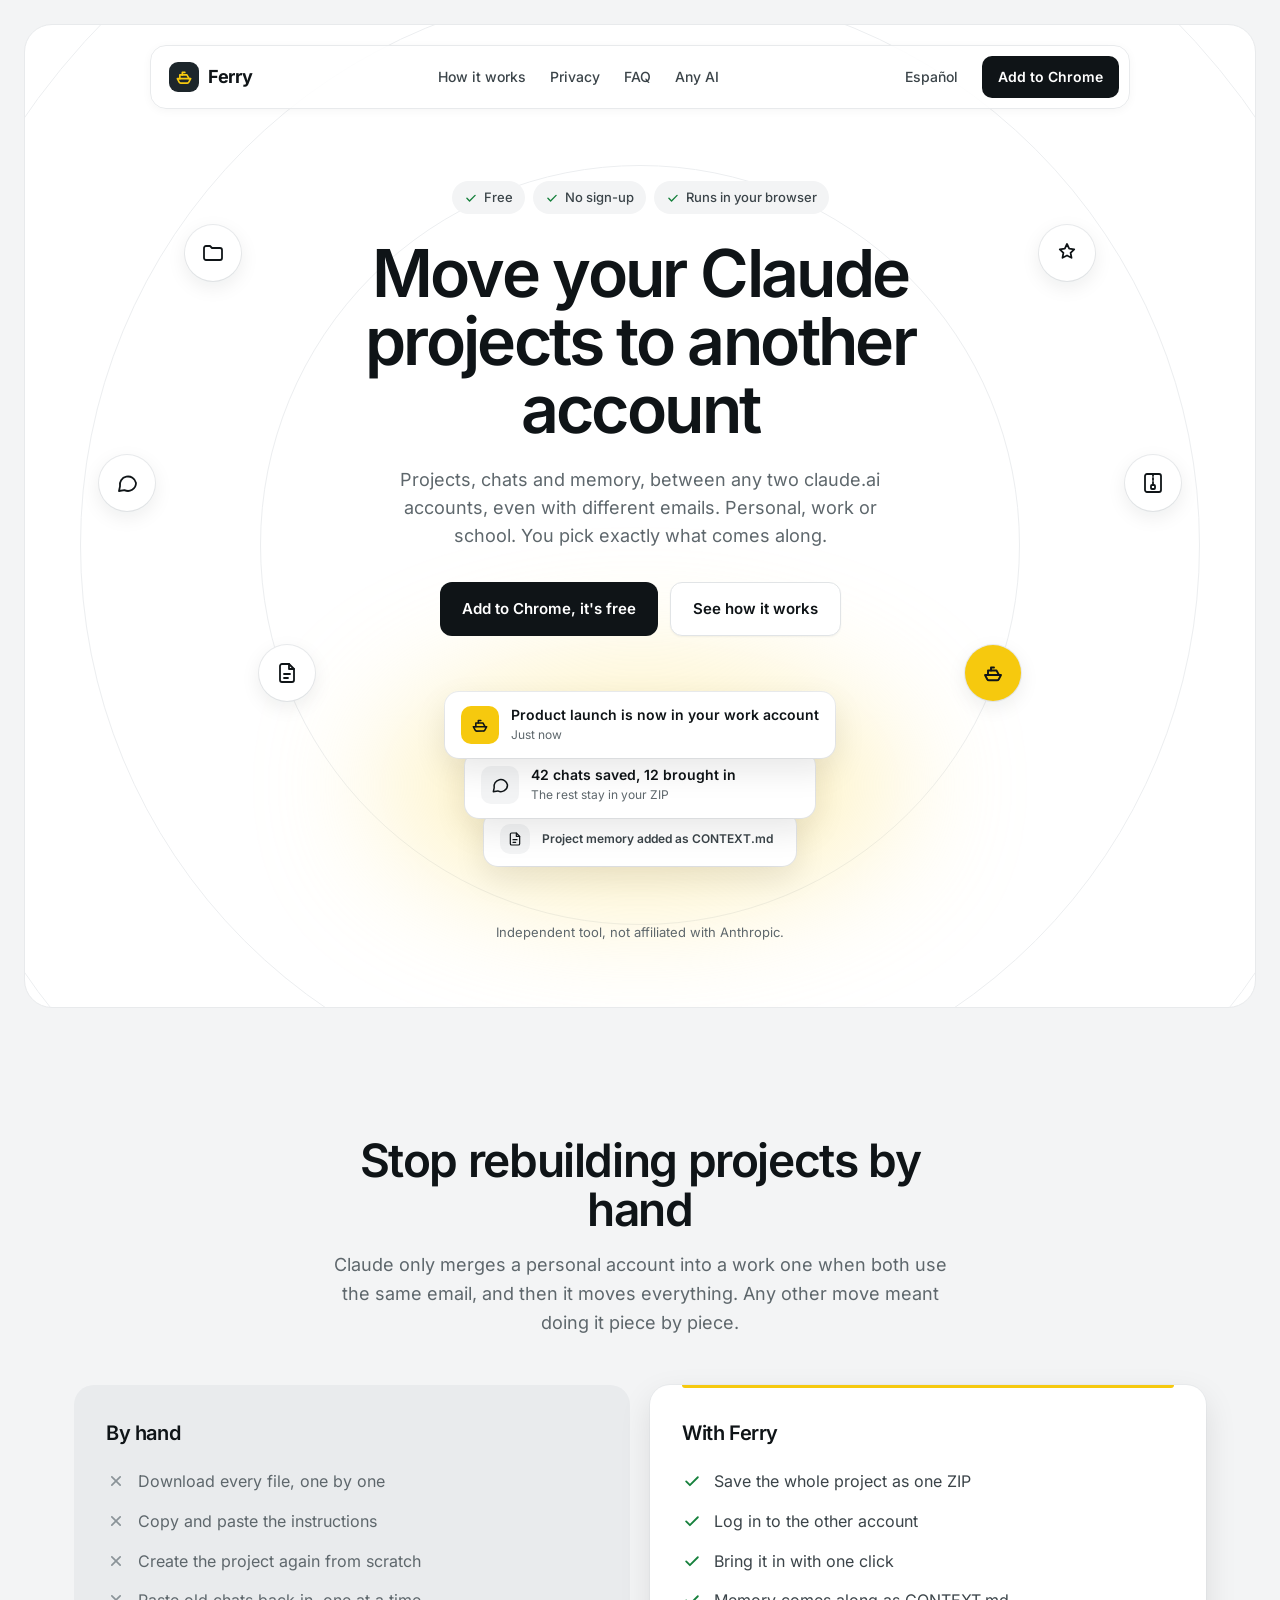
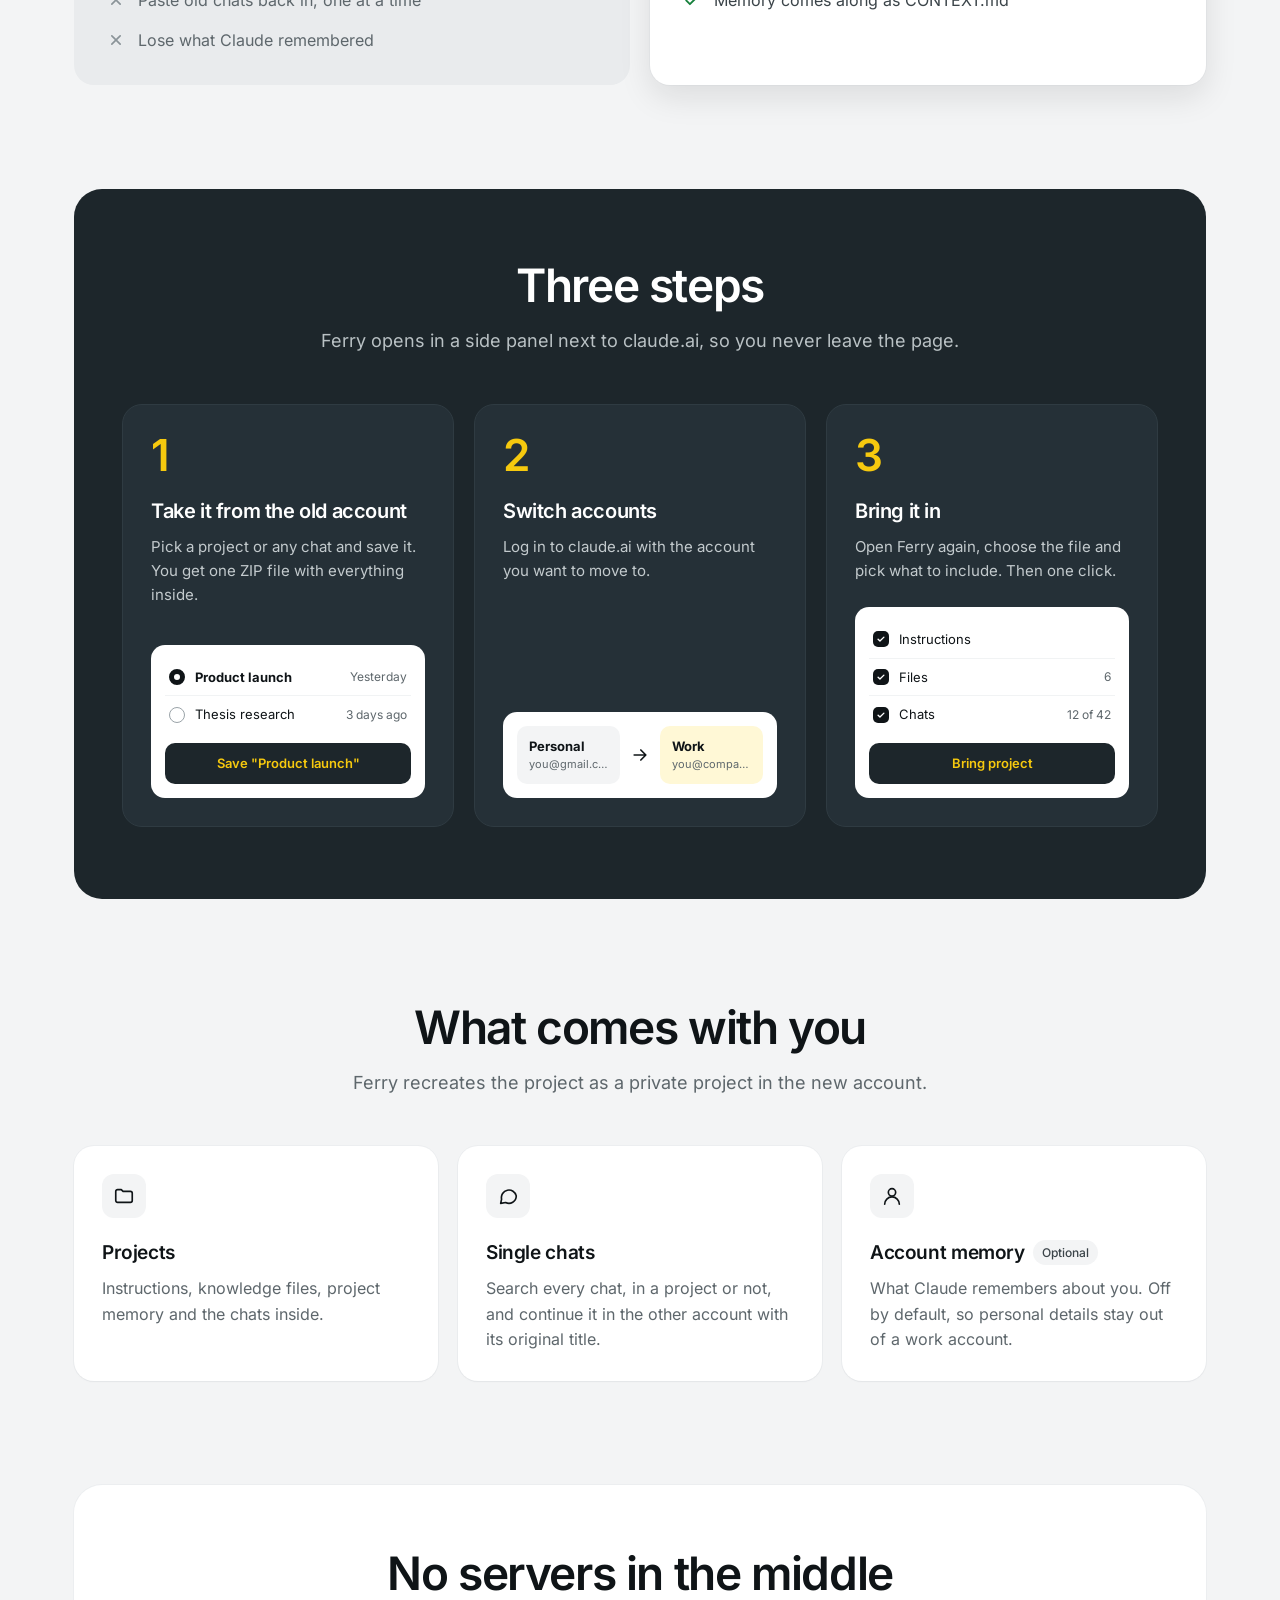
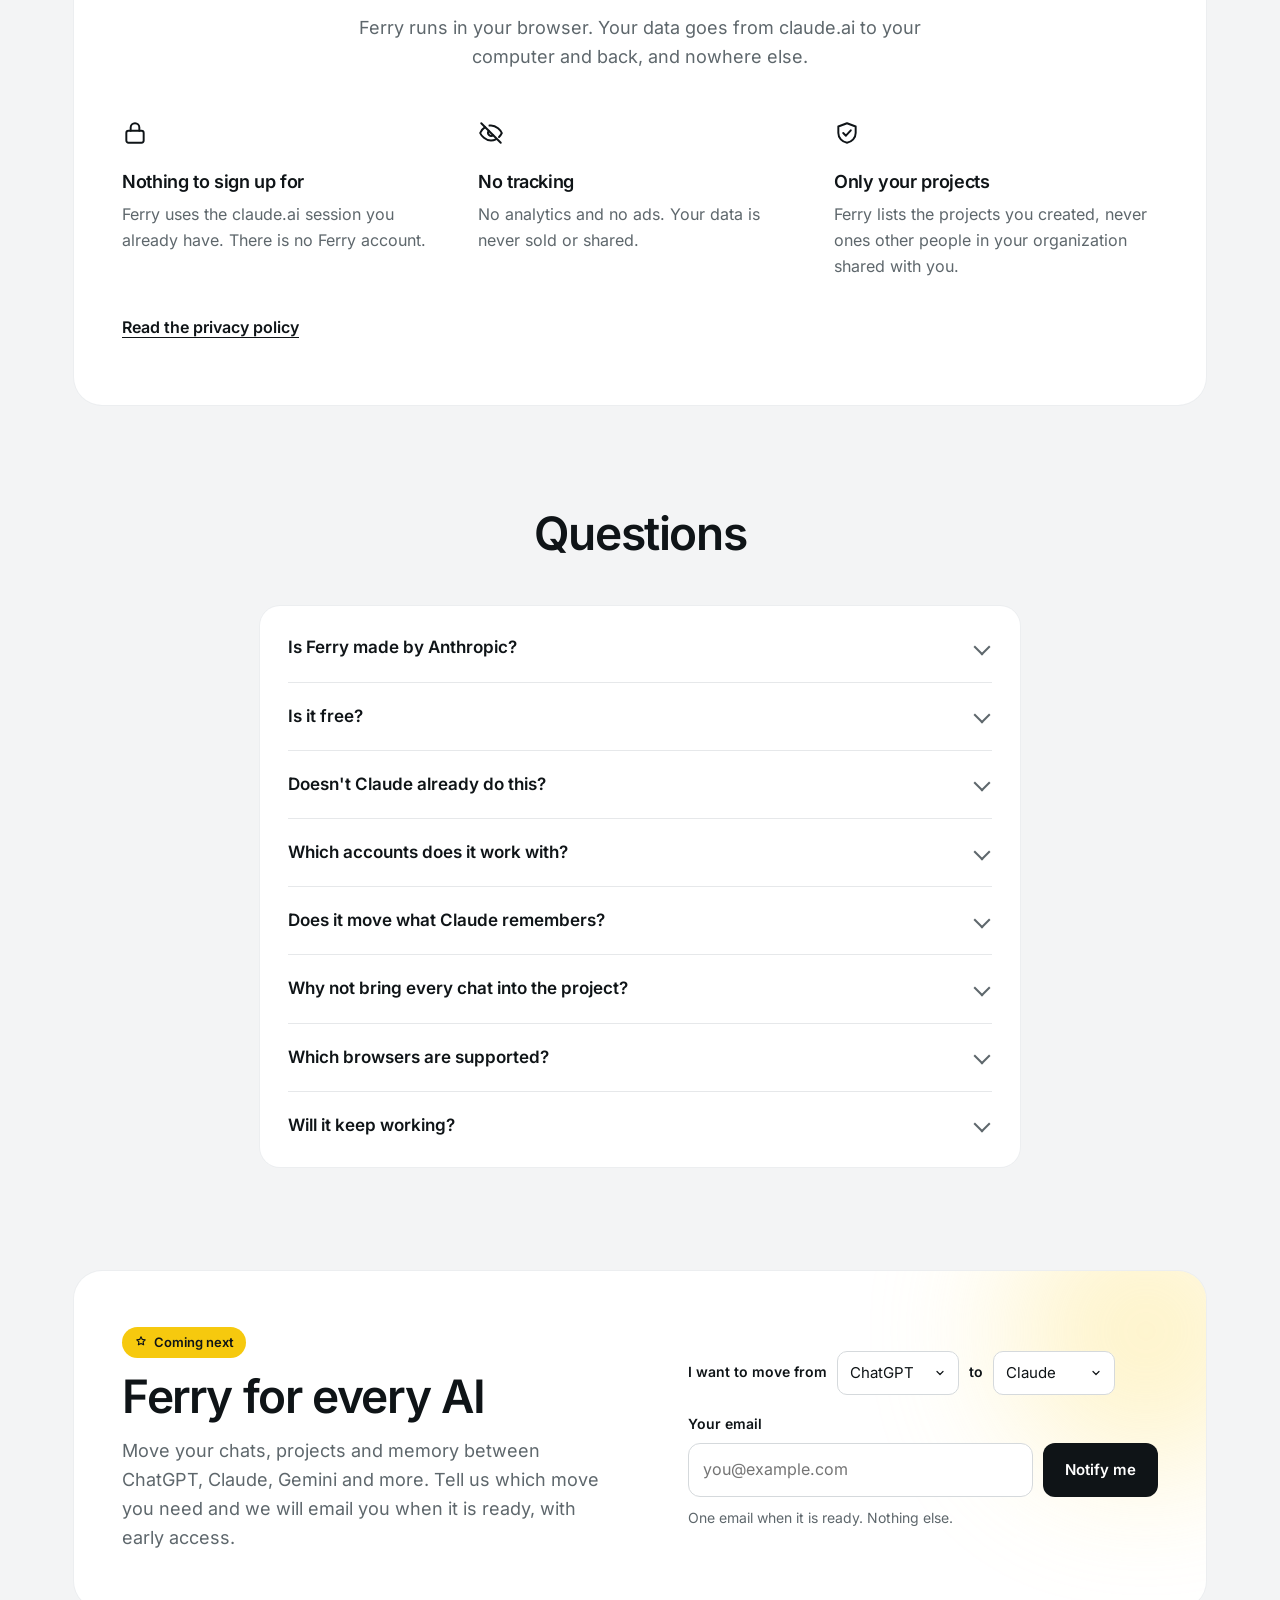
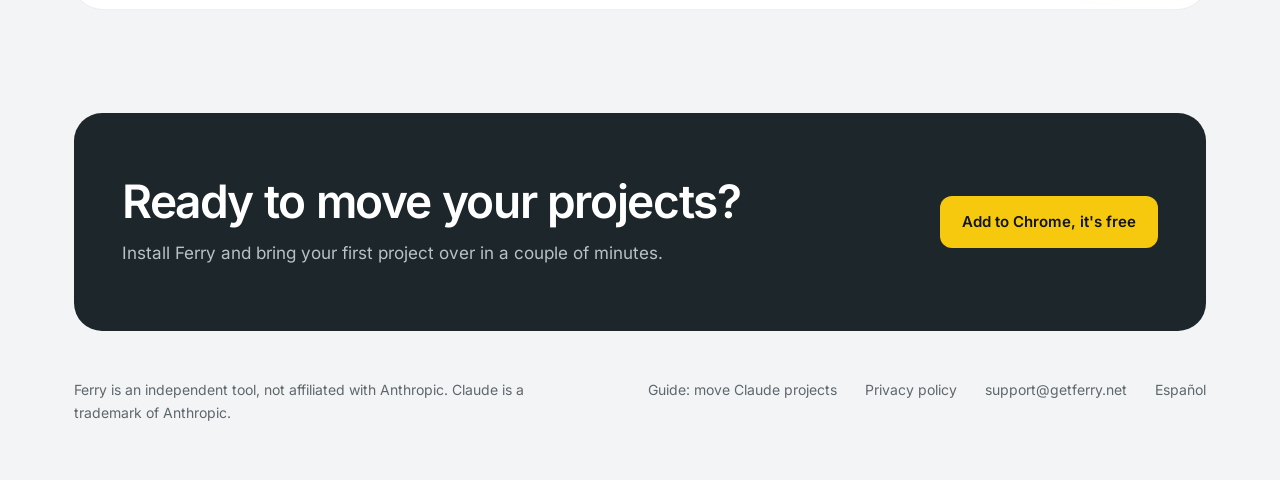
<file: index.html>
<!doctype html>
<html lang="en">
<head>
<meta charset="utf-8">
<meta name="viewport" content="width=device-width, initial-scale=1">
<title>Ferry: move Claude projects, chats and memory to another account</title>
<meta name="description" content="Ferry is a free Chrome extension that moves your Claude projects, chats and memory from one claude.ai account to another. Not affiliated with Anthropic.">
<link rel="canonical" href="https://getferry.net/">
<link rel="alternate" hreflang="en" href="https://getferry.net/">
<link rel="alternate" hreflang="es" href="https://getferry.net/es/">
<link rel="alternate" hreflang="x-default" href="https://getferry.net/">
<meta property="og:type" content="website">
<meta property="og:title" content="Ferry: move Claude projects, chats and memory to another account">
<meta property="og:description" content="Ferry is a free Chrome extension that moves your Claude projects, chats and memory from one claude.ai account to another. Not affiliated with Anthropic.">
<meta property="og:image" content="https://getferry.net/img/og.png">
<meta property="og:url" content="https://getferry.net/">
<meta name="twitter:card" content="summary_large_image">
<meta name="theme-color" content="#F3F4F5">
<link rel="icon" href="icon.png">
<link rel="preload" href="fonts/inter-latin.woff2" as="font" type="font/woff2" crossorigin>
<link rel="stylesheet" href="site.css">
<script>document.documentElement.classList.add('js')</script>
</head>
<body>
<a class="saltar" href="#contenido">Skip to content</a>

<main>
<div class="portada">
  <div class="marco">
    <div class="anillo anillo-1" aria-hidden="true"></div>
    <div class="anillo anillo-2" aria-hidden="true"></div>
    <div class="anillo anillo-3" aria-hidden="true"></div>
    <div class="brillo" aria-hidden="true"></div>
    <div class="orbita o1" aria-hidden="true"><svg viewBox="0 0 24 24" fill="none" stroke="currentColor" stroke-width="1.8" stroke-linecap="round" stroke-linejoin="round" aria-hidden="true"><path d="M3 7a2 2 0 0 1 2-2h4l2 2h8a2 2 0 0 1 2 2v8a2 2 0 0 1-2 2H5a2 2 0 0 1-2-2z"/></svg></div>
    <div class="orbita o2" aria-hidden="true"><svg viewBox="0 0 24 24" fill="none" stroke="currentColor" stroke-width="1.8" stroke-linecap="round" stroke-linejoin="round" aria-hidden="true"><path d="M21 12a8 8 0 0 1-11.6 7.1L4 20l1-4.6A8 8 0 1 1 21 12z"/></svg></div>
    <div class="orbita o3" aria-hidden="true"><svg viewBox="0 0 24 24" fill="none" stroke="currentColor" stroke-width="1.8" stroke-linecap="round" stroke-linejoin="round" aria-hidden="true"><path d="M14 3H7a2 2 0 0 0-2 2v14a2 2 0 0 0 2 2h10a2 2 0 0 0 2-2V8z"/><path d="M14 3v5h5"/><path d="M9 13h6M9 17h4"/></svg></div>
    <div class="orbita o4" aria-hidden="true"><svg viewBox="0 0 24 24" fill="none" stroke="currentColor" stroke-width="1.8" stroke-linecap="round" stroke-linejoin="round" aria-hidden="true"><path d="M12 3l2.2 4.6 5 .7-3.6 3.5.9 5L12 14.5 7.5 16.8l.9-5L4.8 8.3l5-.7z"/></svg></div>
    <div class="orbita o5" aria-hidden="true"><svg viewBox="0 0 24 24" fill="none" stroke="currentColor" stroke-width="1.8" stroke-linecap="round" stroke-linejoin="round" aria-hidden="true"><rect x="4" y="3" width="16" height="18" rx="2"/><path d="M12 3v2M12 7v2M12 11v2"/><rect x="10" y="14" width="4" height="4" rx="1"/></svg></div>
    <div class="orbita o6 acento" aria-hidden="true"><svg viewBox="0 0 24 24" fill="none" stroke="#0F1417" stroke-width="1.9" stroke-linecap="round" stroke-linejoin="round" aria-hidden="true"><path d="M4 14h16l-2.2 4.2a2 2 0 0 1-1.8 1.1H8a2 2 0 0 1-1.8-1.1z"/><path d="M7 14V9.5h8.5L18 14"/><path d="M10 9.5V6.5h3"/></svg></div>

    <header class="barra">
      <nav aria-label="Main">
        <a class="marca" href="./"><span><svg viewBox="0 0 24 24" fill="none" stroke="#F6C90E" stroke-width="2" stroke-linecap="round" stroke-linejoin="round" aria-hidden="true"><path d="M4 14h16l-2.2 4.2a2 2 0 0 1-1.8 1.1H8a2 2 0 0 1-1.8-1.1z"/><path d="M7 14V9.5h8.5L18 14"/><path d="M10 9.5V6.5h3"/></svg></span>Ferry</a>
        <a class="ancla" href="#how">How it works</a>
        <a class="ancla" href="#privacy">Privacy</a>
        <a class="ancla" href="#faq">FAQ</a>
        <a class="ancla" href="#pro">Any AI</a>
        <a class="idioma" href="es/" lang="es" hreflang="es">Español</a>
        <a class="boton boton-oscuro boton-pequeno" href="https://chromewebstore.google.com/detail/hflghkalnkgcmkpppfkpddelokimodag">Add to Chrome</a>
      </nav>
    </header>

    <div class="centro" id="contenido">
      <div class="chips"><span><svg viewBox="0 0 24 24" fill="none" stroke="#16803C" stroke-width="2.4" stroke-linecap="round" stroke-linejoin="round" aria-hidden="true"><path d="M5 12.5l4.5 4.5L19 7.5"/></svg>Free</span><span><svg viewBox="0 0 24 24" fill="none" stroke="#16803C" stroke-width="2.4" stroke-linecap="round" stroke-linejoin="round" aria-hidden="true"><path d="M5 12.5l4.5 4.5L19 7.5"/></svg>No sign-up</span><span><svg viewBox="0 0 24 24" fill="none" stroke="#16803C" stroke-width="2.4" stroke-linecap="round" stroke-linejoin="round" aria-hidden="true"><path d="M5 12.5l4.5 4.5L19 7.5"/></svg>Runs in your browser</span></div>
      <h1><span class="palabra" style="--i:0">Move</span> <span class="palabra" style="--i:1">your</span> <span class="palabra" style="--i:2">Claude</span> <span class="palabra" style="--i:3">projects</span> <span class="palabra" style="--i:4">to</span> <span class="palabra" style="--i:5">another</span> <span class="palabra" style="--i:6">account</span></h1>
      <p class="entrada">Projects, chats and memory, between any two claude.ai accounts, even with different emails. Personal, work or school. You pick exactly what comes along.</p>
      <div class="acciones">
        <a class="boton boton-oscuro" href="https://chromewebstore.google.com/detail/hflghkalnkgcmkpppfkpddelokimodag">Add to Chrome, it's free</a>
        <a class="boton boton-claro" href="#how">See how it works</a>
      </div>
      <div class="pila" aria-hidden="true">
        <div class="aviso-tarjeta t1"><span class="icono"><svg viewBox="0 0 24 24" fill="none" stroke="#0F1417" stroke-width="1.9" stroke-linecap="round" stroke-linejoin="round" aria-hidden="true"><path d="M4 14h16l-2.2 4.2a2 2 0 0 1-1.8 1.1H8a2 2 0 0 1-1.8-1.1z"/><path d="M7 14V9.5h8.5L18 14"/><path d="M10 9.5V6.5h3"/></svg></span><span><strong>Product launch is now in your work account</strong><small>Just now</small></span></div>
        <div class="aviso-tarjeta t2"><span class="icono"><svg viewBox="0 0 24 24" fill="none" stroke="currentColor" stroke-width="1.8" stroke-linecap="round" stroke-linejoin="round" aria-hidden="true"><path d="M21 12a8 8 0 0 1-11.6 7.1L4 20l1-4.6A8 8 0 1 1 21 12z"/></svg></span><span><strong>42 chats saved, 12 brought in</strong><small>The rest stay in your ZIP</small></span></div>
        <div class="aviso-tarjeta t3"><span class="icono"><svg viewBox="0 0 24 24" fill="none" stroke="currentColor" stroke-width="1.8" stroke-linecap="round" stroke-linejoin="round" aria-hidden="true"><path d="M14 3H7a2 2 0 0 0-2 2v14a2 2 0 0 0 2 2h10a2 2 0 0 0 2-2V8z"/><path d="M14 3v5h5"/><path d="M9 13h6M9 17h4"/></svg></span><span><strong>Project memory added as CONTEXT.md</strong></span></div>
      </div>
      <p class="legal">Independent tool, not affiliated with Anthropic.</p>
    </div>
  </div>
</div>

<div class="envoltura">
  <section class="seccion" aria-labelledby="cmp-h">
    <div class="cabeza"><h2 id="cmp-h" data-aparece><span class="palabra" style="--i:0">Stop</span> <span class="palabra" style="--i:1">rebuilding</span> <span class="palabra" style="--i:2">projects</span> <span class="palabra" style="--i:3">by</span> <span class="palabra" style="--i:4">hand</span></h2><p data-aparece style="--retraso:.2s">Claude only merges a personal account into a work one when both use the same email, and then it moves everything. Any other move meant doing it piece by piece.</p></div>
    <div class="comparar">
      <div class="lado a-mano" data-aparece><h3>By hand</h3><ul><li><svg viewBox="0 0 24 24" fill="none" stroke="#8A9398" stroke-width="2" stroke-linecap="round" stroke-linejoin="round" aria-hidden="true"><path d="M7 7l10 10M17 7L7 17"/></svg>Download every file, one by one</li><li><svg viewBox="0 0 24 24" fill="none" stroke="#8A9398" stroke-width="2" stroke-linecap="round" stroke-linejoin="round" aria-hidden="true"><path d="M7 7l10 10M17 7L7 17"/></svg>Copy and paste the instructions</li><li><svg viewBox="0 0 24 24" fill="none" stroke="#8A9398" stroke-width="2" stroke-linecap="round" stroke-linejoin="round" aria-hidden="true"><path d="M7 7l10 10M17 7L7 17"/></svg>Create the project again from scratch</li><li><svg viewBox="0 0 24 24" fill="none" stroke="#8A9398" stroke-width="2" stroke-linecap="round" stroke-linejoin="round" aria-hidden="true"><path d="M7 7l10 10M17 7L7 17"/></svg>Paste old chats back in, one at a time</li><li><svg viewBox="0 0 24 24" fill="none" stroke="#8A9398" stroke-width="2" stroke-linecap="round" stroke-linejoin="round" aria-hidden="true"><path d="M7 7l10 10M17 7L7 17"/></svg>Lose what Claude remembered</li></ul></div>
      <div class="lado con-ferry" data-aparece style="--retraso:.15s"><h3>With Ferry</h3><ul><li><svg viewBox="0 0 24 24" fill="none" stroke="#16803C" stroke-width="2.2" stroke-linecap="round" stroke-linejoin="round" aria-hidden="true"><path d="M5 12.5l4.5 4.5L19 7.5"/></svg>Save the whole project as one ZIP</li><li><svg viewBox="0 0 24 24" fill="none" stroke="#16803C" stroke-width="2.2" stroke-linecap="round" stroke-linejoin="round" aria-hidden="true"><path d="M5 12.5l4.5 4.5L19 7.5"/></svg>Log in to the other account</li><li><svg viewBox="0 0 24 24" fill="none" stroke="#16803C" stroke-width="2.2" stroke-linecap="round" stroke-linejoin="round" aria-hidden="true"><path d="M5 12.5l4.5 4.5L19 7.5"/></svg>Bring it in with one click</li><li><svg viewBox="0 0 24 24" fill="none" stroke="#16803C" stroke-width="2.2" stroke-linecap="round" stroke-linejoin="round" aria-hidden="true"><path d="M5 12.5l4.5 4.5L19 7.5"/></svg>Memory comes along as CONTEXT.md</li></ul></div>
    </div>
  </section>

  <section class="seccion" id="how" aria-labelledby="how-h">
    <div class="pasos-banda">
      <div class="cabeza"><h2 id="how-h" data-aparece><span class="palabra" style="--i:0">Three</span> <span class="palabra" style="--i:1">steps</span></h2><p data-aparece style="--retraso:.2s">Ferry opens in a side panel next to claude.ai, so you never leave the page.</p></div>
      <ol class="pasos">
        <li class="paso" data-aparece><h3>Take it from the old account</h3><p>Pick a project or any chat and save it. You get one ZIP file with everything inside.</p>
          <div class="mini" aria-hidden="true">
            <div class="mini-fila"><span class="radio"></span><b>Product launch</b><small>Yesterday</small></div>
            <div class="mini-fila"><span class="radio" style="border:1.5px solid #9AA3A8"></span>Thesis research<small>3 days ago</small></div>
            <div class="mini-boton">Save "Product launch"</div>
          </div></li>
        <li class="paso" data-aparece style="--retraso:.12s"><h3>Switch accounts</h3><p>Log in to claude.ai with the account you want to move to.</p>
          <div class="mini" aria-hidden="true">
            <div class="cuentas">
              <div class="cuenta"><b>Personal</b><small>you@gmail.com</small></div>
              <svg viewBox="0 0 24 24" fill="none" stroke="#0F1417" stroke-width="2" stroke-linecap="round" stroke-linejoin="round" aria-hidden="true"><path d="M5 12h14M13 6l6 6-6 6"/></svg>
              <div class="cuenta destino"><b>Work</b><small>you@company.com</small></div>
            </div>
          </div></li>
        <li class="paso" data-aparece style="--retraso:.24s"><h3>Bring it in</h3><p>Open Ferry again, choose the file and pick what to include. Then one click.</p>
          <div class="mini" aria-hidden="true">
            <div class="mini-fila"><span class="check"><svg viewBox="0 0 24 24" fill="none" stroke="#FFFFFF" stroke-width="3.2" stroke-linecap="round" stroke-linejoin="round" aria-hidden="true"><path d="M5 12.5l4.5 4.5L19 7.5"/></svg></span>Instructions</div>
            <div class="mini-fila"><span class="check"><svg viewBox="0 0 24 24" fill="none" stroke="#FFFFFF" stroke-width="3.2" stroke-linecap="round" stroke-linejoin="round" aria-hidden="true"><path d="M5 12.5l4.5 4.5L19 7.5"/></svg></span>Files<small>6</small></div>
            <div class="mini-fila"><span class="check"><svg viewBox="0 0 24 24" fill="none" stroke="#FFFFFF" stroke-width="3.2" stroke-linecap="round" stroke-linejoin="round" aria-hidden="true"><path d="M5 12.5l4.5 4.5L19 7.5"/></svg></span>Chats<small>12 of 42</small></div>
            <div class="mini-boton">Bring project</div>
          </div></li>
      </ol>
    </div>
  </section>

  <section class="seccion" aria-labelledby="what-h">
    <div class="cabeza"><h2 id="what-h" data-aparece><span class="palabra" style="--i:0">What</span> <span class="palabra" style="--i:1">comes</span> <span class="palabra" style="--i:2">with</span> <span class="palabra" style="--i:3">you</span></h2><p data-aparece style="--retraso:.2s">Ferry recreates the project as a private project in the new account.</p></div>
    <div class="carga">
      <article data-aparece><div class="icono"><svg viewBox="0 0 24 24" fill="none" stroke="currentColor" stroke-width="1.8" stroke-linecap="round" stroke-linejoin="round" aria-hidden="true"><path d="M3 7a2 2 0 0 1 2-2h4l2 2h8a2 2 0 0 1 2 2v8a2 2 0 0 1-2 2H5a2 2 0 0 1-2-2z"/></svg></div><h3>Projects</h3><p>Instructions, knowledge files, project memory and the chats inside.</p></article>
      <article data-aparece style="--retraso:.12s"><div class="icono"><svg viewBox="0 0 24 24" fill="none" stroke="currentColor" stroke-width="1.8" stroke-linecap="round" stroke-linejoin="round" aria-hidden="true"><path d="M21 12a8 8 0 0 1-11.6 7.1L4 20l1-4.6A8 8 0 1 1 21 12z"/></svg></div><h3>Single chats</h3><p>Search every chat, in a project or not, and continue it in the other account with its original title.</p></article>
      <article data-aparece style="--retraso:.24s"><div class="icono"><svg viewBox="0 0 24 24" fill="none" stroke="currentColor" stroke-width="1.8" stroke-linecap="round" stroke-linejoin="round" aria-hidden="true"><circle cx="12" cy="8" r="4"/><path d="M4 21a8 8 0 0 1 16 0"/></svg></div><h3>Account memory <em>Optional</em></h3><p>What Claude remembers about you. Off by default, so personal details stay out of a work account.</p></article>
    </div>
  </section>

  <section class="seccion" id="privacy" aria-labelledby="priv-h">
    <div class="privada">
      <div class="cabeza"><h2 id="priv-h" data-aparece><span class="palabra" style="--i:0">No</span> <span class="palabra" style="--i:1">servers</span> <span class="palabra" style="--i:2">in</span> <span class="palabra" style="--i:3">the</span> <span class="palabra" style="--i:4">middle</span></h2><p data-aparece style="--retraso:.2s">Ferry runs in your browser. Your data goes from claude.ai to your computer and back, and nowhere else.</p></div>
      <div class="privada-grid">
        <div data-aparece><svg viewBox="0 0 24 24" fill="none" stroke="currentColor" stroke-width="1.8" stroke-linecap="round" stroke-linejoin="round" aria-hidden="true"><rect x="4" y="10" width="16" height="11" rx="2"/><path d="M8 10V7a4 4 0 0 1 8 0v3"/></svg><h3>Nothing to sign up for</h3><p>Ferry uses the claude.ai session you already have. There is no Ferry account.</p></div>
        <div data-aparece style="--retraso:.12s"><svg viewBox="0 0 24 24" fill="none" stroke="currentColor" stroke-width="1.8" stroke-linecap="round" stroke-linejoin="round" aria-hidden="true"><path d="M3 3l18 18"/><path d="M10.6 5.1A10 10 0 0 1 12 5c5 0 9 4.5 10 7a13 13 0 0 1-2.6 3.7M6.6 6.6C4.3 8 2.7 10.2 2 12c1 2.5 5 7 10 7a9.6 9.6 0 0 0 4.4-1.1"/><path d="M9.9 9.9a3 3 0 0 0 4.2 4.2"/></svg><h3>No tracking</h3><p>No analytics and no ads. Your data is never sold or shared.</p></div>
        <div data-aparece style="--retraso:.24s"><svg viewBox="0 0 24 24" fill="none" stroke="currentColor" stroke-width="1.8" stroke-linecap="round" stroke-linejoin="round" aria-hidden="true"><path d="M12 3l8 3v6c0 4.5-3.4 8.2-8 9-4.6-.8-8-4.5-8-9V6z"/><path d="M8.5 12l2.5 2.5 4.5-5"/></svg><h3>Only your projects</h3><p>Ferry lists the projects you created, never ones other people in your organization shared with you.</p></div>
      </div>
      <a class="enlace" href="privacy.html">Read the privacy policy</a>
    </div>
  </section>

  <section class="seccion" id="faq" aria-labelledby="faq-h">
    <div class="cabeza"><h2 id="faq-h" data-aparece><span class="palabra" style="--i:0">Questions</span></h2></div>
    <div class="preguntas" data-aparece style="--retraso:.1s">
      <details><summary>Is Ferry made by Anthropic?</summary><p>No. Ferry is an independent tool. It is not made, endorsed or supported by Anthropic. Claude is a trademark of Anthropic.</p></details>
      <details><summary>Is it free?</summary><p>Yes. Ferry is free to install and use.</p></details>
      <details><summary>Doesn't Claude already do this?</summary><p>Only in one case: when you join a Team or Enterprise plan with the same email as your personal account, Claude can move that whole account into it. It cannot move between different emails, from a work account to a personal one, or between two personal accounts, and you cannot choose what moves. Ferry handles all of those.</p></details>
      <details><summary>Which accounts does it work with?</summary><p>Any claude.ai account you can log in to in Chrome. Ferry works on the claude.ai website, not inside the desktop or mobile apps.</p></details>
      <details><summary>Does it move what Claude remembers?</summary><p>Project memory comes as a CONTEXT.md file in the new project, so Claude can read it from the first chat. Account memory is optional and comes as an ABOUT-ME.md file.</p></details>
      <details><summary>Why not bring every chat into the project?</summary><p>Projects have a size limit and long chats fill it quickly. Ferry ticks the recommended items and shows the size before you import. Every chat stays saved in the ZIP file.</p></details>
      <details><summary>Which browsers are supported?</summary><p>Chrome. Other Chromium browsers such as Edge or Brave may work, but they are not tested yet.</p></details>
      <details><summary>Will it keep working?</summary><p>Ferry uses the same pages claude.ai uses. If claude.ai changes, a feature may stop working until Ferry is updated.</p></details>
    </div>
  </section>

  <section class="seccion" id="pro" aria-labelledby="pro-h">
    <div class="pro" data-aparece>
      <div class="pro-texto">
        <span class="pro-marca"><svg viewBox="0 0 24 24" fill="none" stroke="#0F1417" stroke-width="2" stroke-linecap="round" stroke-linejoin="round" aria-hidden="true"><path d="M12 3l2.2 4.6 5 .7-3.6 3.5.9 5L12 14.5 7.5 16.8l.9-5L4.8 8.3l5-.7z"/></svg>Coming next</span>
        <h2 id="pro-h" data-aparece><span class="palabra" style="--i:0">Ferry</span> <span class="palabra" style="--i:1">for</span> <span class="palabra" style="--i:2">every</span> <span class="palabra" style="--i:3">AI</span></h2>
        <p>Move your chats, projects and memory between ChatGPT, Claude, Gemini and more. Tell us which move you need and we will email you when it is ready, with early access.</p>
      </div>
      <form class="pro-form" id="lista" novalidate>
        <div class="pro-ias">
          <label for="pro-desde">I want to move from</label>
          <select id="pro-desde" name="desde"><option selected>ChatGPT</option><option>Claude</option><option>Gemini</option><option>Copilot</option><option>Perplexity</option><option>Grok</option><option>DeepSeek</option><option value="Other">Other</option></select>
          <label for="pro-hacia">to</label>
          <select id="pro-hacia" name="hacia"><option>ChatGPT</option><option selected>Claude</option><option>Gemini</option><option>Copilot</option><option>Perplexity</option><option>Grok</option><option>DeepSeek</option><option value="Other">Other</option></select>
        </div>
        <label for="pro-email">Your email</label>
        <div class="pro-fila">
          <input id="pro-email" name="email" type="email" autocomplete="email" required placeholder="you@example.com">
          <button class="boton boton-oscuro" type="submit">Notify me</button>
        </div>
        <input class="trampa" name="website" tabindex="-1" autocomplete="off" aria-hidden="true">
        <p class="pro-nota" id="pro-estado" role="status" data-ok="You're on the list. Thanks!" data-err="That did not work. Check the email or write to support@getferry.net.">One email when it is ready. Nothing else.</p>
      </form>
    </div>
  </section>

  <section class="final" aria-labelledby="final-h">
    <div><h2 id="final-h" data-aparece><span class="palabra" style="--i:0">Ready</span> <span class="palabra" style="--i:1">to</span> <span class="palabra" style="--i:2">move</span> <span class="palabra" style="--i:3">your</span> <span class="palabra" style="--i:4">projects?</span></h2><p data-aparece style="--retraso:.25s">Install Ferry and bring your first project over in a couple of minutes.</p></div>
    <a class="boton boton-amarillo" href="https://chromewebstore.google.com/detail/hflghkalnkgcmkpppfkpddelokimodag" data-aparece style="--retraso:.35s">Add to Chrome, it's free</a>
  </section>
</div>
</main>

<footer class="pie">
  <div class="envoltura">
    <p class="aviso">Ferry is an independent tool, not affiliated with Anthropic. Claude is a trademark of Anthropic.</p>
    <a href="guides/move-claude-projects-to-another-account/">Guide: move Claude projects</a>
    <a href="privacy.html">Privacy policy</a>
    <a href="mailto:support@getferry.net">support@getferry.net</a>
    <a href="es/" lang="es" hreflang="es">Español</a>
  </div>
</footer>
<script>
(function () {
  var els = document.querySelectorAll('[data-aparece]');
  if (!('IntersectionObserver' in window) || window.matchMedia('(prefers-reduced-motion: reduce)').matches) {
    els.forEach(function (e) { e.classList.add('visible'); });
    return;
  }
  var io = new IntersectionObserver(function (entradas) {
    entradas.forEach(function (e) {
      if (e.isIntersecting) { e.target.classList.add('visible'); io.unobserve(e.target); }
    });
  }, { threshold: 0.15, rootMargin: '0px 0px -40px 0px' });
  els.forEach(function (e) { io.observe(e); });
})();
(function () {
  var form = document.getElementById('lista');
  if (!form) return;
  var estado = document.getElementById('pro-estado');
  var boton = form.querySelector('button');
  form.addEventListener('submit', function (ev) {
    ev.preventDefault();
    var email = form.email.value.trim();
    if (!form.email.checkValidity() || !email) { estado.textContent = estado.dataset.err; estado.className = 'pro-nota mal'; form.email.focus(); return; }
    boton.disabled = true;
    fetch('/api/waitlist', { method: 'POST', headers: { 'content-type': 'application/json' },
      body: JSON.stringify({ email: email, desde: form.desde.value, hacia: form.hacia.value, lang: document.documentElement.lang, website: form.website.value }) })
      .then(function (r) { return r.json().then(function (d) { if (!r.ok || !d.ok) throw new Error('x'); }); })
      .then(function () { estado.textContent = estado.dataset.ok; estado.className = 'pro-nota bien'; form.reset(); })
      .catch(function () { estado.textContent = estado.dataset.err; estado.className = 'pro-nota mal'; })
      .then(function () { boton.disabled = false; });
  });
})();
</script>
</body>
</html>
</file>
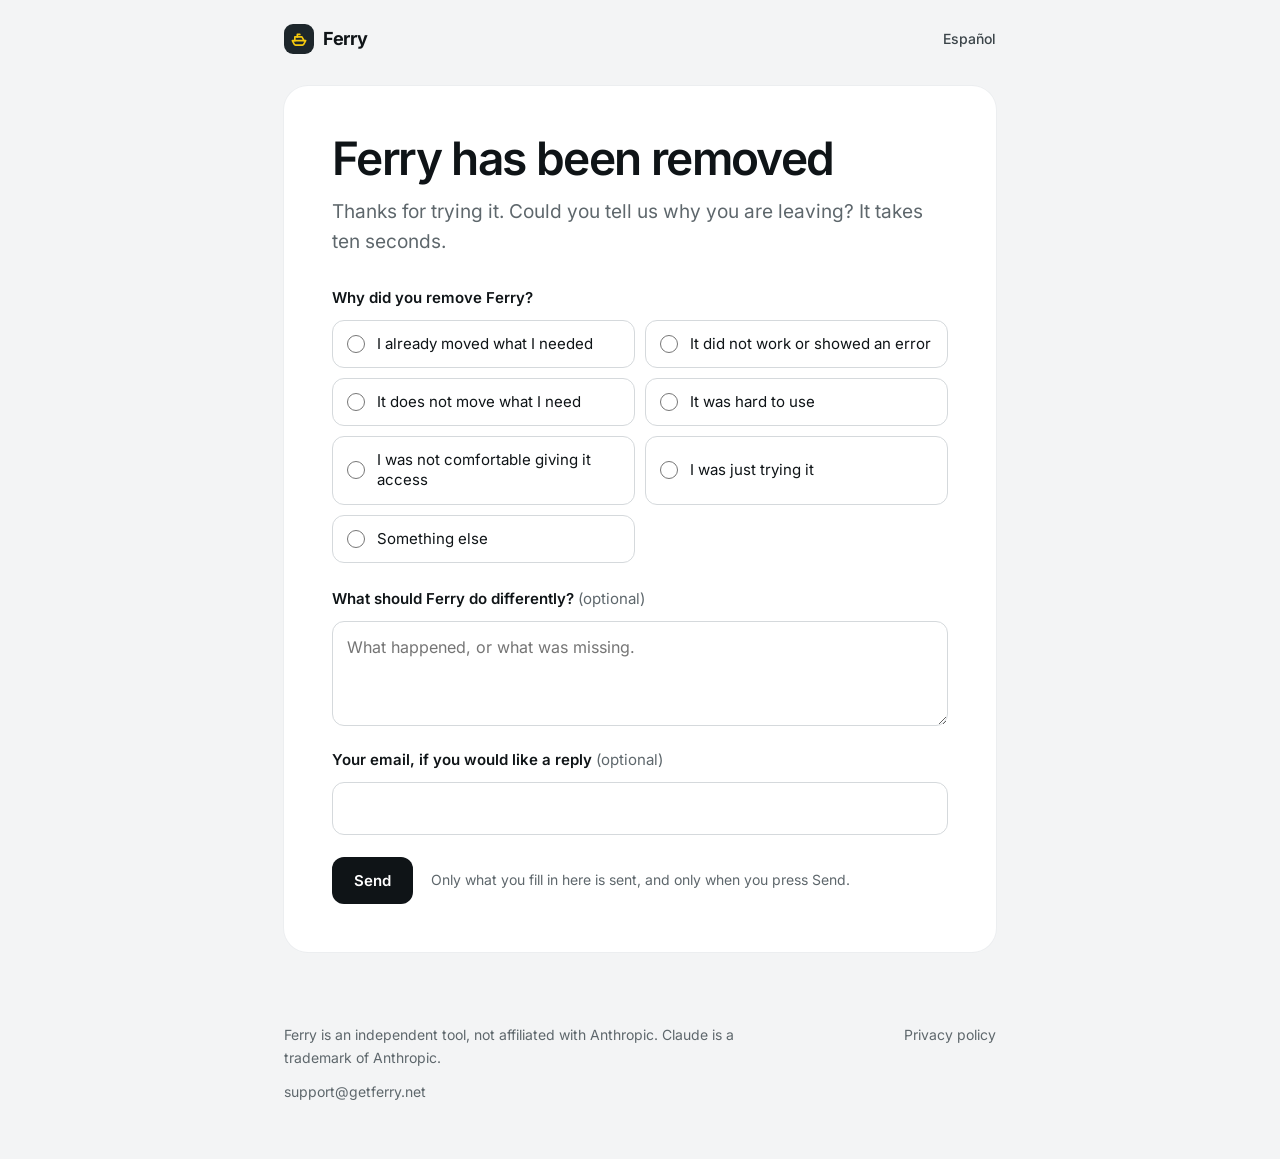
<file: bye/index.html>
<!doctype html>
<html lang="en">
<head>
<meta charset="utf-8">
<meta name="viewport" content="width=device-width, initial-scale=1">
<title>Ferry has been removed</title>
<meta name="robots" content="noindex">
<meta name="theme-color" content="#F3F4F5">
<link rel="icon" href="../icon.png">
<link rel="preload" href="../fonts/inter-latin.woff2" as="font" type="font/woff2" crossorigin>
<link rel="stylesheet" href="../site.css">
</head>
<body>
<div class="envoltura fb">
  <header class="guia-cabecera">
    <a class="marca" href="../"><span><svg viewBox="0 0 24 24" fill="none" stroke="#F6C90E" stroke-width="2" stroke-linecap="round" stroke-linejoin="round" aria-hidden="true"><path d="M4 14h16l-2.2 4.2a2 2 0 0 1-1.8 1.1H8a2 2 0 0 1-1.8-1.1z"/><path d="M7 14V9.5h8.5L18 14"/><path d="M10 9.5V6.5h3"/></svg></span>Ferry</a>
    <a class="idioma" href="../es/adios/" lang="es" hreflang="es">Español</a>
  </header>
  <main>
  <section class="fb-tarjeta" aria-labelledby="fb-h">
    <h1 id="fb-h">Ferry has been removed</h1>
    <p class="fb-entrada">Thanks for trying it. Could you tell us why you are leaving? It takes ten seconds.</p>
    <form class="fb-form" id="fb" novalidate data-tipo="bye">
      <fieldset>
        <legend>Why did you remove Ferry?</legend>
        <div class="fb-ops"><label class="fb-op"><input type="radio" name="motivo" value="done"><span>I already moved what I needed</span></label><label class="fb-op"><input type="radio" name="motivo" value="broken"><span>It did not work or showed an error</span></label><label class="fb-op"><input type="radio" name="motivo" value="missing"><span>It does not move what I need</span></label><label class="fb-op"><input type="radio" name="motivo" value="hard"><span>It was hard to use</span></label><label class="fb-op"><input type="radio" name="motivo" value="trust"><span>I was not comfortable giving it access</span></label><label class="fb-op"><input type="radio" name="motivo" value="trying"><span>I was just trying it</span></label><label class="fb-op"><input type="radio" name="motivo" value="other"><span>Something else</span></label></div>
      </fieldset>
      <label for="fb-texto">What should Ferry do differently? <span class="fb-opc">(optional)</span></label>
      <textarea id="fb-texto" name="texto" rows="3" maxlength="2000" placeholder="What happened, or what was missing."></textarea>
      <label for="fb-email">Your email, if you would like a reply <span class="fb-opc">(optional)</span></label>
      <input id="fb-email" name="email" type="email" autocomplete="email" maxlength="254">
      <input class="trampa" name="website" tabindex="-1" autocomplete="off" aria-hidden="true">
      <div class="fb-envio">
        <button class="boton boton-oscuro" type="submit">Send</button>
        <p class="pro-nota" id="fb-estado" role="status" data-ok="Thanks for telling us." data-err="That did not work. Try again or write to support@getferry.net." data-need="Pick an option or write a few words first." data-mail="Check the email address, or leave it empty.">Only what you fill in here is sent, and only when you press Send.</p>
      </div>
    </form>
    <p class="fb-otra" id="fb-otra" hidden>If you need Ferry again, it is still free. <a href="https://chromewebstore.google.com/detail/hflghkalnkgcmkpppfkpddelokimodag">Add Ferry to Chrome</a></p>
  </section>
  </main>
</div>
<footer class="pie">
  <div class="envoltura fb">
    <p class="aviso">Ferry is an independent tool, not affiliated with Anthropic. Claude is a trademark of Anthropic.</p>
    <a href="../privacy.html">Privacy policy</a>
    <a href="mailto:support@getferry.net">support@getferry.net</a>
  </div>
</footer>
<script>
(function () {
  var form = document.getElementById('fb');
  var estado = document.getElementById('fb-estado');
  var boton = form.querySelector('button');
  var v = new URLSearchParams(location.search).get('v') || '';
  function aviso(texto, clase) { estado.textContent = texto; estado.className = 'pro-nota ' + clase; }
  function marcados(nombre) {
    return Array.prototype.map.call(form.querySelectorAll('input[name=' + nombre + ']:checked'), function (i) { return i.value; });
  }
  form.addEventListener('submit', function (ev) {
    ev.preventDefault();
    var datos = { tipo: form.dataset.tipo, motivo: marcados('motivo')[0] || '', que: marcados('que'), donde: marcados('donde') };
    var texto = form.texto.value.trim();
    var email = form.email.value.trim();
    if (!datos.motivo && !datos.que.length && !datos.donde.length && !texto) { aviso(estado.dataset.need, 'mal'); return; }
    if (email && !form.email.checkValidity()) { aviso(estado.dataset.mail, 'mal'); form.email.focus(); return; }
    datos.texto = texto; datos.email = email; datos.version = v;
    datos.lang = document.documentElement.lang; datos.website = form.website.value;
    boton.disabled = true;
    fetch('/api/feedback', { method: 'POST', headers: { 'content-type': 'application/json' }, body: JSON.stringify(datos) })
      .then(function (r) { return r.json().then(function (d) { if (!r.ok || !d.ok) throw new Error('x'); }); })
      .then(function () {
        form.hidden = true;
        var gracias = document.createElement('p');
        gracias.className = 'fb-gracias'; gracias.setAttribute('role', 'status'); gracias.tabIndex = -1;
        gracias.textContent = estado.dataset.ok;
        form.parentNode.insertBefore(gracias, form);
        gracias.focus();
        var otra = document.getElementById('fb-otra'); if (otra) otra.hidden = false;
      })
      .catch(function () { aviso(estado.dataset.err, 'mal'); boton.disabled = false; });
  });
})();
</script>
</body>
</html>
</file>
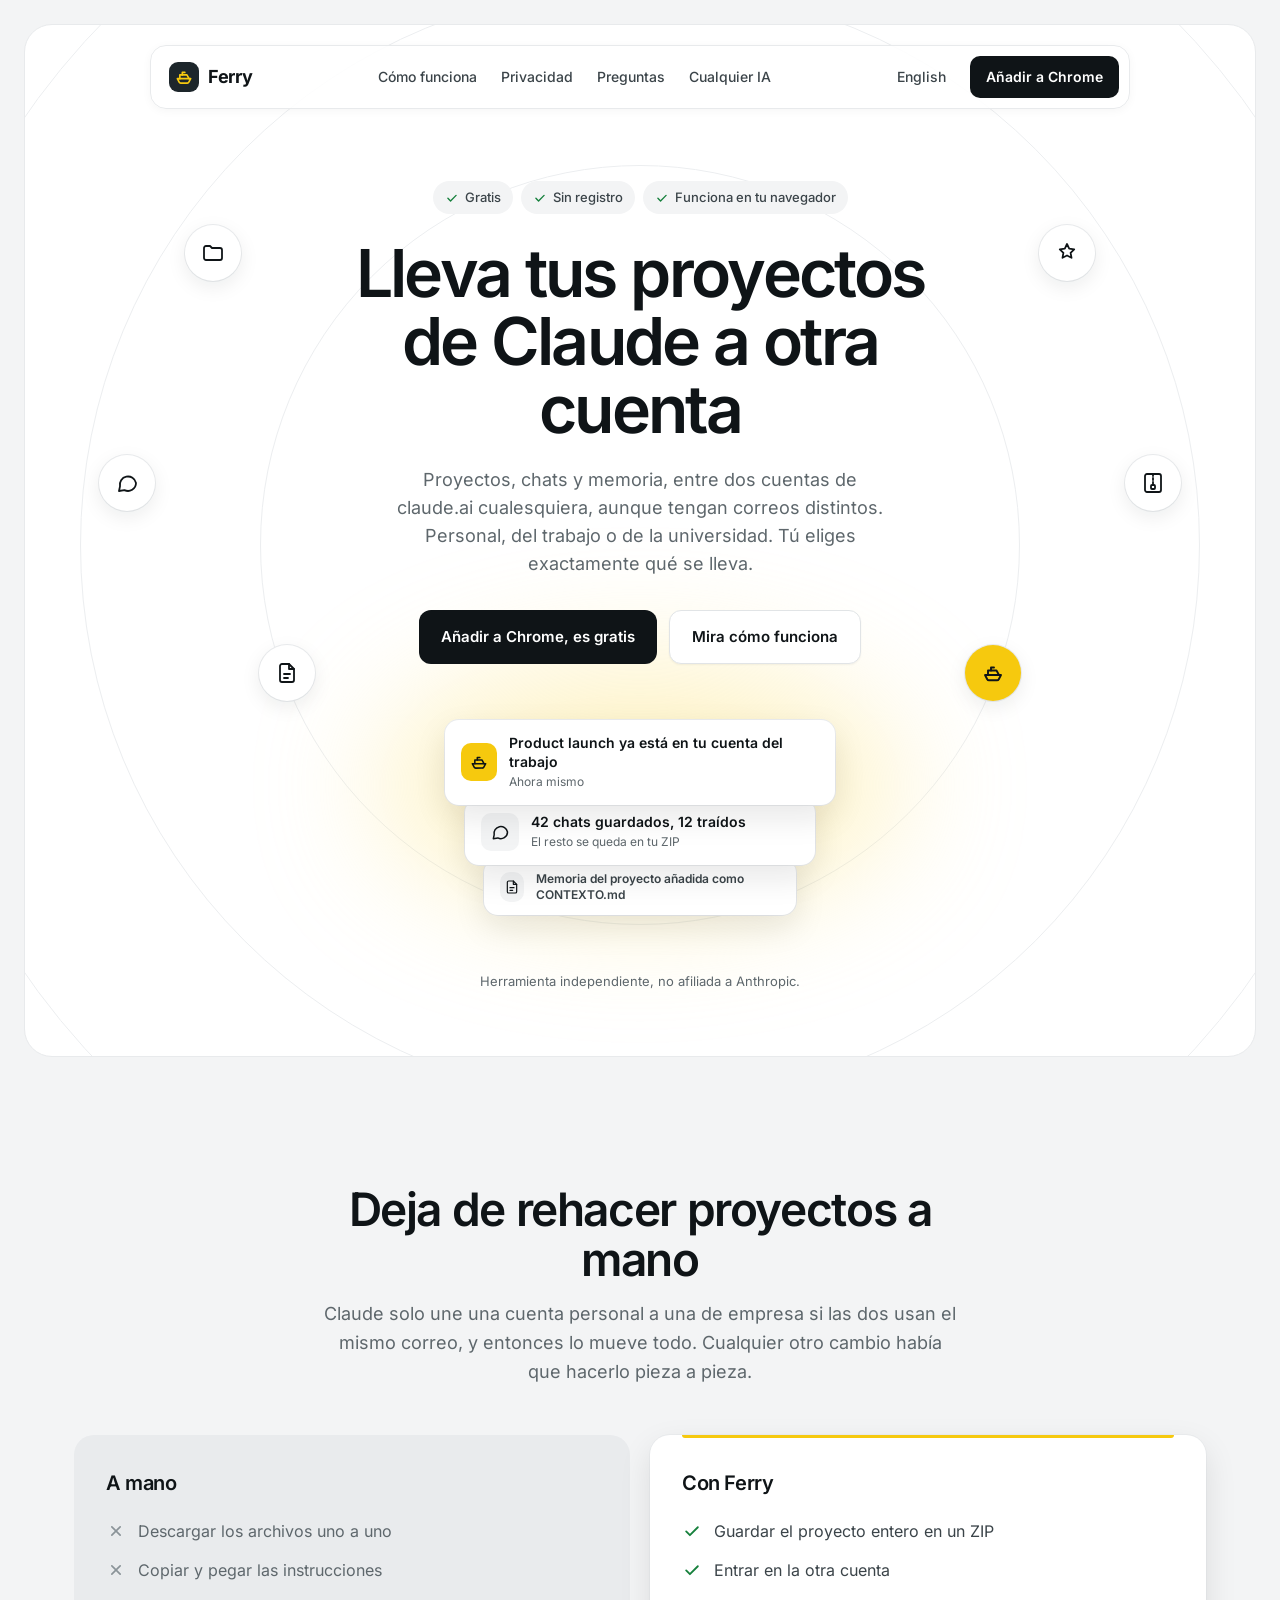
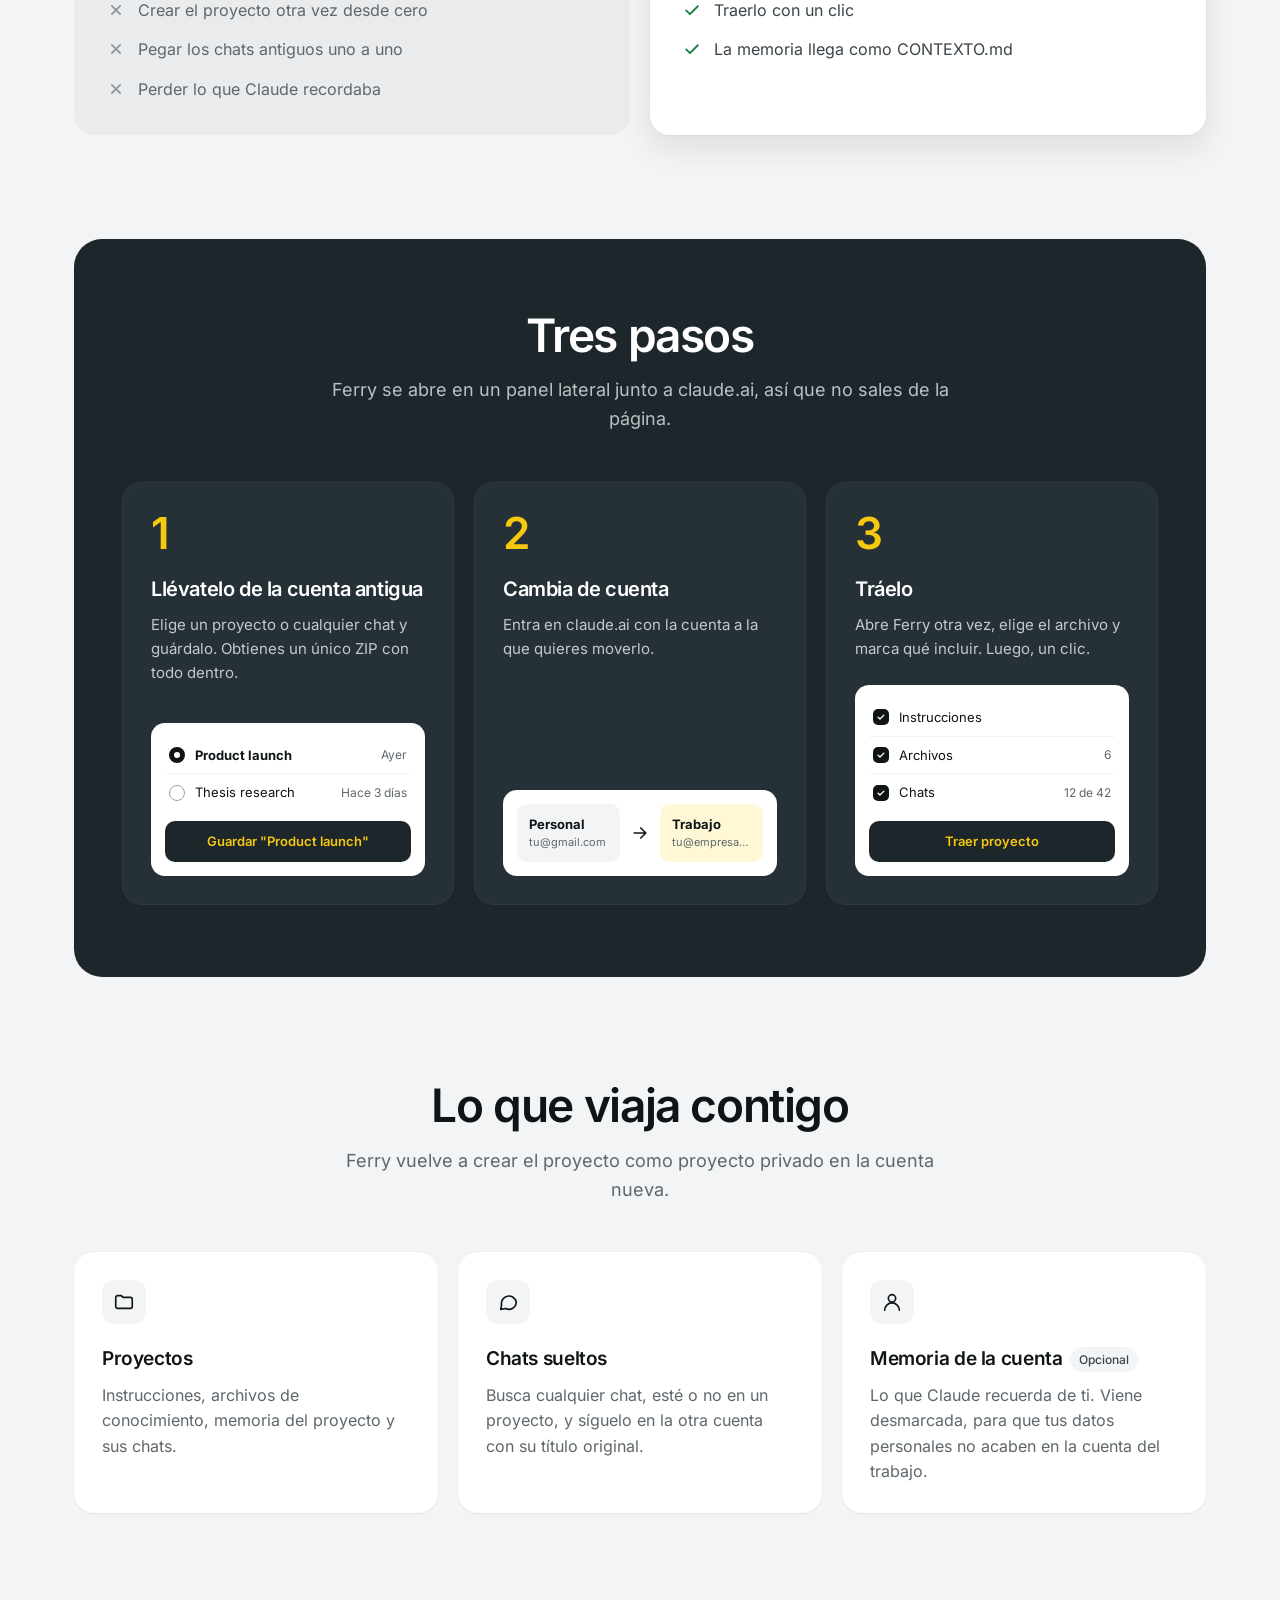
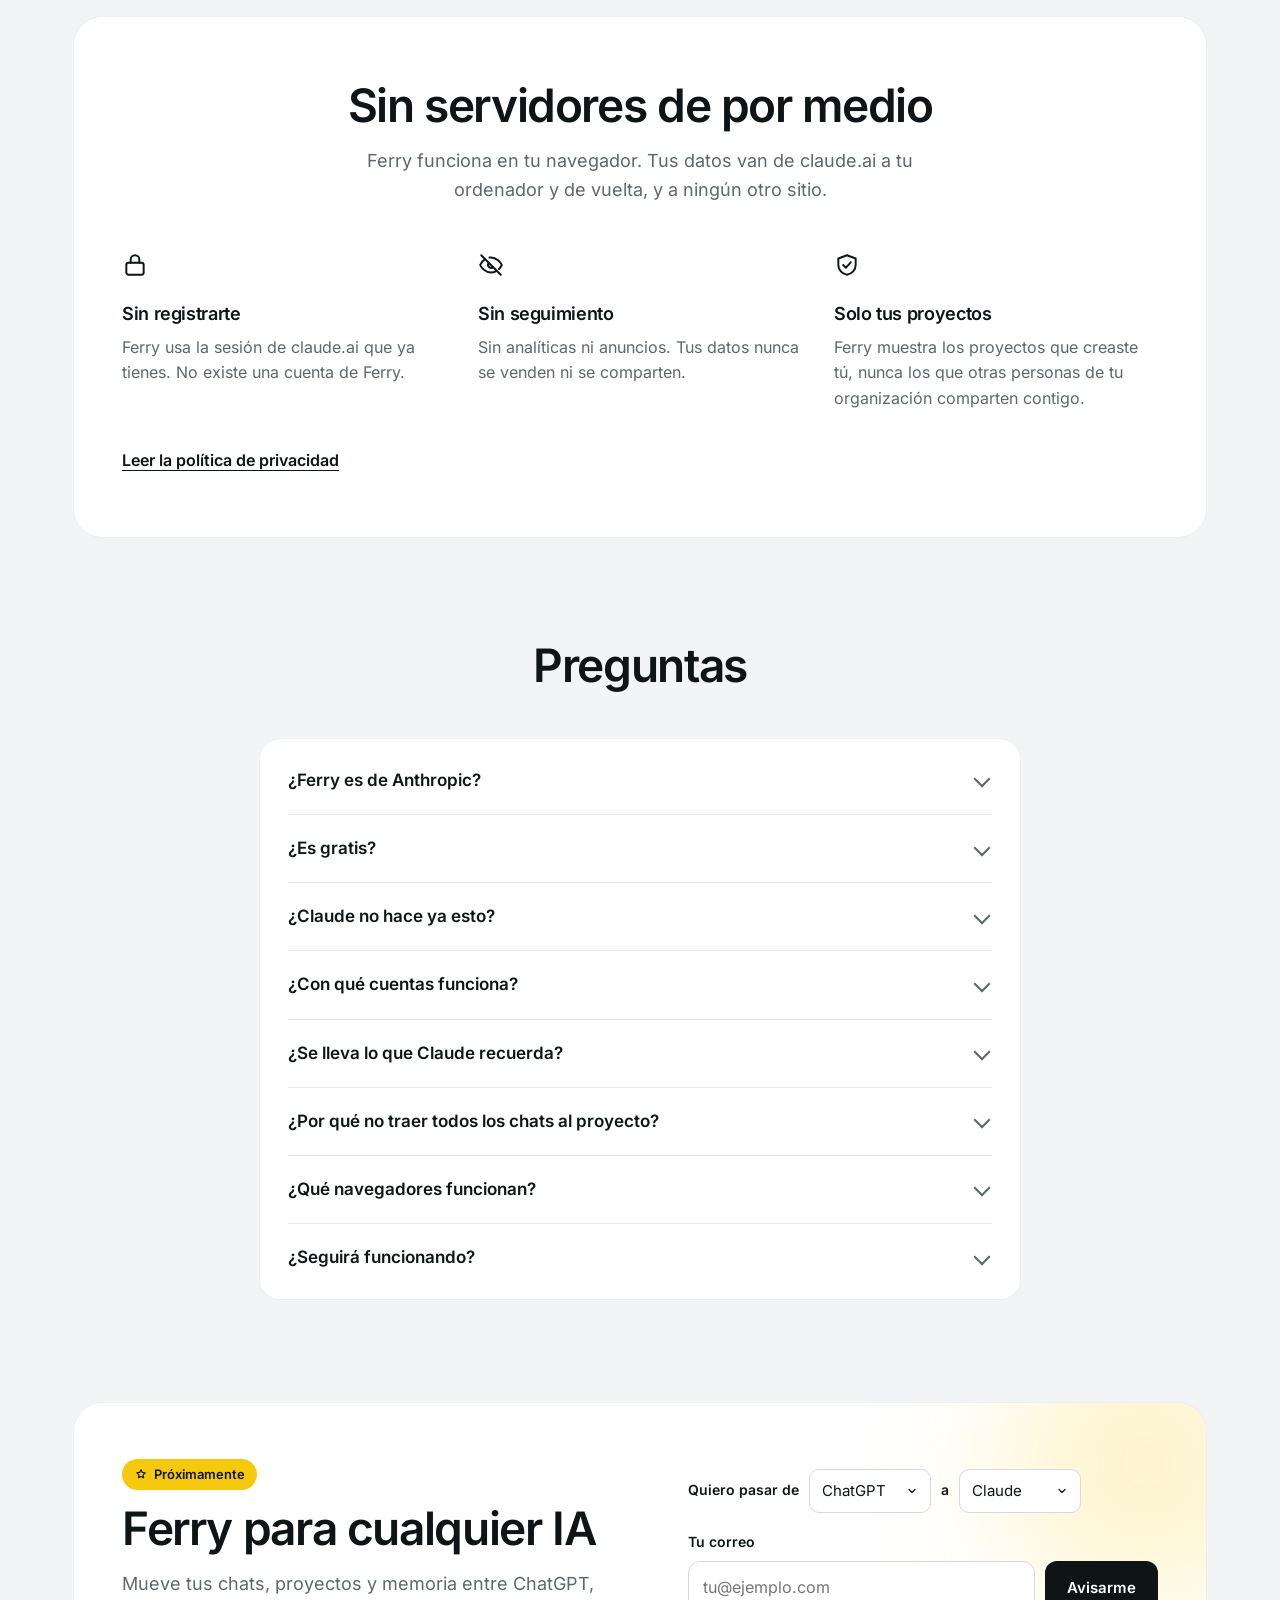
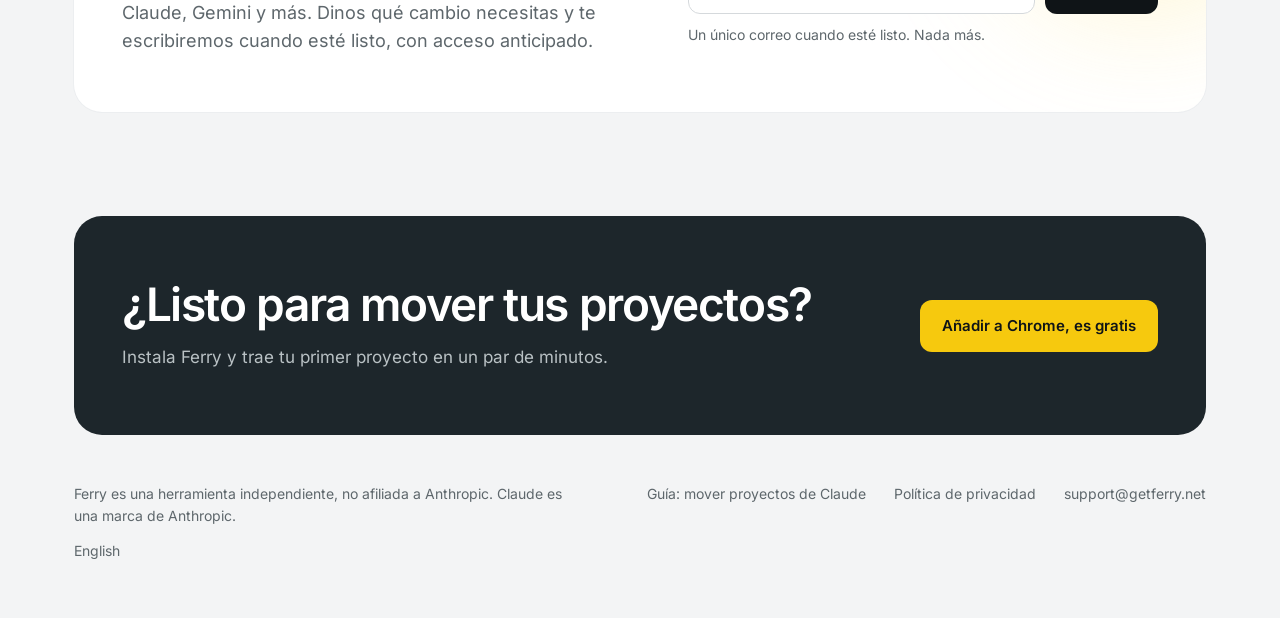
<file: es/index.html>
<!doctype html>
<html lang="es">
<head>
<meta charset="utf-8">
<meta name="viewport" content="width=device-width, initial-scale=1">
<title>Ferry: mueve proyectos, chats y memoria de Claude a otra cuenta</title>
<meta name="description" content="Ferry es una extensión gratuita de Chrome que mueve tus proyectos, chats y memoria de Claude de una cuenta de claude.ai a otra. No afiliada a Anthropic.">
<link rel="canonical" href="https://getferry.net/es/">
<link rel="alternate" hreflang="en" href="https://getferry.net/">
<link rel="alternate" hreflang="es" href="https://getferry.net/es/">
<link rel="alternate" hreflang="x-default" href="https://getferry.net/">
<meta property="og:type" content="website">
<meta property="og:title" content="Ferry: mueve proyectos, chats y memoria de Claude a otra cuenta">
<meta property="og:description" content="Ferry es una extensión gratuita de Chrome que mueve tus proyectos, chats y memoria de Claude de una cuenta de claude.ai a otra. No afiliada a Anthropic.">
<meta property="og:image" content="https://getferry.net/img/og.png">
<meta property="og:url" content="https://getferry.net/es/">
<meta name="twitter:card" content="summary_large_image">
<meta name="theme-color" content="#F3F4F5">
<link rel="icon" href="../icon.png">
<link rel="preload" href="../fonts/inter-latin.woff2" as="font" type="font/woff2" crossorigin>
<link rel="stylesheet" href="../site.css">
<script>document.documentElement.classList.add('js')</script>
</head>
<body>
<a class="saltar" href="#contenido">Ir al contenido</a>

<main>
<div class="portada">
  <div class="marco">
    <div class="anillo anillo-1" aria-hidden="true"></div>
    <div class="anillo anillo-2" aria-hidden="true"></div>
    <div class="anillo anillo-3" aria-hidden="true"></div>
    <div class="brillo" aria-hidden="true"></div>
    <div class="orbita o1" aria-hidden="true"><svg viewBox="0 0 24 24" fill="none" stroke="currentColor" stroke-width="1.8" stroke-linecap="round" stroke-linejoin="round" aria-hidden="true"><path d="M3 7a2 2 0 0 1 2-2h4l2 2h8a2 2 0 0 1 2 2v8a2 2 0 0 1-2 2H5a2 2 0 0 1-2-2z"/></svg></div>
    <div class="orbita o2" aria-hidden="true"><svg viewBox="0 0 24 24" fill="none" stroke="currentColor" stroke-width="1.8" stroke-linecap="round" stroke-linejoin="round" aria-hidden="true"><path d="M21 12a8 8 0 0 1-11.6 7.1L4 20l1-4.6A8 8 0 1 1 21 12z"/></svg></div>
    <div class="orbita o3" aria-hidden="true"><svg viewBox="0 0 24 24" fill="none" stroke="currentColor" stroke-width="1.8" stroke-linecap="round" stroke-linejoin="round" aria-hidden="true"><path d="M14 3H7a2 2 0 0 0-2 2v14a2 2 0 0 0 2 2h10a2 2 0 0 0 2-2V8z"/><path d="M14 3v5h5"/><path d="M9 13h6M9 17h4"/></svg></div>
    <div class="orbita o4" aria-hidden="true"><svg viewBox="0 0 24 24" fill="none" stroke="currentColor" stroke-width="1.8" stroke-linecap="round" stroke-linejoin="round" aria-hidden="true"><path d="M12 3l2.2 4.6 5 .7-3.6 3.5.9 5L12 14.5 7.5 16.8l.9-5L4.8 8.3l5-.7z"/></svg></div>
    <div class="orbita o5" aria-hidden="true"><svg viewBox="0 0 24 24" fill="none" stroke="currentColor" stroke-width="1.8" stroke-linecap="round" stroke-linejoin="round" aria-hidden="true"><rect x="4" y="3" width="16" height="18" rx="2"/><path d="M12 3v2M12 7v2M12 11v2"/><rect x="10" y="14" width="4" height="4" rx="1"/></svg></div>
    <div class="orbita o6 acento" aria-hidden="true"><svg viewBox="0 0 24 24" fill="none" stroke="#0F1417" stroke-width="1.9" stroke-linecap="round" stroke-linejoin="round" aria-hidden="true"><path d="M4 14h16l-2.2 4.2a2 2 0 0 1-1.8 1.1H8a2 2 0 0 1-1.8-1.1z"/><path d="M7 14V9.5h8.5L18 14"/><path d="M10 9.5V6.5h3"/></svg></div>

    <header class="barra">
      <nav aria-label="Principal">
        <a class="marca" href="./"><span><svg viewBox="0 0 24 24" fill="none" stroke="#F6C90E" stroke-width="2" stroke-linecap="round" stroke-linejoin="round" aria-hidden="true"><path d="M4 14h16l-2.2 4.2a2 2 0 0 1-1.8 1.1H8a2 2 0 0 1-1.8-1.1z"/><path d="M7 14V9.5h8.5L18 14"/><path d="M10 9.5V6.5h3"/></svg></span>Ferry</a>
        <a class="ancla" href="#how">Cómo funciona</a>
        <a class="ancla" href="#privacy">Privacidad</a>
        <a class="ancla" href="#faq">Preguntas</a>
        <a class="ancla" href="#pro">Cualquier IA</a>
        <a class="idioma" href="../" lang="en" hreflang="en">English</a>
        <a class="boton boton-oscuro boton-pequeno" href="https://chromewebstore.google.com/detail/hflghkalnkgcmkpppfkpddelokimodag">Añadir a Chrome</a>
      </nav>
    </header>

    <div class="centro" id="contenido">
      <div class="chips"><span><svg viewBox="0 0 24 24" fill="none" stroke="#16803C" stroke-width="2.4" stroke-linecap="round" stroke-linejoin="round" aria-hidden="true"><path d="M5 12.5l4.5 4.5L19 7.5"/></svg>Gratis</span><span><svg viewBox="0 0 24 24" fill="none" stroke="#16803C" stroke-width="2.4" stroke-linecap="round" stroke-linejoin="round" aria-hidden="true"><path d="M5 12.5l4.5 4.5L19 7.5"/></svg>Sin registro</span><span><svg viewBox="0 0 24 24" fill="none" stroke="#16803C" stroke-width="2.4" stroke-linecap="round" stroke-linejoin="round" aria-hidden="true"><path d="M5 12.5l4.5 4.5L19 7.5"/></svg>Funciona en tu navegador</span></div>
      <h1><span class="palabra" style="--i:0">Lleva</span> <span class="palabra" style="--i:1">tus</span> <span class="palabra" style="--i:2">proyectos</span> <span class="palabra" style="--i:3">de</span> <span class="palabra" style="--i:4">Claude</span> <span class="palabra" style="--i:5">a</span> <span class="palabra" style="--i:6">otra</span> <span class="palabra" style="--i:7">cuenta</span></h1>
      <p class="entrada">Proyectos, chats y memoria, entre dos cuentas de claude.ai cualesquiera, aunque tengan correos distintos. Personal, del trabajo o de la universidad. Tú eliges exactamente qué se lleva.</p>
      <div class="acciones">
        <a class="boton boton-oscuro" href="https://chromewebstore.google.com/detail/hflghkalnkgcmkpppfkpddelokimodag">Añadir a Chrome, es gratis</a>
        <a class="boton boton-claro" href="#how">Mira cómo funciona</a>
      </div>
      <div class="pila" aria-hidden="true">
        <div class="aviso-tarjeta t1"><span class="icono"><svg viewBox="0 0 24 24" fill="none" stroke="#0F1417" stroke-width="1.9" stroke-linecap="round" stroke-linejoin="round" aria-hidden="true"><path d="M4 14h16l-2.2 4.2a2 2 0 0 1-1.8 1.1H8a2 2 0 0 1-1.8-1.1z"/><path d="M7 14V9.5h8.5L18 14"/><path d="M10 9.5V6.5h3"/></svg></span><span><strong>Product launch ya está en tu cuenta del trabajo</strong><small>Ahora mismo</small></span></div>
        <div class="aviso-tarjeta t2"><span class="icono"><svg viewBox="0 0 24 24" fill="none" stroke="currentColor" stroke-width="1.8" stroke-linecap="round" stroke-linejoin="round" aria-hidden="true"><path d="M21 12a8 8 0 0 1-11.6 7.1L4 20l1-4.6A8 8 0 1 1 21 12z"/></svg></span><span><strong>42 chats guardados, 12 traídos</strong><small>El resto se queda en tu ZIP</small></span></div>
        <div class="aviso-tarjeta t3"><span class="icono"><svg viewBox="0 0 24 24" fill="none" stroke="currentColor" stroke-width="1.8" stroke-linecap="round" stroke-linejoin="round" aria-hidden="true"><path d="M14 3H7a2 2 0 0 0-2 2v14a2 2 0 0 0 2 2h10a2 2 0 0 0 2-2V8z"/><path d="M14 3v5h5"/><path d="M9 13h6M9 17h4"/></svg></span><span><strong>Memoria del proyecto añadida como CONTEXTO.md</strong></span></div>
      </div>
      <p class="legal">Herramienta independiente, no afiliada a Anthropic.</p>
    </div>
  </div>
</div>

<div class="envoltura">
  <section class="seccion" aria-labelledby="cmp-h">
    <div class="cabeza"><h2 id="cmp-h" data-aparece><span class="palabra" style="--i:0">Deja</span> <span class="palabra" style="--i:1">de</span> <span class="palabra" style="--i:2">rehacer</span> <span class="palabra" style="--i:3">proyectos</span> <span class="palabra" style="--i:4">a</span> <span class="palabra" style="--i:5">mano</span></h2><p data-aparece style="--retraso:.2s">Claude solo une una cuenta personal a una de empresa si las dos usan el mismo correo, y entonces lo mueve todo. Cualquier otro cambio había que hacerlo pieza a pieza.</p></div>
    <div class="comparar">
      <div class="lado a-mano" data-aparece><h3>A mano</h3><ul><li><svg viewBox="0 0 24 24" fill="none" stroke="#8A9398" stroke-width="2" stroke-linecap="round" stroke-linejoin="round" aria-hidden="true"><path d="M7 7l10 10M17 7L7 17"/></svg>Descargar los archivos uno a uno</li><li><svg viewBox="0 0 24 24" fill="none" stroke="#8A9398" stroke-width="2" stroke-linecap="round" stroke-linejoin="round" aria-hidden="true"><path d="M7 7l10 10M17 7L7 17"/></svg>Copiar y pegar las instrucciones</li><li><svg viewBox="0 0 24 24" fill="none" stroke="#8A9398" stroke-width="2" stroke-linecap="round" stroke-linejoin="round" aria-hidden="true"><path d="M7 7l10 10M17 7L7 17"/></svg>Crear el proyecto otra vez desde cero</li><li><svg viewBox="0 0 24 24" fill="none" stroke="#8A9398" stroke-width="2" stroke-linecap="round" stroke-linejoin="round" aria-hidden="true"><path d="M7 7l10 10M17 7L7 17"/></svg>Pegar los chats antiguos uno a uno</li><li><svg viewBox="0 0 24 24" fill="none" stroke="#8A9398" stroke-width="2" stroke-linecap="round" stroke-linejoin="round" aria-hidden="true"><path d="M7 7l10 10M17 7L7 17"/></svg>Perder lo que Claude recordaba</li></ul></div>
      <div class="lado con-ferry" data-aparece style="--retraso:.15s"><h3>Con Ferry</h3><ul><li><svg viewBox="0 0 24 24" fill="none" stroke="#16803C" stroke-width="2.2" stroke-linecap="round" stroke-linejoin="round" aria-hidden="true"><path d="M5 12.5l4.5 4.5L19 7.5"/></svg>Guardar el proyecto entero en un ZIP</li><li><svg viewBox="0 0 24 24" fill="none" stroke="#16803C" stroke-width="2.2" stroke-linecap="round" stroke-linejoin="round" aria-hidden="true"><path d="M5 12.5l4.5 4.5L19 7.5"/></svg>Entrar en la otra cuenta</li><li><svg viewBox="0 0 24 24" fill="none" stroke="#16803C" stroke-width="2.2" stroke-linecap="round" stroke-linejoin="round" aria-hidden="true"><path d="M5 12.5l4.5 4.5L19 7.5"/></svg>Traerlo con un clic</li><li><svg viewBox="0 0 24 24" fill="none" stroke="#16803C" stroke-width="2.2" stroke-linecap="round" stroke-linejoin="round" aria-hidden="true"><path d="M5 12.5l4.5 4.5L19 7.5"/></svg>La memoria llega como CONTEXTO.md</li></ul></div>
    </div>
  </section>

  <section class="seccion" id="how" aria-labelledby="how-h">
    <div class="pasos-banda">
      <div class="cabeza"><h2 id="how-h" data-aparece><span class="palabra" style="--i:0">Tres</span> <span class="palabra" style="--i:1">pasos</span></h2><p data-aparece style="--retraso:.2s">Ferry se abre en un panel lateral junto a claude.ai, así que no sales de la página.</p></div>
      <ol class="pasos">
        <li class="paso" data-aparece><h3>Llévatelo de la cuenta antigua</h3><p>Elige un proyecto o cualquier chat y guárdalo. Obtienes un único ZIP con todo dentro.</p>
          <div class="mini" aria-hidden="true">
            <div class="mini-fila"><span class="radio"></span><b>Product launch</b><small>Ayer</small></div>
            <div class="mini-fila"><span class="radio" style="border:1.5px solid #9AA3A8"></span>Thesis research<small>Hace 3 días</small></div>
            <div class="mini-boton">Guardar "Product launch"</div>
          </div></li>
        <li class="paso" data-aparece style="--retraso:.12s"><h3>Cambia de cuenta</h3><p>Entra en claude.ai con la cuenta a la que quieres moverlo.</p>
          <div class="mini" aria-hidden="true">
            <div class="cuentas">
              <div class="cuenta"><b>Personal</b><small>tu@gmail.com</small></div>
              <svg viewBox="0 0 24 24" fill="none" stroke="#0F1417" stroke-width="2" stroke-linecap="round" stroke-linejoin="round" aria-hidden="true"><path d="M5 12h14M13 6l6 6-6 6"/></svg>
              <div class="cuenta destino"><b>Trabajo</b><small>tu@empresa.com</small></div>
            </div>
          </div></li>
        <li class="paso" data-aparece style="--retraso:.24s"><h3>Tráelo</h3><p>Abre Ferry otra vez, elige el archivo y marca qué incluir. Luego, un clic.</p>
          <div class="mini" aria-hidden="true">
            <div class="mini-fila"><span class="check"><svg viewBox="0 0 24 24" fill="none" stroke="#FFFFFF" stroke-width="3.2" stroke-linecap="round" stroke-linejoin="round" aria-hidden="true"><path d="M5 12.5l4.5 4.5L19 7.5"/></svg></span>Instrucciones</div>
            <div class="mini-fila"><span class="check"><svg viewBox="0 0 24 24" fill="none" stroke="#FFFFFF" stroke-width="3.2" stroke-linecap="round" stroke-linejoin="round" aria-hidden="true"><path d="M5 12.5l4.5 4.5L19 7.5"/></svg></span>Archivos<small>6</small></div>
            <div class="mini-fila"><span class="check"><svg viewBox="0 0 24 24" fill="none" stroke="#FFFFFF" stroke-width="3.2" stroke-linecap="round" stroke-linejoin="round" aria-hidden="true"><path d="M5 12.5l4.5 4.5L19 7.5"/></svg></span>Chats<small>12 de 42</small></div>
            <div class="mini-boton">Traer proyecto</div>
          </div></li>
      </ol>
    </div>
  </section>

  <section class="seccion" aria-labelledby="what-h">
    <div class="cabeza"><h2 id="what-h" data-aparece><span class="palabra" style="--i:0">Lo</span> <span class="palabra" style="--i:1">que</span> <span class="palabra" style="--i:2">viaja</span> <span class="palabra" style="--i:3">contigo</span></h2><p data-aparece style="--retraso:.2s">Ferry vuelve a crear el proyecto como proyecto privado en la cuenta nueva.</p></div>
    <div class="carga">
      <article data-aparece><div class="icono"><svg viewBox="0 0 24 24" fill="none" stroke="currentColor" stroke-width="1.8" stroke-linecap="round" stroke-linejoin="round" aria-hidden="true"><path d="M3 7a2 2 0 0 1 2-2h4l2 2h8a2 2 0 0 1 2 2v8a2 2 0 0 1-2 2H5a2 2 0 0 1-2-2z"/></svg></div><h3>Proyectos</h3><p>Instrucciones, archivos de conocimiento, memoria del proyecto y sus chats.</p></article>
      <article data-aparece style="--retraso:.12s"><div class="icono"><svg viewBox="0 0 24 24" fill="none" stroke="currentColor" stroke-width="1.8" stroke-linecap="round" stroke-linejoin="round" aria-hidden="true"><path d="M21 12a8 8 0 0 1-11.6 7.1L4 20l1-4.6A8 8 0 1 1 21 12z"/></svg></div><h3>Chats sueltos</h3><p>Busca cualquier chat, esté o no en un proyecto, y síguelo en la otra cuenta con su título original.</p></article>
      <article data-aparece style="--retraso:.24s"><div class="icono"><svg viewBox="0 0 24 24" fill="none" stroke="currentColor" stroke-width="1.8" stroke-linecap="round" stroke-linejoin="round" aria-hidden="true"><circle cx="12" cy="8" r="4"/><path d="M4 21a8 8 0 0 1 16 0"/></svg></div><h3>Memoria de la cuenta <em>Opcional</em></h3><p>Lo que Claude recuerda de ti. Viene desmarcada, para que tus datos personales no acaben en la cuenta del trabajo.</p></article>
    </div>
  </section>

  <section class="seccion" id="privacy" aria-labelledby="priv-h">
    <div class="privada">
      <div class="cabeza"><h2 id="priv-h" data-aparece><span class="palabra" style="--i:0">Sin</span> <span class="palabra" style="--i:1">servidores</span> <span class="palabra" style="--i:2">de</span> <span class="palabra" style="--i:3">por</span> <span class="palabra" style="--i:4">medio</span></h2><p data-aparece style="--retraso:.2s">Ferry funciona en tu navegador. Tus datos van de claude.ai a tu ordenador y de vuelta, y a ningún otro sitio.</p></div>
      <div class="privada-grid">
        <div data-aparece><svg viewBox="0 0 24 24" fill="none" stroke="currentColor" stroke-width="1.8" stroke-linecap="round" stroke-linejoin="round" aria-hidden="true"><rect x="4" y="10" width="16" height="11" rx="2"/><path d="M8 10V7a4 4 0 0 1 8 0v3"/></svg><h3>Sin registrarte</h3><p>Ferry usa la sesión de claude.ai que ya tienes. No existe una cuenta de Ferry.</p></div>
        <div data-aparece style="--retraso:.12s"><svg viewBox="0 0 24 24" fill="none" stroke="currentColor" stroke-width="1.8" stroke-linecap="round" stroke-linejoin="round" aria-hidden="true"><path d="M3 3l18 18"/><path d="M10.6 5.1A10 10 0 0 1 12 5c5 0 9 4.5 10 7a13 13 0 0 1-2.6 3.7M6.6 6.6C4.3 8 2.7 10.2 2 12c1 2.5 5 7 10 7a9.6 9.6 0 0 0 4.4-1.1"/><path d="M9.9 9.9a3 3 0 0 0 4.2 4.2"/></svg><h3>Sin seguimiento</h3><p>Sin analíticas ni anuncios. Tus datos nunca se venden ni se comparten.</p></div>
        <div data-aparece style="--retraso:.24s"><svg viewBox="0 0 24 24" fill="none" stroke="currentColor" stroke-width="1.8" stroke-linecap="round" stroke-linejoin="round" aria-hidden="true"><path d="M12 3l8 3v6c0 4.5-3.4 8.2-8 9-4.6-.8-8-4.5-8-9V6z"/><path d="M8.5 12l2.5 2.5 4.5-5"/></svg><h3>Solo tus proyectos</h3><p>Ferry muestra los proyectos que creaste tú, nunca los que otras personas de tu organización comparten contigo.</p></div>
      </div>
      <a class="enlace" href="../privacy.html#es">Leer la política de privacidad</a>
    </div>
  </section>

  <section class="seccion" id="faq" aria-labelledby="faq-h">
    <div class="cabeza"><h2 id="faq-h" data-aparece><span class="palabra" style="--i:0">Preguntas</span></h2></div>
    <div class="preguntas" data-aparece style="--retraso:.1s">
      <details><summary>¿Ferry es de Anthropic?</summary><p>No. Ferry es una herramienta independiente. No está hecha, respaldada ni soportada por Anthropic. Claude es una marca de Anthropic.</p></details>
      <details><summary>¿Es gratis?</summary><p>Sí. Ferry es gratis de instalar y de usar.</p></details>
      <details><summary>¿Claude no hace ya esto?</summary><p>Solo en un caso: si te unes a un plan Team o Enterprise con el mismo correo que tu cuenta personal, Claude puede mover esa cuenta entera allí. No puede mover entre correos distintos, de una cuenta del trabajo a una personal ni entre dos cuentas personales, y no te deja elegir qué se mueve. Ferry hace todo eso.</p></details>
      <details><summary>¿Con qué cuentas funciona?</summary><p>Con cualquier cuenta de claude.ai en la que puedas entrar desde Chrome. Ferry funciona en la web de claude.ai, no dentro de las apps de escritorio o móvil.</p></details>
      <details><summary>¿Se lleva lo que Claude recuerda?</summary><p>La memoria del proyecto llega como un archivo CONTEXTO.md en el proyecto nuevo, así Claude la puede leer desde el primer chat. La memoria de la cuenta es opcional y llega como un archivo SOBRE-MI.md.</p></details>
      <details><summary>¿Por qué no traer todos los chats al proyecto?</summary><p>Los proyectos tienen un límite de tamaño y los chats largos lo llenan rápido. Ferry marca lo recomendado y te enseña el tamaño antes de importar. Todos los chats quedan guardados en el ZIP.</p></details>
      <details><summary>¿Qué navegadores funcionan?</summary><p>Chrome. Otros navegadores basados en Chromium, como Edge o Brave, pueden funcionar, pero aún no están probados.</p></details>
      <details><summary>¿Seguirá funcionando?</summary><p>Ferry usa las mismas páginas que usa claude.ai. Si claude.ai cambia, alguna función puede dejar de ir hasta que Ferry se actualice.</p></details>
    </div>
  </section>

  <section class="seccion" id="pro" aria-labelledby="pro-h">
    <div class="pro" data-aparece>
      <div class="pro-texto">
        <span class="pro-marca"><svg viewBox="0 0 24 24" fill="none" stroke="#0F1417" stroke-width="2" stroke-linecap="round" stroke-linejoin="round" aria-hidden="true"><path d="M12 3l2.2 4.6 5 .7-3.6 3.5.9 5L12 14.5 7.5 16.8l.9-5L4.8 8.3l5-.7z"/></svg>Próximamente</span>
        <h2 id="pro-h" data-aparece><span class="palabra" style="--i:0">Ferry</span> <span class="palabra" style="--i:1">para</span> <span class="palabra" style="--i:2">cualquier</span> <span class="palabra" style="--i:3">IA</span></h2>
        <p>Mueve tus chats, proyectos y memoria entre ChatGPT, Claude, Gemini y más. Dinos qué cambio necesitas y te escribiremos cuando esté listo, con acceso anticipado.</p>
      </div>
      <form class="pro-form" id="lista" novalidate>
        <div class="pro-ias">
          <label for="pro-desde">Quiero pasar de</label>
          <select id="pro-desde" name="desde"><option selected>ChatGPT</option><option>Claude</option><option>Gemini</option><option>Copilot</option><option>Perplexity</option><option>Grok</option><option>DeepSeek</option><option value="Other">Otra</option></select>
          <label for="pro-hacia">a</label>
          <select id="pro-hacia" name="hacia"><option>ChatGPT</option><option selected>Claude</option><option>Gemini</option><option>Copilot</option><option>Perplexity</option><option>Grok</option><option>DeepSeek</option><option value="Other">Otra</option></select>
        </div>
        <label for="pro-email">Tu correo</label>
        <div class="pro-fila">
          <input id="pro-email" name="email" type="email" autocomplete="email" required placeholder="tu@ejemplo.com">
          <button class="boton boton-oscuro" type="submit">Avisarme</button>
        </div>
        <input class="trampa" name="website" tabindex="-1" autocomplete="off" aria-hidden="true">
        <p class="pro-nota" id="pro-estado" role="status" data-ok="¡Ya estás en la lista! Gracias." data-err="No ha funcionado. Revisa el correo o escribe a support@getferry.net.">Un único correo cuando esté listo. Nada más.</p>
      </form>
    </div>
  </section>

  <section class="final" aria-labelledby="final-h">
    <div><h2 id="final-h" data-aparece><span class="palabra" style="--i:0">¿Listo</span> <span class="palabra" style="--i:1">para</span> <span class="palabra" style="--i:2">mover</span> <span class="palabra" style="--i:3">tus</span> <span class="palabra" style="--i:4">proyectos?</span></h2><p data-aparece style="--retraso:.25s">Instala Ferry y trae tu primer proyecto en un par de minutos.</p></div>
    <a class="boton boton-amarillo" href="https://chromewebstore.google.com/detail/hflghkalnkgcmkpppfkpddelokimodag" data-aparece style="--retraso:.35s">Añadir a Chrome, es gratis</a>
  </section>
</div>
</main>

<footer class="pie">
  <div class="envoltura">
    <p class="aviso">Ferry es una herramienta independiente, no afiliada a Anthropic. Claude es una marca de Anthropic.</p>
    <a href="guias/mover-proyectos-de-claude-a-otra-cuenta/">Guía: mover proyectos de Claude</a>
    <a href="../privacy.html#es">Política de privacidad</a>
    <a href="mailto:support@getferry.net">support@getferry.net</a>
    <a href="../" lang="en" hreflang="en">English</a>
  </div>
</footer>
<script>
(function () {
  var els = document.querySelectorAll('[data-aparece]');
  if (!('IntersectionObserver' in window) || window.matchMedia('(prefers-reduced-motion: reduce)').matches) {
    els.forEach(function (e) { e.classList.add('visible'); });
    return;
  }
  var io = new IntersectionObserver(function (entradas) {
    entradas.forEach(function (e) {
      if (e.isIntersecting) { e.target.classList.add('visible'); io.unobserve(e.target); }
    });
  }, { threshold: 0.15, rootMargin: '0px 0px -40px 0px' });
  els.forEach(function (e) { io.observe(e); });
})();
(function () {
  var form = document.getElementById('lista');
  if (!form) return;
  var estado = document.getElementById('pro-estado');
  var boton = form.querySelector('button');
  form.addEventListener('submit', function (ev) {
    ev.preventDefault();
    var email = form.email.value.trim();
    if (!form.email.checkValidity() || !email) { estado.textContent = estado.dataset.err; estado.className = 'pro-nota mal'; form.email.focus(); return; }
    boton.disabled = true;
    fetch('/api/waitlist', { method: 'POST', headers: { 'content-type': 'application/json' },
      body: JSON.stringify({ email: email, desde: form.desde.value, hacia: form.hacia.value, lang: document.documentElement.lang, website: form.website.value }) })
      .then(function (r) { return r.json().then(function (d) { if (!r.ok || !d.ok) throw new Error('x'); }); })
      .then(function () { estado.textContent = estado.dataset.ok; estado.className = 'pro-nota bien'; form.reset(); })
      .catch(function () { estado.textContent = estado.dataset.err; estado.className = 'pro-nota mal'; })
      .then(function () { boton.disabled = false; });
  });
})();
</script>
</body>
</html>
</file>
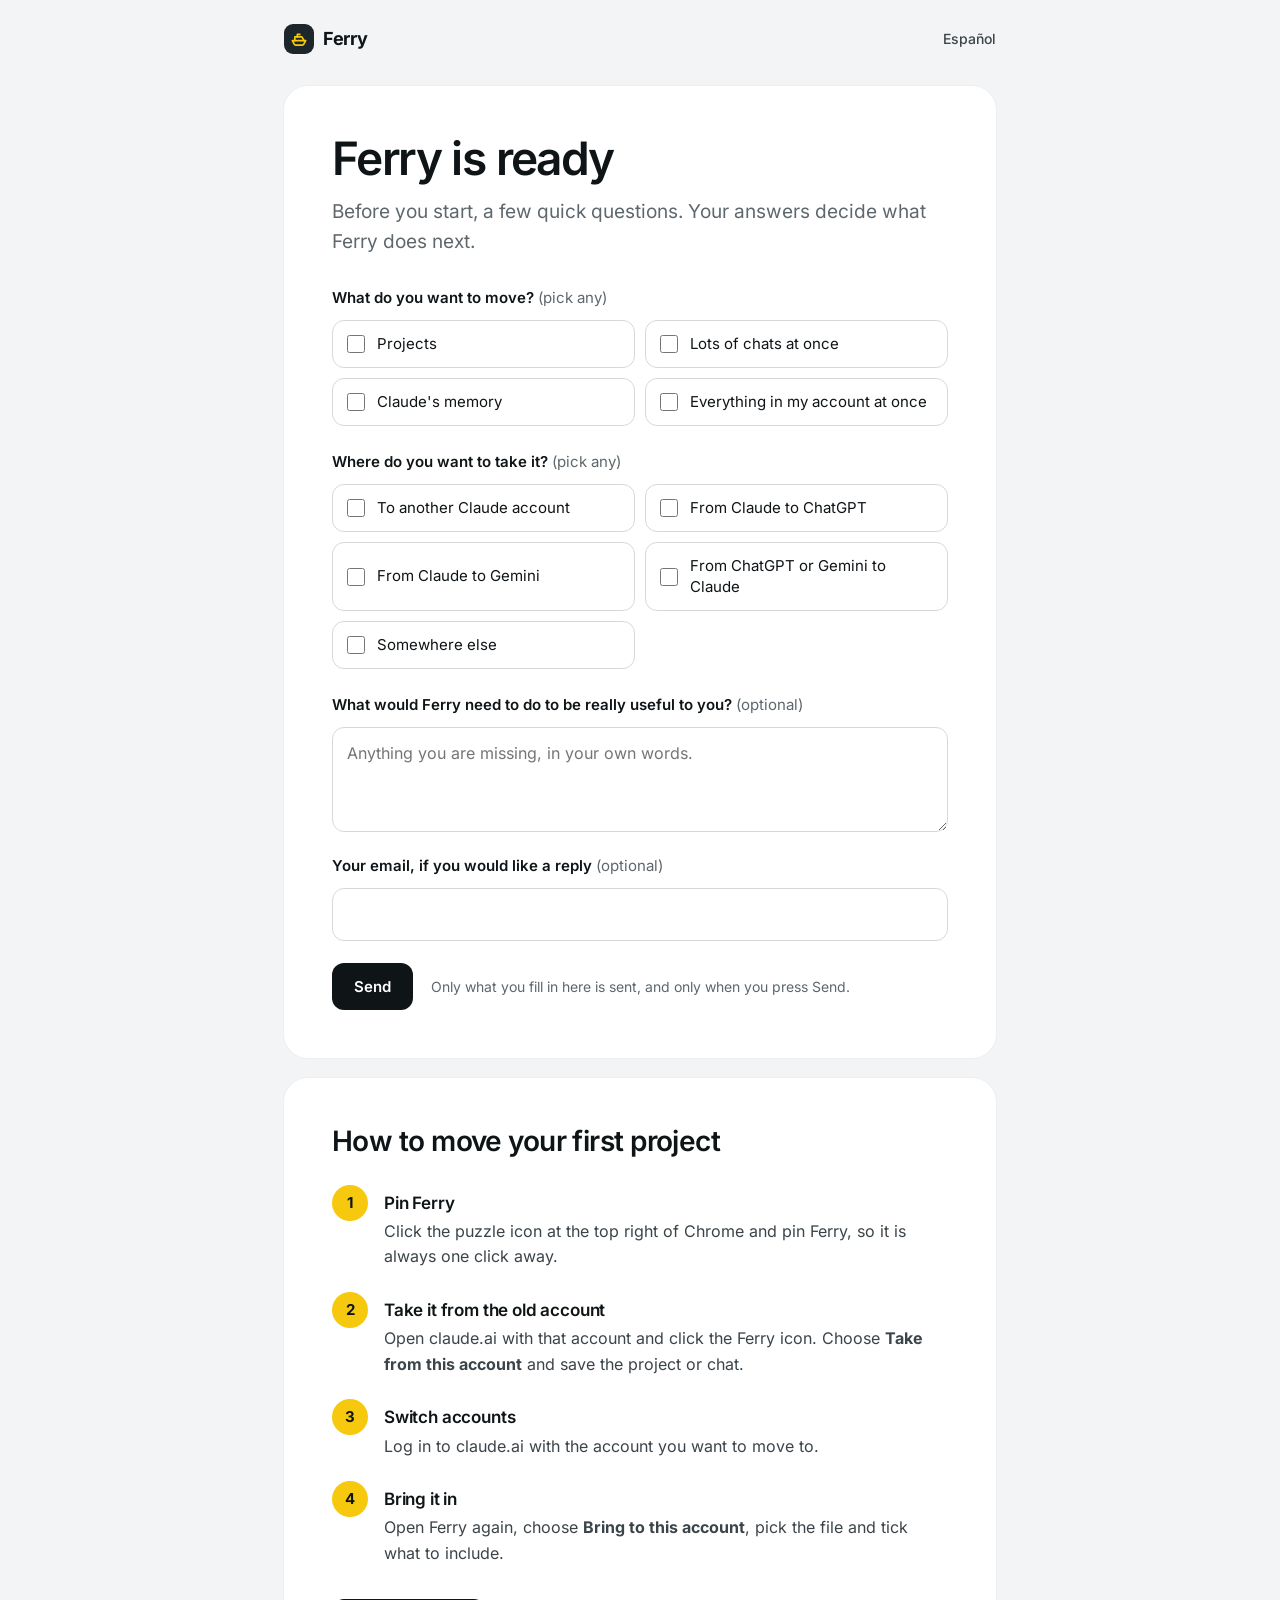
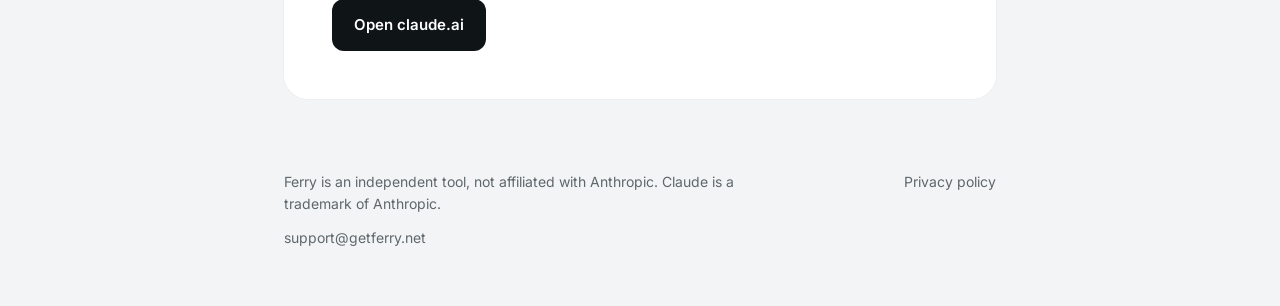
<file: welcome/index.html>
<!doctype html>
<html lang="en">
<head>
<meta charset="utf-8">
<meta name="viewport" content="width=device-width, initial-scale=1">
<title>Ferry is installed</title>
<meta name="robots" content="noindex">
<meta name="theme-color" content="#F3F4F5">
<link rel="icon" href="../icon.png">
<link rel="preload" href="../fonts/inter-latin.woff2" as="font" type="font/woff2" crossorigin>
<link rel="stylesheet" href="../site.css">
</head>
<body>
<div class="envoltura fb">
  <header class="guia-cabecera">
    <a class="marca" href="../"><span><svg viewBox="0 0 24 24" fill="none" stroke="#F6C90E" stroke-width="2" stroke-linecap="round" stroke-linejoin="round" aria-hidden="true"><path d="M4 14h16l-2.2 4.2a2 2 0 0 1-1.8 1.1H8a2 2 0 0 1-1.8-1.1z"/><path d="M7 14V9.5h8.5L18 14"/><path d="M10 9.5V6.5h3"/></svg></span>Ferry</a>
    <a class="idioma" href="../es/bienvenida/" lang="es" hreflang="es">Español</a>
  </header>
  <main>
  <section class="fb-tarjeta" aria-labelledby="fb-h">
    <h1 id="fb-h">Ferry is ready</h1>
    <p class="fb-entrada">Before you start, a few quick questions. Your answers decide what Ferry does next.</p>
    <form class="fb-form" id="fb" novalidate data-tipo="welcome">
      <fieldset>
        <legend>What do you want to move? <span class="fb-opc">(pick any)</span></legend>
        <div class="fb-ops"><label class="fb-op"><input type="checkbox" name="que" value="projects"><span>Projects</span></label><label class="fb-op"><input type="checkbox" name="que" value="bulk-chats"><span>Lots of chats at once</span></label><label class="fb-op"><input type="checkbox" name="que" value="memory"><span>Claude's memory</span></label><label class="fb-op"><input type="checkbox" name="que" value="whole-account"><span>Everything in my account at once</span></label></div>
      </fieldset>
      <fieldset>
        <legend>Where do you want to take it? <span class="fb-opc">(pick any)</span></legend>
        <div class="fb-ops"><label class="fb-op"><input type="checkbox" name="donde" value="claude-account"><span>To another Claude account</span></label><label class="fb-op"><input type="checkbox" name="donde" value="claude-chatgpt"><span>From Claude to ChatGPT</span></label><label class="fb-op"><input type="checkbox" name="donde" value="claude-gemini"><span>From Claude to Gemini</span></label><label class="fb-op"><input type="checkbox" name="donde" value="other-ai-claude"><span>From ChatGPT or Gemini to Claude</span></label><label class="fb-op"><input type="checkbox" name="donde" value="other"><span>Somewhere else</span></label></div>
      </fieldset>
      <label for="fb-texto">What would Ferry need to do to be really useful to you? <span class="fb-opc">(optional)</span></label>
      <textarea id="fb-texto" name="texto" rows="3" maxlength="2000" placeholder="Anything you are missing, in your own words."></textarea>
      <label for="fb-email">Your email, if you would like a reply <span class="fb-opc">(optional)</span></label>
      <input id="fb-email" name="email" type="email" autocomplete="email" maxlength="254">
      <input class="trampa" name="website" tabindex="-1" autocomplete="off" aria-hidden="true">
      <div class="fb-envio">
        <button class="boton boton-oscuro" type="submit">Send</button>
        <p class="pro-nota" id="fb-estado" role="status" data-ok="Thanks! It really helps decide what Ferry does next." data-err="That did not work. Try again or write to support@getferry.net." data-need="Tick something or write a few words first." data-mail="Check the email address, or leave it empty.">Only what you fill in here is sent, and only when you press Send.</p>
      </div>
    </form>
    
  </section>
  <section class="fb-tarjeta" aria-labelledby="fb-pasos">
    <h2 id="fb-pasos">How to move your first project</h2>
    <ol class="fb-pasos"><li><h3>Pin Ferry</h3><p>Click the puzzle icon at the top right of Chrome and pin Ferry, so it is always one click away.</p></li><li><h3>Take it from the old account</h3><p>Open claude.ai with that account and click the Ferry icon. Choose <b>Take from this account</b> and save the project or chat.</p></li><li><h3>Switch accounts</h3><p>Log in to claude.ai with the account you want to move to.</p></li><li><h3>Bring it in</h3><p>Open Ferry again, choose <b>Bring to this account</b>, pick the file and tick what to include.</p></li></ol>
    <a class="boton boton-oscuro" href="https://claude.ai">Open claude.ai</a>
  </section>
  </main>
</div>
<footer class="pie">
  <div class="envoltura fb">
    <p class="aviso">Ferry is an independent tool, not affiliated with Anthropic. Claude is a trademark of Anthropic.</p>
    <a href="../privacy.html">Privacy policy</a>
    <a href="mailto:support@getferry.net">support@getferry.net</a>
  </div>
</footer>
<script>
(function () {
  var form = document.getElementById('fb');
  var estado = document.getElementById('fb-estado');
  var boton = form.querySelector('button');
  var v = new URLSearchParams(location.search).get('v') || '';
  function aviso(texto, clase) { estado.textContent = texto; estado.className = 'pro-nota ' + clase; }
  function marcados(nombre) {
    return Array.prototype.map.call(form.querySelectorAll('input[name=' + nombre + ']:checked'), function (i) { return i.value; });
  }
  form.addEventListener('submit', function (ev) {
    ev.preventDefault();
    var datos = { tipo: form.dataset.tipo, motivo: marcados('motivo')[0] || '', que: marcados('que'), donde: marcados('donde') };
    var texto = form.texto.value.trim();
    var email = form.email.value.trim();
    if (!datos.motivo && !datos.que.length && !datos.donde.length && !texto) { aviso(estado.dataset.need, 'mal'); return; }
    if (email && !form.email.checkValidity()) { aviso(estado.dataset.mail, 'mal'); form.email.focus(); return; }
    datos.texto = texto; datos.email = email; datos.version = v;
    datos.lang = document.documentElement.lang; datos.website = form.website.value;
    boton.disabled = true;
    fetch('/api/feedback', { method: 'POST', headers: { 'content-type': 'application/json' }, body: JSON.stringify(datos) })
      .then(function (r) { return r.json().then(function (d) { if (!r.ok || !d.ok) throw new Error('x'); }); })
      .then(function () {
        form.hidden = true;
        var gracias = document.createElement('p');
        gracias.className = 'fb-gracias'; gracias.setAttribute('role', 'status'); gracias.tabIndex = -1;
        gracias.textContent = estado.dataset.ok;
        form.parentNode.insertBefore(gracias, form);
        gracias.focus();
        var otra = document.getElementById('fb-otra'); if (otra) otra.hidden = false;
      })
      .catch(function () { aviso(estado.dataset.err, 'mal'); boton.disabled = false; });
  });
})();
</script>
</body>
</html>
</file>
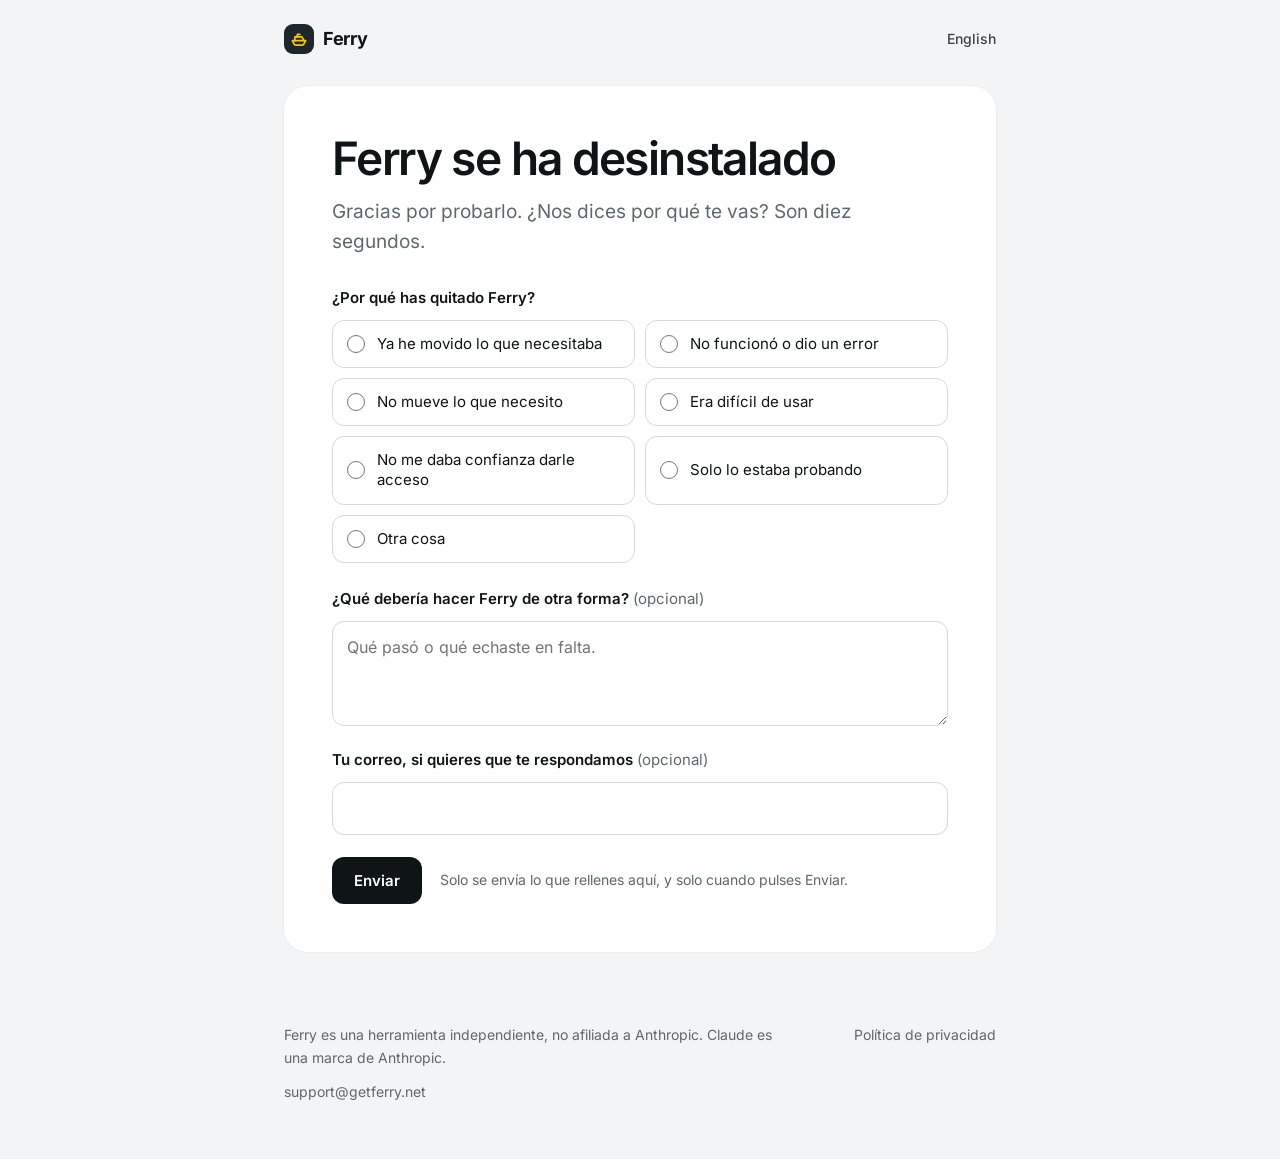
<file: es/adios/index.html>
<!doctype html>
<html lang="es">
<head>
<meta charset="utf-8">
<meta name="viewport" content="width=device-width, initial-scale=1">
<title>Ferry se ha desinstalado</title>
<meta name="robots" content="noindex">
<meta name="theme-color" content="#F3F4F5">
<link rel="icon" href="../../icon.png">
<link rel="preload" href="../../fonts/inter-latin.woff2" as="font" type="font/woff2" crossorigin>
<link rel="stylesheet" href="../../site.css">
</head>
<body>
<div class="envoltura fb">
  <header class="guia-cabecera">
    <a class="marca" href="../"><span><svg viewBox="0 0 24 24" fill="none" stroke="#F6C90E" stroke-width="2" stroke-linecap="round" stroke-linejoin="round" aria-hidden="true"><path d="M4 14h16l-2.2 4.2a2 2 0 0 1-1.8 1.1H8a2 2 0 0 1-1.8-1.1z"/><path d="M7 14V9.5h8.5L18 14"/><path d="M10 9.5V6.5h3"/></svg></span>Ferry</a>
    <a class="idioma" href="../../bye/" lang="en" hreflang="en">English</a>
  </header>
  <main>
  <section class="fb-tarjeta" aria-labelledby="fb-h">
    <h1 id="fb-h">Ferry se ha desinstalado</h1>
    <p class="fb-entrada">Gracias por probarlo. ¿Nos dices por qué te vas? Son diez segundos.</p>
    <form class="fb-form" id="fb" novalidate data-tipo="bye">
      <fieldset>
        <legend>¿Por qué has quitado Ferry?</legend>
        <div class="fb-ops"><label class="fb-op"><input type="radio" name="motivo" value="done"><span>Ya he movido lo que necesitaba</span></label><label class="fb-op"><input type="radio" name="motivo" value="broken"><span>No funcionó o dio un error</span></label><label class="fb-op"><input type="radio" name="motivo" value="missing"><span>No mueve lo que necesito</span></label><label class="fb-op"><input type="radio" name="motivo" value="hard"><span>Era difícil de usar</span></label><label class="fb-op"><input type="radio" name="motivo" value="trust"><span>No me daba confianza darle acceso</span></label><label class="fb-op"><input type="radio" name="motivo" value="trying"><span>Solo lo estaba probando</span></label><label class="fb-op"><input type="radio" name="motivo" value="other"><span>Otra cosa</span></label></div>
      </fieldset>
      <label for="fb-texto">¿Qué debería hacer Ferry de otra forma? <span class="fb-opc">(opcional)</span></label>
      <textarea id="fb-texto" name="texto" rows="3" maxlength="2000" placeholder="Qué pasó o qué echaste en falta."></textarea>
      <label for="fb-email">Tu correo, si quieres que te respondamos <span class="fb-opc">(opcional)</span></label>
      <input id="fb-email" name="email" type="email" autocomplete="email" maxlength="254">
      <input class="trampa" name="website" tabindex="-1" autocomplete="off" aria-hidden="true">
      <div class="fb-envio">
        <button class="boton boton-oscuro" type="submit">Enviar</button>
        <p class="pro-nota" id="fb-estado" role="status" data-ok="Gracias por contárnoslo." data-err="No ha funcionado. Prueba otra vez o escribe a support@getferry.net." data-need="Elige una opción o escribe algo primero." data-mail="Revisa el correo o déjalo vacío.">Solo se envía lo que rellenes aquí, y solo cuando pulses Enviar.</p>
      </div>
    </form>
    <p class="fb-otra" id="fb-otra" hidden>Si vuelves a necesitar Ferry, sigue siendo gratis. <a href="https://chromewebstore.google.com/detail/hflghkalnkgcmkpppfkpddelokimodag">Añadir Ferry a Chrome</a></p>
  </section>
  </main>
</div>
<footer class="pie">
  <div class="envoltura fb">
    <p class="aviso">Ferry es una herramienta independiente, no afiliada a Anthropic. Claude es una marca de Anthropic.</p>
    <a href="../../privacy.html#es">Política de privacidad</a>
    <a href="mailto:support@getferry.net">support@getferry.net</a>
  </div>
</footer>
<script>
(function () {
  var form = document.getElementById('fb');
  var estado = document.getElementById('fb-estado');
  var boton = form.querySelector('button');
  var v = new URLSearchParams(location.search).get('v') || '';
  function aviso(texto, clase) { estado.textContent = texto; estado.className = 'pro-nota ' + clase; }
  function marcados(nombre) {
    return Array.prototype.map.call(form.querySelectorAll('input[name=' + nombre + ']:checked'), function (i) { return i.value; });
  }
  form.addEventListener('submit', function (ev) {
    ev.preventDefault();
    var datos = { tipo: form.dataset.tipo, motivo: marcados('motivo')[0] || '', que: marcados('que'), donde: marcados('donde') };
    var texto = form.texto.value.trim();
    var email = form.email.value.trim();
    if (!datos.motivo && !datos.que.length && !datos.donde.length && !texto) { aviso(estado.dataset.need, 'mal'); return; }
    if (email && !form.email.checkValidity()) { aviso(estado.dataset.mail, 'mal'); form.email.focus(); return; }
    datos.texto = texto; datos.email = email; datos.version = v;
    datos.lang = document.documentElement.lang; datos.website = form.website.value;
    boton.disabled = true;
    fetch('/api/feedback', { method: 'POST', headers: { 'content-type': 'application/json' }, body: JSON.stringify(datos) })
      .then(function (r) { return r.json().then(function (d) { if (!r.ok || !d.ok) throw new Error('x'); }); })
      .then(function () {
        form.hidden = true;
        var gracias = document.createElement('p');
        gracias.className = 'fb-gracias'; gracias.setAttribute('role', 'status'); gracias.tabIndex = -1;
        gracias.textContent = estado.dataset.ok;
        form.parentNode.insertBefore(gracias, form);
        gracias.focus();
        var otra = document.getElementById('fb-otra'); if (otra) otra.hidden = false;
      })
      .catch(function () { aviso(estado.dataset.err, 'mal'); boton.disabled = false; });
  });
})();
</script>
</body>
</html>
</file>
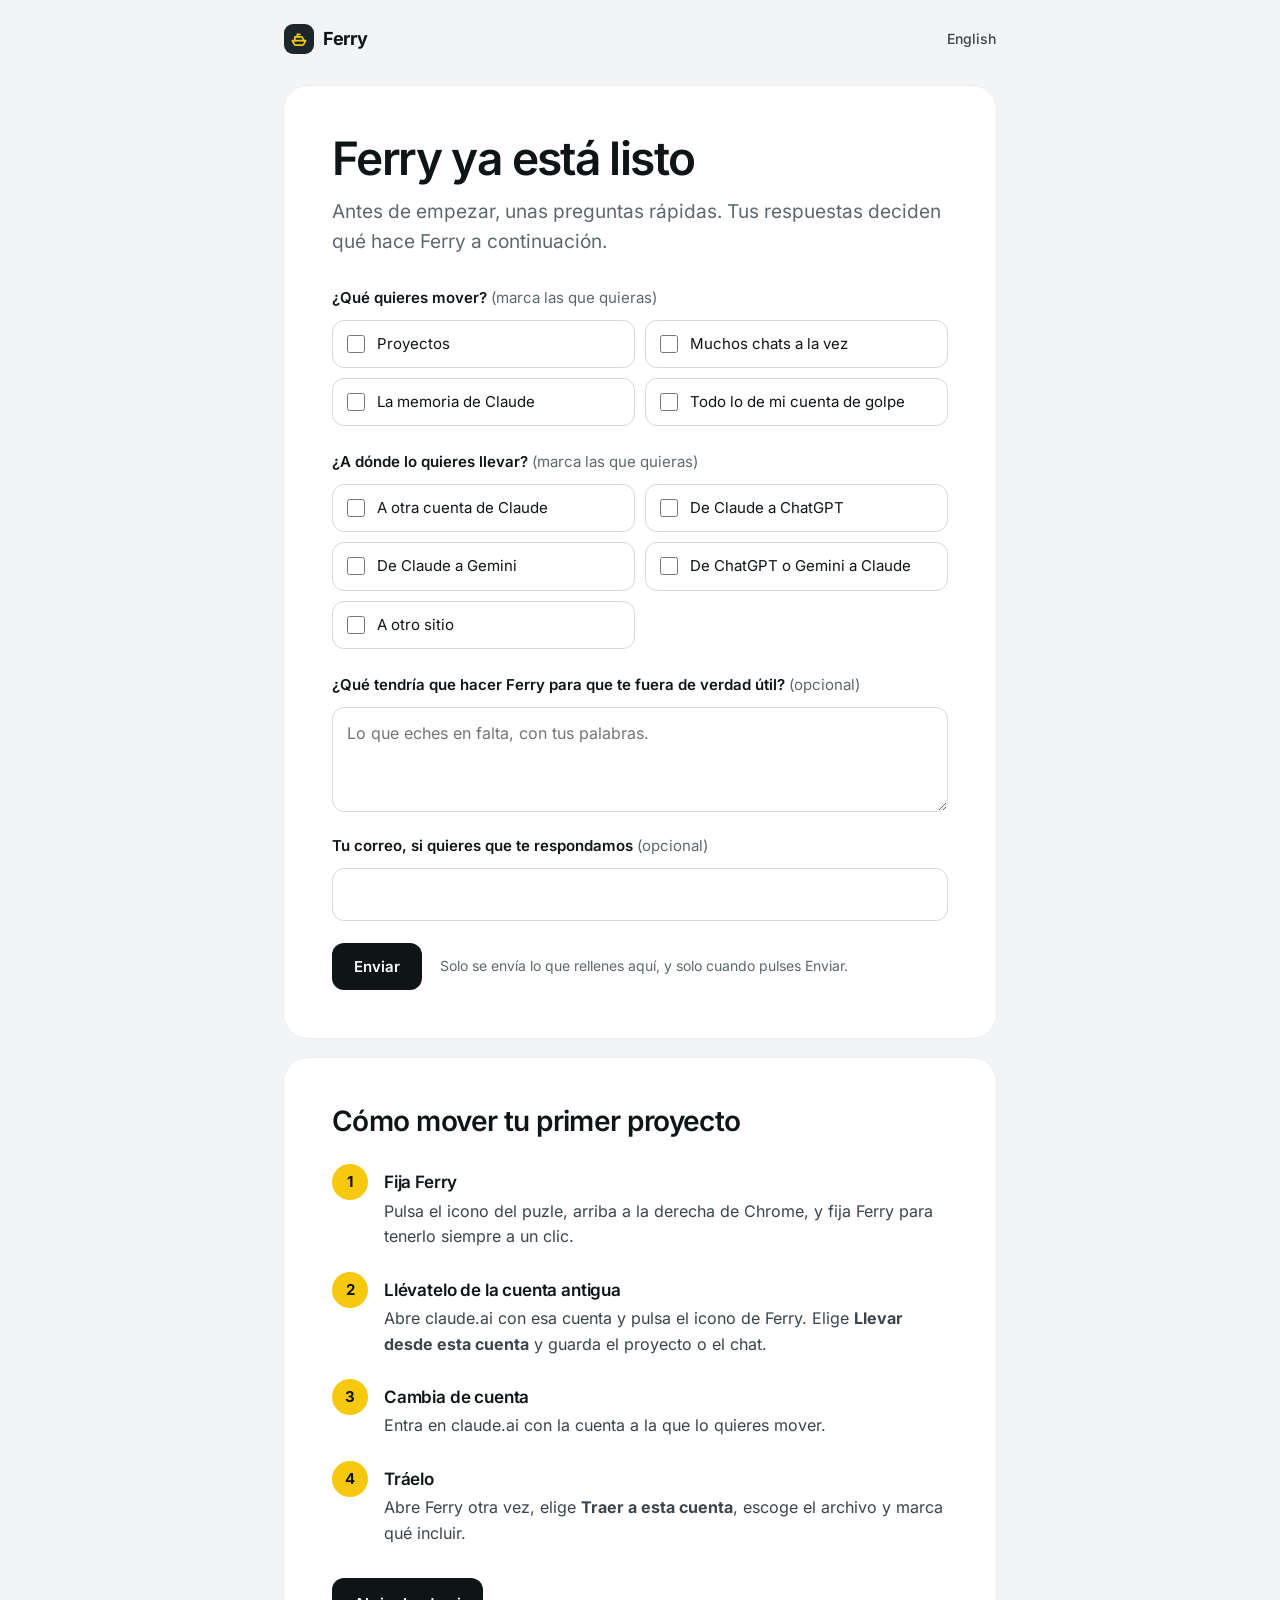
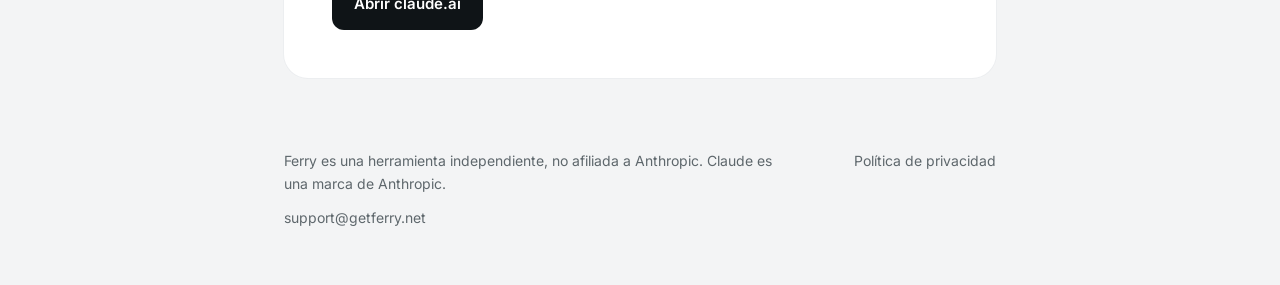
<file: es/bienvenida/index.html>
<!doctype html>
<html lang="es">
<head>
<meta charset="utf-8">
<meta name="viewport" content="width=device-width, initial-scale=1">
<title>Ferry está instalado</title>
<meta name="robots" content="noindex">
<meta name="theme-color" content="#F3F4F5">
<link rel="icon" href="../../icon.png">
<link rel="preload" href="../../fonts/inter-latin.woff2" as="font" type="font/woff2" crossorigin>
<link rel="stylesheet" href="../../site.css">
</head>
<body>
<div class="envoltura fb">
  <header class="guia-cabecera">
    <a class="marca" href="../"><span><svg viewBox="0 0 24 24" fill="none" stroke="#F6C90E" stroke-width="2" stroke-linecap="round" stroke-linejoin="round" aria-hidden="true"><path d="M4 14h16l-2.2 4.2a2 2 0 0 1-1.8 1.1H8a2 2 0 0 1-1.8-1.1z"/><path d="M7 14V9.5h8.5L18 14"/><path d="M10 9.5V6.5h3"/></svg></span>Ferry</a>
    <a class="idioma" href="../../welcome/" lang="en" hreflang="en">English</a>
  </header>
  <main>
  <section class="fb-tarjeta" aria-labelledby="fb-h">
    <h1 id="fb-h">Ferry ya está listo</h1>
    <p class="fb-entrada">Antes de empezar, unas preguntas rápidas. Tus respuestas deciden qué hace Ferry a continuación.</p>
    <form class="fb-form" id="fb" novalidate data-tipo="welcome">
      <fieldset>
        <legend>¿Qué quieres mover? <span class="fb-opc">(marca las que quieras)</span></legend>
        <div class="fb-ops"><label class="fb-op"><input type="checkbox" name="que" value="projects"><span>Proyectos</span></label><label class="fb-op"><input type="checkbox" name="que" value="bulk-chats"><span>Muchos chats a la vez</span></label><label class="fb-op"><input type="checkbox" name="que" value="memory"><span>La memoria de Claude</span></label><label class="fb-op"><input type="checkbox" name="que" value="whole-account"><span>Todo lo de mi cuenta de golpe</span></label></div>
      </fieldset>
      <fieldset>
        <legend>¿A dónde lo quieres llevar? <span class="fb-opc">(marca las que quieras)</span></legend>
        <div class="fb-ops"><label class="fb-op"><input type="checkbox" name="donde" value="claude-account"><span>A otra cuenta de Claude</span></label><label class="fb-op"><input type="checkbox" name="donde" value="claude-chatgpt"><span>De Claude a ChatGPT</span></label><label class="fb-op"><input type="checkbox" name="donde" value="claude-gemini"><span>De Claude a Gemini</span></label><label class="fb-op"><input type="checkbox" name="donde" value="other-ai-claude"><span>De ChatGPT o Gemini a Claude</span></label><label class="fb-op"><input type="checkbox" name="donde" value="other"><span>A otro sitio</span></label></div>
      </fieldset>
      <label for="fb-texto">¿Qué tendría que hacer Ferry para que te fuera de verdad útil? <span class="fb-opc">(opcional)</span></label>
      <textarea id="fb-texto" name="texto" rows="3" maxlength="2000" placeholder="Lo que eches en falta, con tus palabras."></textarea>
      <label for="fb-email">Tu correo, si quieres que te respondamos <span class="fb-opc">(opcional)</span></label>
      <input id="fb-email" name="email" type="email" autocomplete="email" maxlength="254">
      <input class="trampa" name="website" tabindex="-1" autocomplete="off" aria-hidden="true">
      <div class="fb-envio">
        <button class="boton boton-oscuro" type="submit">Enviar</button>
        <p class="pro-nota" id="fb-estado" role="status" data-ok="¡Gracias! Ayuda mucho a decidir qué hace Ferry después." data-err="No ha funcionado. Prueba otra vez o escribe a support@getferry.net." data-need="Marca alguna opción o escribe unas palabras primero." data-mail="Revisa el correo o déjalo vacío.">Solo se envía lo que rellenes aquí, y solo cuando pulses Enviar.</p>
      </div>
    </form>
    
  </section>
  <section class="fb-tarjeta" aria-labelledby="fb-pasos">
    <h2 id="fb-pasos">Cómo mover tu primer proyecto</h2>
    <ol class="fb-pasos"><li><h3>Fija Ferry</h3><p>Pulsa el icono del puzle, arriba a la derecha de Chrome, y fija Ferry para tenerlo siempre a un clic.</p></li><li><h3>Llévatelo de la cuenta antigua</h3><p>Abre claude.ai con esa cuenta y pulsa el icono de Ferry. Elige <b>Llevar desde esta cuenta</b> y guarda el proyecto o el chat.</p></li><li><h3>Cambia de cuenta</h3><p>Entra en claude.ai con la cuenta a la que lo quieres mover.</p></li><li><h3>Tráelo</h3><p>Abre Ferry otra vez, elige <b>Traer a esta cuenta</b>, escoge el archivo y marca qué incluir.</p></li></ol>
    <a class="boton boton-oscuro" href="https://claude.ai">Abrir claude.ai</a>
  </section>
  </main>
</div>
<footer class="pie">
  <div class="envoltura fb">
    <p class="aviso">Ferry es una herramienta independiente, no afiliada a Anthropic. Claude es una marca de Anthropic.</p>
    <a href="../../privacy.html#es">Política de privacidad</a>
    <a href="mailto:support@getferry.net">support@getferry.net</a>
  </div>
</footer>
<script>
(function () {
  var form = document.getElementById('fb');
  var estado = document.getElementById('fb-estado');
  var boton = form.querySelector('button');
  var v = new URLSearchParams(location.search).get('v') || '';
  function aviso(texto, clase) { estado.textContent = texto; estado.className = 'pro-nota ' + clase; }
  function marcados(nombre) {
    return Array.prototype.map.call(form.querySelectorAll('input[name=' + nombre + ']:checked'), function (i) { return i.value; });
  }
  form.addEventListener('submit', function (ev) {
    ev.preventDefault();
    var datos = { tipo: form.dataset.tipo, motivo: marcados('motivo')[0] || '', que: marcados('que'), donde: marcados('donde') };
    var texto = form.texto.value.trim();
    var email = form.email.value.trim();
    if (!datos.motivo && !datos.que.length && !datos.donde.length && !texto) { aviso(estado.dataset.need, 'mal'); return; }
    if (email && !form.email.checkValidity()) { aviso(estado.dataset.mail, 'mal'); form.email.focus(); return; }
    datos.texto = texto; datos.email = email; datos.version = v;
    datos.lang = document.documentElement.lang; datos.website = form.website.value;
    boton.disabled = true;
    fetch('/api/feedback', { method: 'POST', headers: { 'content-type': 'application/json' }, body: JSON.stringify(datos) })
      .then(function (r) { return r.json().then(function (d) { if (!r.ok || !d.ok) throw new Error('x'); }); })
      .then(function () {
        form.hidden = true;
        var gracias = document.createElement('p');
        gracias.className = 'fb-gracias'; gracias.setAttribute('role', 'status'); gracias.tabIndex = -1;
        gracias.textContent = estado.dataset.ok;
        form.parentNode.insertBefore(gracias, form);
        gracias.focus();
        var otra = document.getElementById('fb-otra'); if (otra) otra.hidden = false;
      })
      .catch(function () { aviso(estado.dataset.err, 'mal'); boton.disabled = false; });
  });
})();
</script>
</body>
</html>
</file>
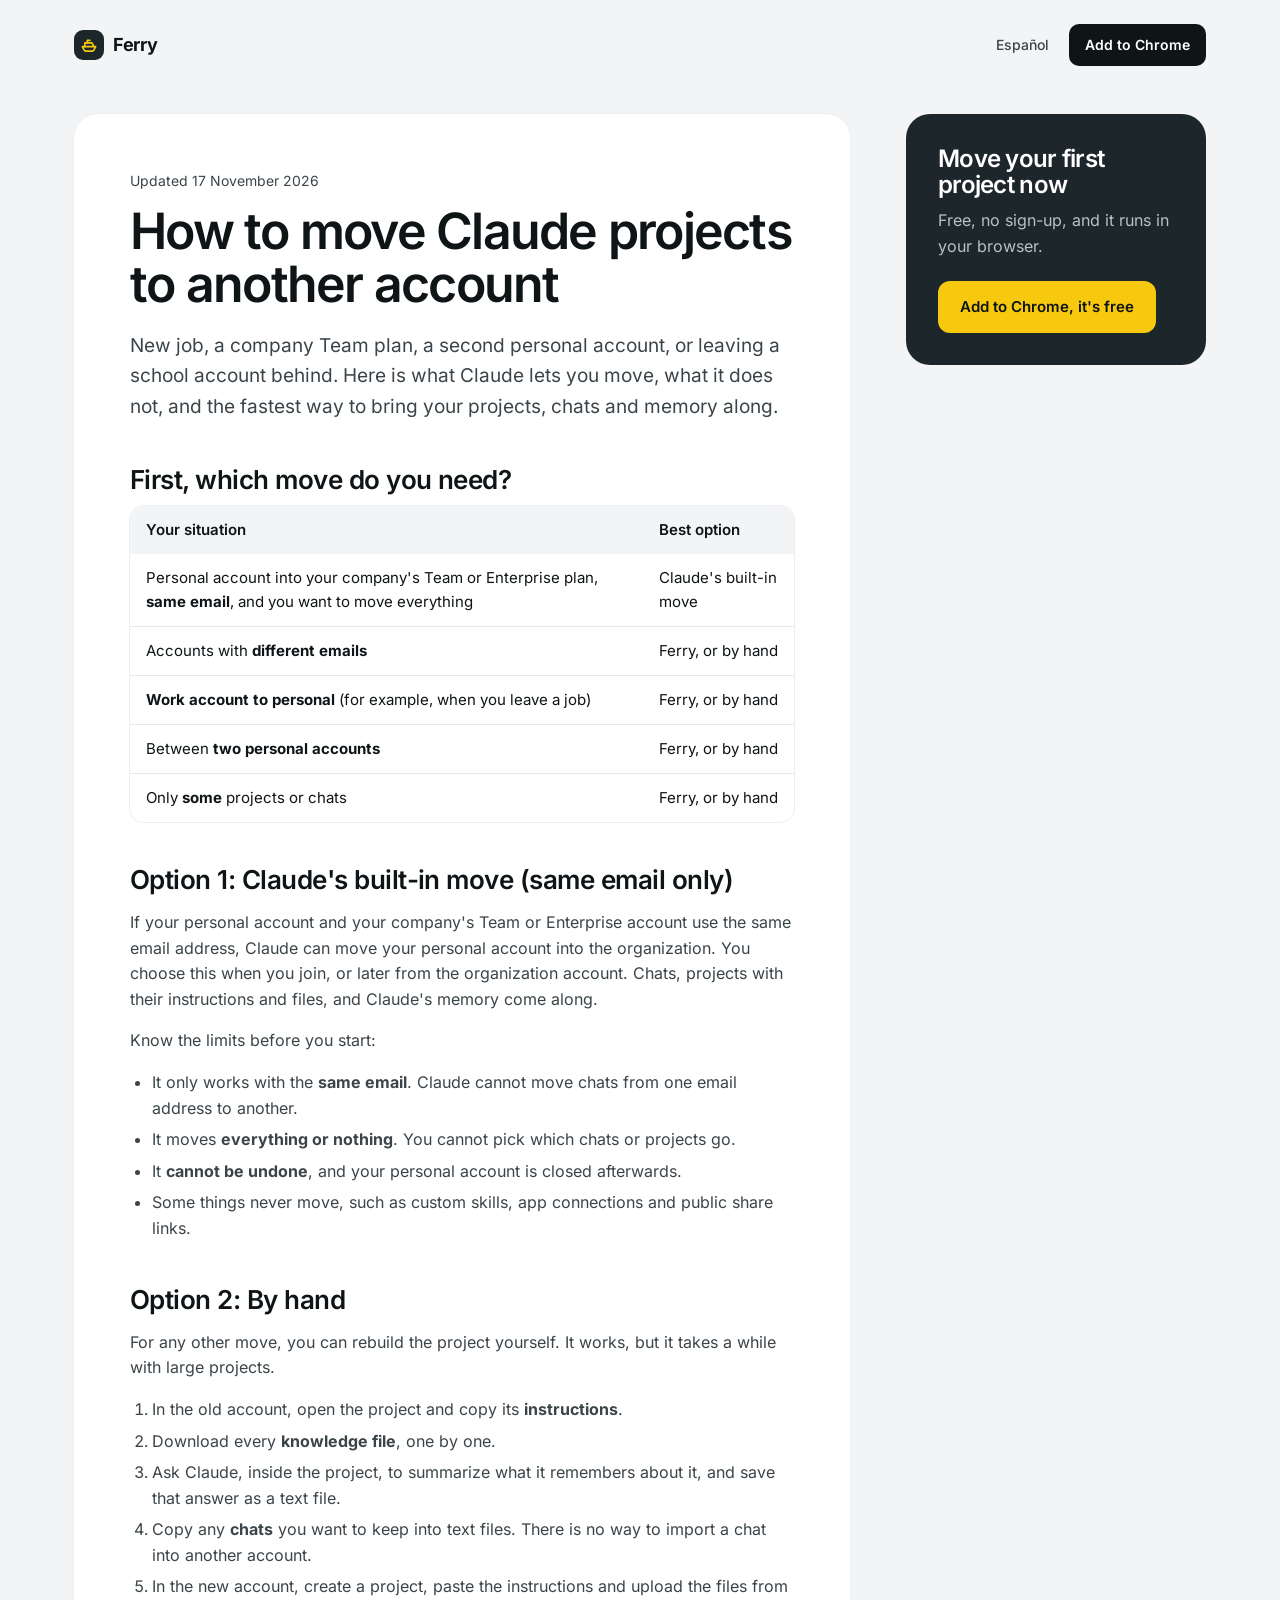
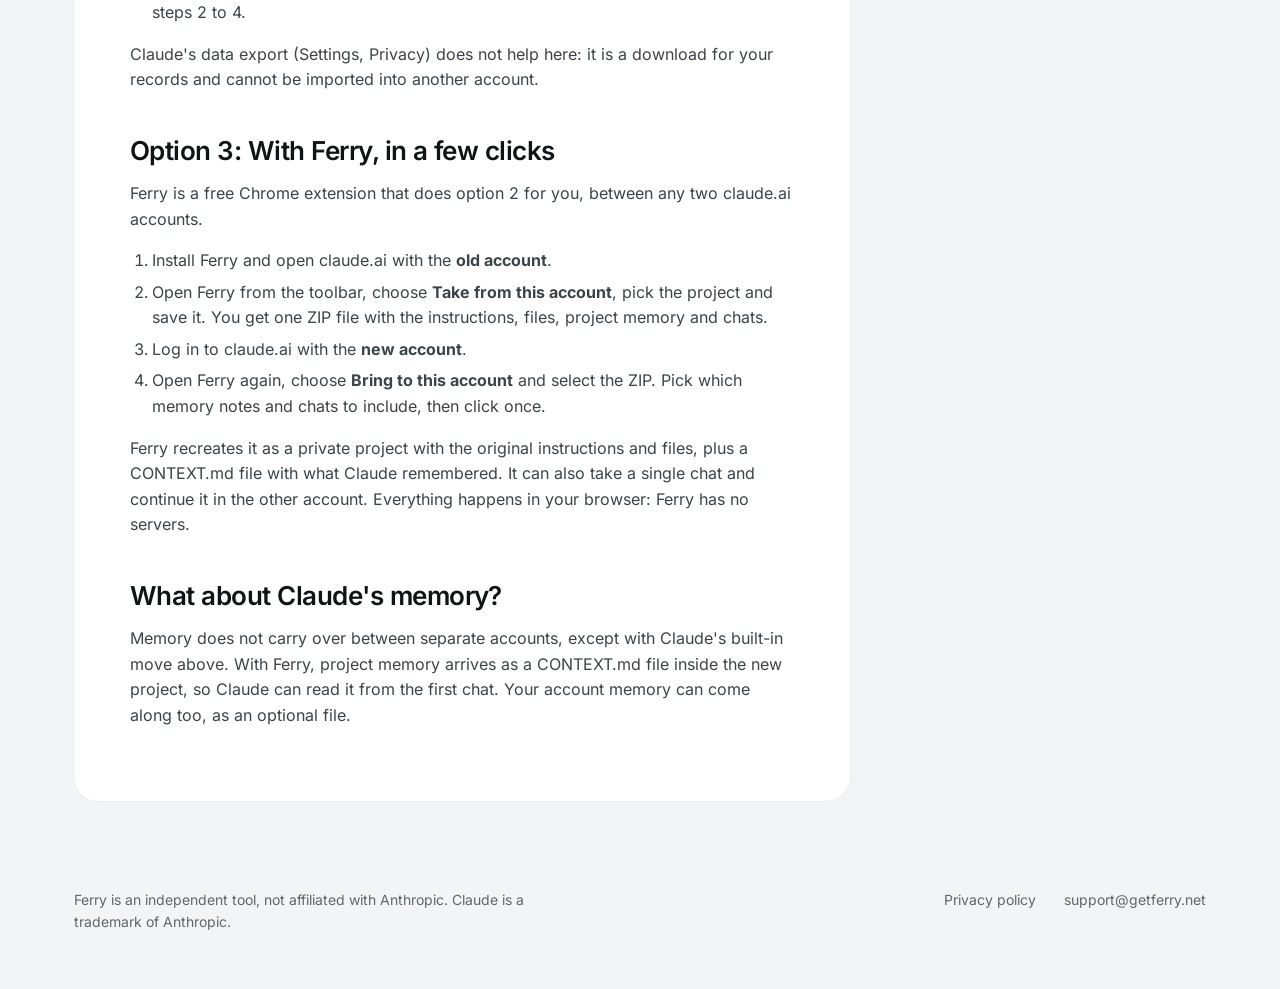
<file: guides/move-claude-projects-to-another-account/index.html>
<!doctype html>
<html lang="en">
<head>
<meta charset="utf-8">
<meta name="viewport" content="width=device-width, initial-scale=1">
<title>How to move Claude projects to another account (2026 guide)</title>
<meta name="description" content="Three ways to move Claude projects, chats and memory to another claude.ai account: Claude's built-in move, doing it by hand, or with the free Ferry extension.">
<link rel="canonical" href="https://getferry.net/guides/move-claude-projects-to-another-account/">
<link rel="alternate" hreflang="en" href="https://getferry.net/guides/move-claude-projects-to-another-account/">
<link rel="alternate" hreflang="es" href="https://getferry.net/es/guias/mover-proyectos-de-claude-a-otra-cuenta/">
<meta property="og:type" content="article">
<meta property="og:title" content="How to move Claude projects to another account (2026 guide)">
<meta property="og:description" content="Three ways to move Claude projects, chats and memory to another claude.ai account: Claude's built-in move, doing it by hand, or with the free Ferry extension.">
<meta property="og:image" content="https://getferry.net/img/og.png">
<meta property="og:url" content="https://getferry.net/guides/move-claude-projects-to-another-account/">
<meta name="twitter:card" content="summary_large_image">
<meta name="theme-color" content="#F3F4F5">
<link rel="icon" href="../../icon.png">
<link rel="preload" href="../../fonts/inter-latin.woff2" as="font" type="font/woff2" crossorigin>
<link rel="stylesheet" href="../../site.css">
<script type="application/ld+json">{"@context":"https://schema.org","@type":"Article","headline":"How to move Claude projects to another account","inLanguage":"en","dateModified":"2026-11-17","author":{"@type":"Organization","name":"Ferry"},"publisher":{"@type":"Organization","name":"Ferry","url":"https://getferry.net/"}}</script>
</head>
<body>
<div class="envoltura">
  <header class="guia-cabecera">
    <a class="marca" href="../../"><span><svg viewBox="0 0 24 24" fill="none" stroke="#F6C90E" stroke-width="2" stroke-linecap="round" stroke-linejoin="round" aria-hidden="true"><path d="M4 14h16l-2.2 4.2a2 2 0 0 1-1.8 1.1H8a2 2 0 0 1-1.8-1.1z"/><path d="M7 14V9.5h8.5L18 14"/><path d="M10 9.5V6.5h3"/></svg></span>Ferry</a>
    <a class="idioma" href="../../es/guias/mover-proyectos-de-claude-a-otra-cuenta/" lang="es" hreflang="es">Español</a>
    <a class="boton boton-oscuro boton-pequeno" href="https://chromewebstore.google.com/detail/hflghkalnkgcmkpppfkpddelokimodag">Add to Chrome</a>
  </header>
  <main class="guia">
    <article>
      <p class="guia-fecha">Updated 17 November 2026</p>
      <h1>How to move Claude projects to another account</h1>
      <p class="guia-entrada">New job, a company Team plan, a second personal account, or leaving a school account behind. Here is what Claude lets you move, what it does not, and the fastest way to bring your projects, chats and memory along.</p>
      
<h2>First, which move do you need?</h2>
<div class="tabla"><table>
<thead><tr><th>Your situation</th><th>Best option</th></tr></thead>
<tbody>
<tr><td>Personal account into your company's Team or Enterprise plan, <b>same email</b>, and you want to move everything</td><td>Claude's built-in move</td></tr>
<tr><td>Accounts with <b>different emails</b></td><td>Ferry, or by hand</td></tr>
<tr><td><b>Work account to personal</b> (for example, when you leave a job)</td><td>Ferry, or by hand</td></tr>
<tr><td>Between <b>two personal accounts</b></td><td>Ferry, or by hand</td></tr>
<tr><td>Only <b>some</b> projects or chats</td><td>Ferry, or by hand</td></tr>
</tbody></table></div>

<h2>Option 1: Claude's built-in move (same email only)</h2>
<p>If your personal account and your company's Team or Enterprise account use the same email address, Claude can move your personal account into the organization. You choose this when you join, or later from the organization account. Chats, projects with their instructions and files, and Claude's memory come along.</p>
<p>Know the limits before you start:</p>
<ul>
<li>It only works with the <b>same email</b>. Claude cannot move chats from one email address to another.</li>
<li>It moves <b>everything or nothing</b>. You cannot pick which chats or projects go.</li>
<li>It <b>cannot be undone</b>, and your personal account is closed afterwards.</li>
<li>Some things never move, such as custom skills, app connections and public share links.</li>
</ul>

<h2>Option 2: By hand</h2>
<p>For any other move, you can rebuild the project yourself. It works, but it takes a while with large projects.</p>
<ol>
<li>In the old account, open the project and copy its <b>instructions</b>.</li>
<li>Download every <b>knowledge file</b>, one by one.</li>
<li>Ask Claude, inside the project, to summarize what it remembers about it, and save that answer as a text file.</li>
<li>Copy any <b>chats</b> you want to keep into text files. There is no way to import a chat into another account.</li>
<li>In the new account, create a project, paste the instructions and upload the files from steps 2 to 4.</li>
</ol>
<p>Claude's data export (Settings, Privacy) does not help here: it is a download for your records and cannot be imported into another account.</p>

<h2>Option 3: With Ferry, in a few clicks</h2>
<p>Ferry is a free Chrome extension that does option 2 for you, between any two claude.ai accounts.</p>
<ol>
<li>Install Ferry and open claude.ai with the <b>old account</b>.</li>
<li>Open Ferry from the toolbar, choose <b>Take from this account</b>, pick the project and save it. You get one ZIP file with the instructions, files, project memory and chats.</li>
<li>Log in to claude.ai with the <b>new account</b>.</li>
<li>Open Ferry again, choose <b>Bring to this account</b> and select the ZIP. Pick which memory notes and chats to include, then click once.</li>
</ol>
<p>Ferry recreates it as a private project with the original instructions and files, plus a CONTEXT.md file with what Claude remembered. It can also take a single chat and continue it in the other account. Everything happens in your browser: Ferry has no servers.</p>

<h2>What about Claude's memory?</h2>
<p>Memory does not carry over between separate accounts, except with Claude's built-in move above. With Ferry, project memory arrives as a CONTEXT.md file inside the new project, so Claude can read it from the first chat. Your account memory can come along too, as an optional file.</p>

    </article>
    <aside class="guia-cta">
      <h2>Move your first project now</h2>
      <p>Free, no sign-up, and it runs in your browser.</p>
      <a class="boton boton-amarillo" href="https://chromewebstore.google.com/detail/hflghkalnkgcmkpppfkpddelokimodag">Add to Chrome, it's free</a>
    </aside>
  </main>
</div>
<footer class="pie">
  <div class="envoltura">
    <p class="aviso">Ferry is an independent tool, not affiliated with Anthropic. Claude is a trademark of Anthropic.</p>
    <a href="../../privacy.html">Privacy policy</a>
    <a href="mailto:support@getferry.net">support@getferry.net</a>
  </div>
</footer>
</body>
</html>
</file>
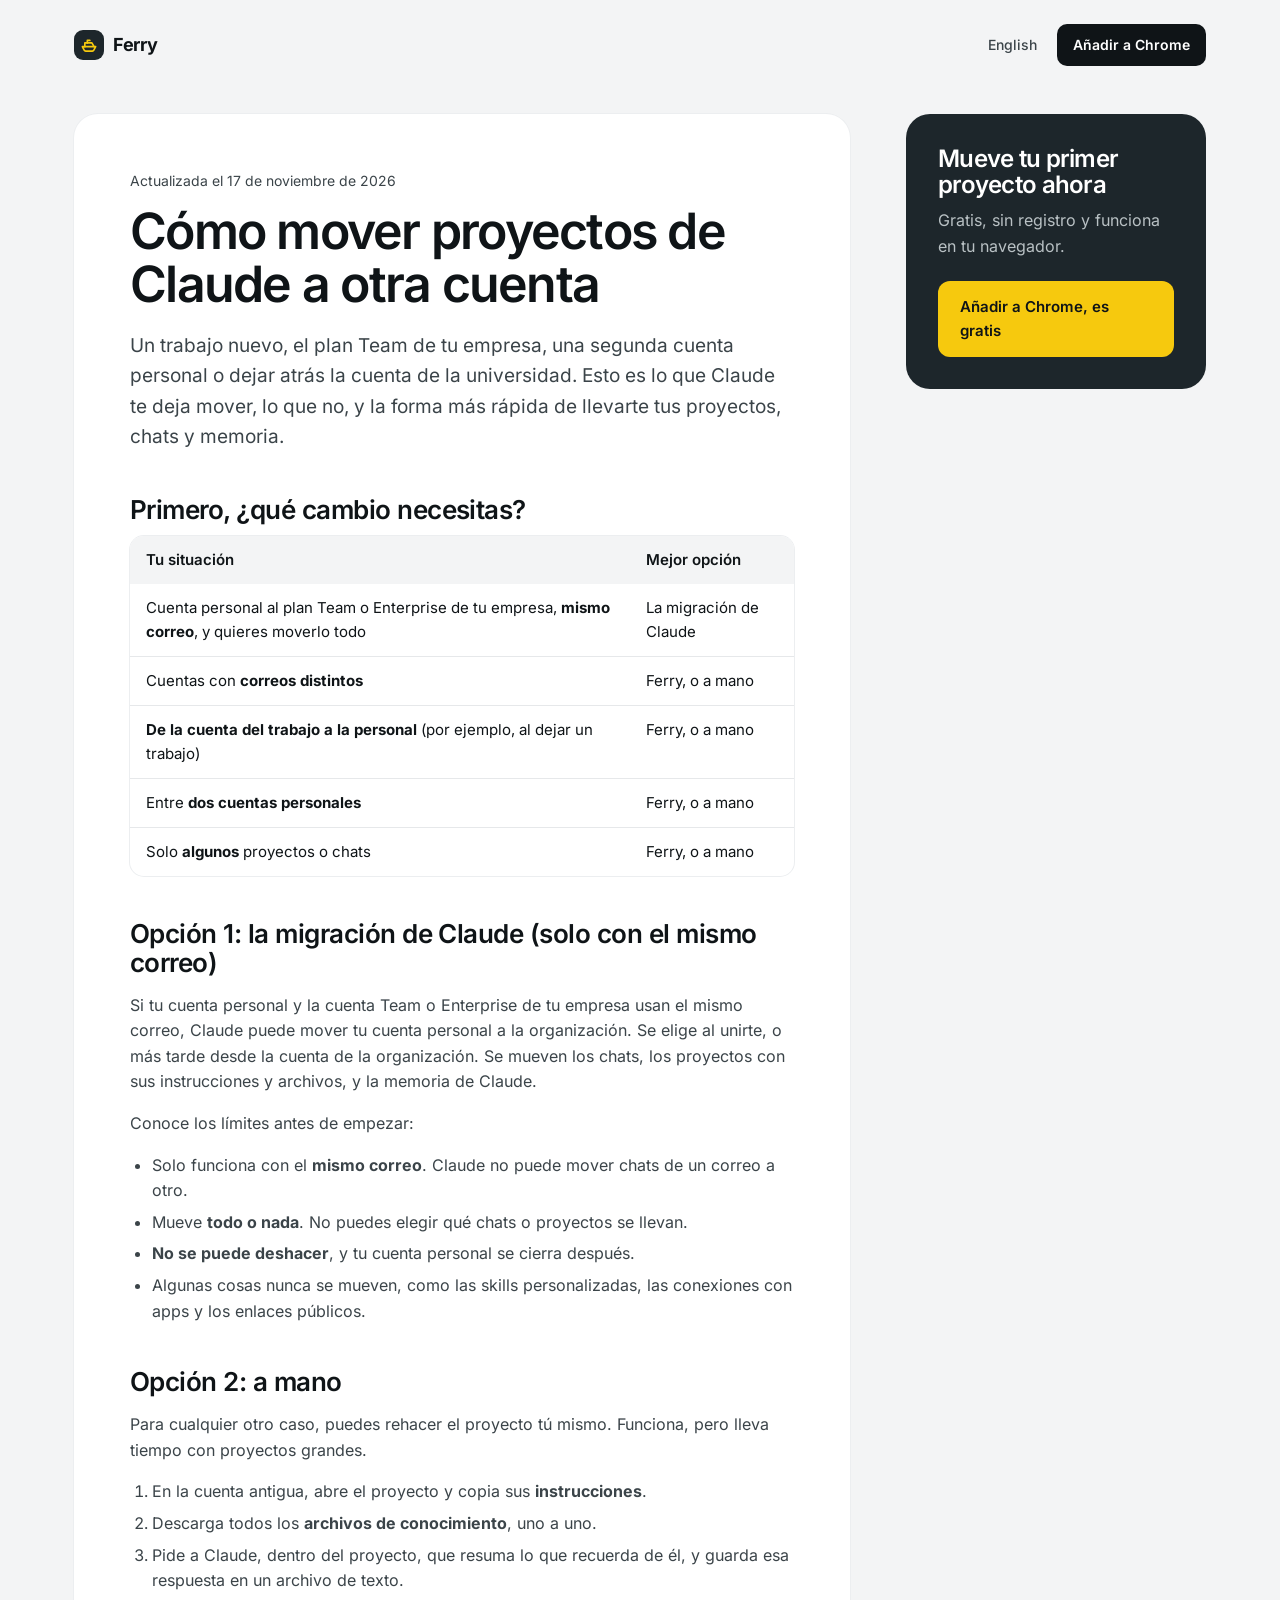
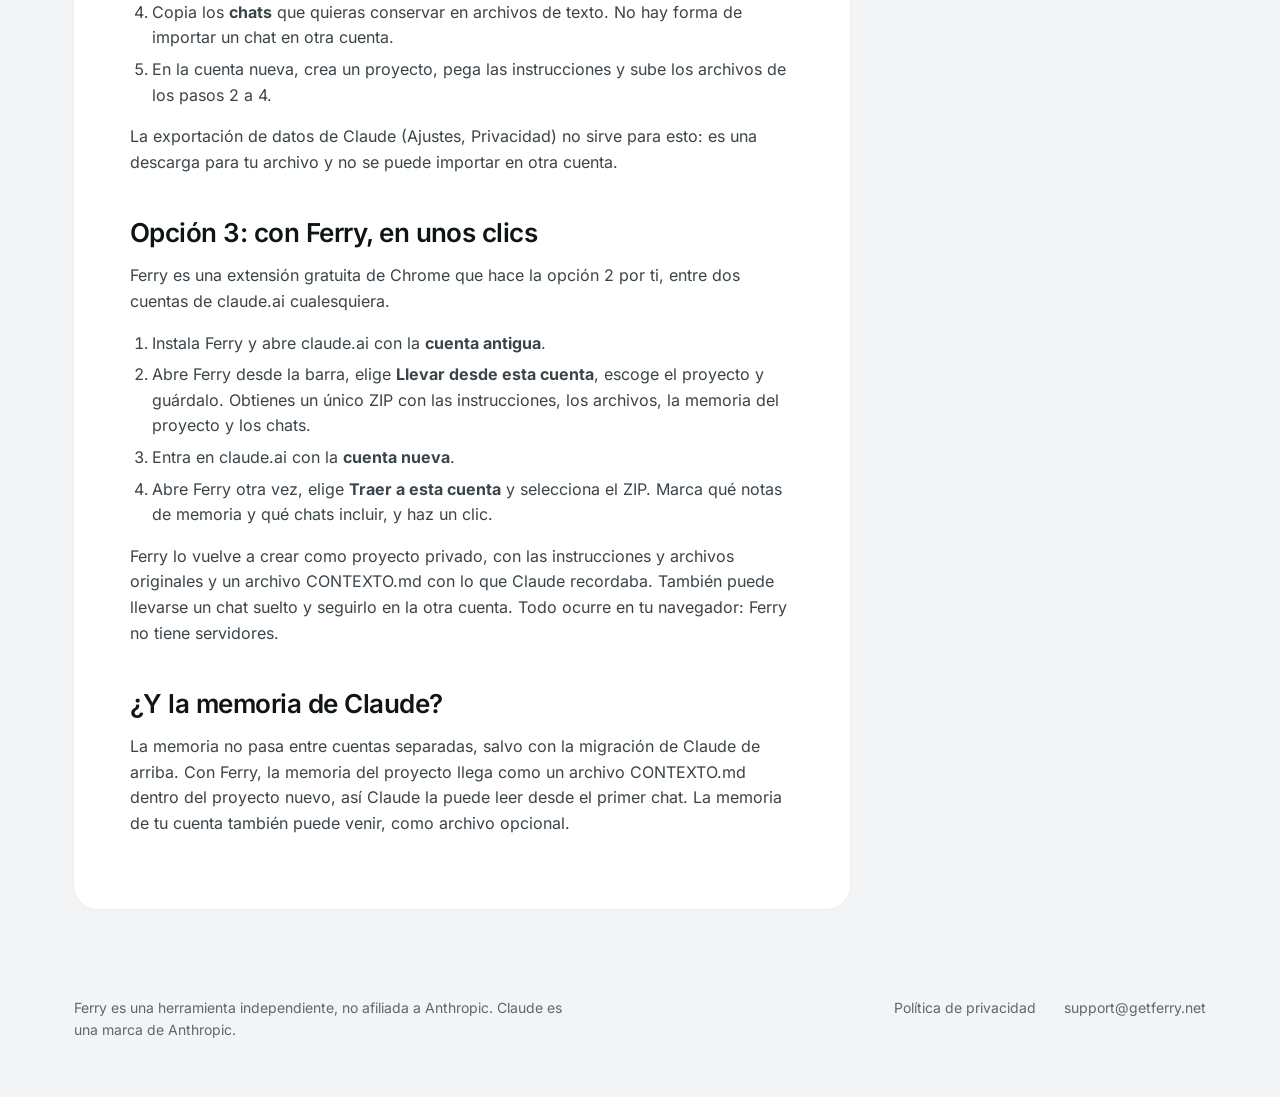
<file: es/guias/mover-proyectos-de-claude-a-otra-cuenta/index.html>
<!doctype html>
<html lang="es">
<head>
<meta charset="utf-8">
<meta name="viewport" content="width=device-width, initial-scale=1">
<title>Cómo mover proyectos de Claude a otra cuenta (guía 2026)</title>
<meta name="description" content="Tres formas de mover proyectos, chats y memoria de Claude a otra cuenta de claude.ai: la migración de Claude, a mano o con la extensión gratuita Ferry.">
<link rel="canonical" href="https://getferry.net/es/guias/mover-proyectos-de-claude-a-otra-cuenta/">
<link rel="alternate" hreflang="en" href="https://getferry.net/guides/move-claude-projects-to-another-account/">
<link rel="alternate" hreflang="es" href="https://getferry.net/es/guias/mover-proyectos-de-claude-a-otra-cuenta/">
<meta property="og:type" content="article">
<meta property="og:title" content="Cómo mover proyectos de Claude a otra cuenta (guía 2026)">
<meta property="og:description" content="Tres formas de mover proyectos, chats y memoria de Claude a otra cuenta de claude.ai: la migración de Claude, a mano o con la extensión gratuita Ferry.">
<meta property="og:image" content="https://getferry.net/img/og.png">
<meta property="og:url" content="https://getferry.net/es/guias/mover-proyectos-de-claude-a-otra-cuenta/">
<meta name="twitter:card" content="summary_large_image">
<meta name="theme-color" content="#F3F4F5">
<link rel="icon" href="../../../icon.png">
<link rel="preload" href="../../../fonts/inter-latin.woff2" as="font" type="font/woff2" crossorigin>
<link rel="stylesheet" href="../../../site.css">
<script type="application/ld+json">{"@context":"https://schema.org","@type":"Article","headline":"Cómo mover proyectos de Claude a otra cuenta","inLanguage":"es","dateModified":"2026-11-17","author":{"@type":"Organization","name":"Ferry"},"publisher":{"@type":"Organization","name":"Ferry","url":"https://getferry.net/"}}</script>
</head>
<body>
<div class="envoltura">
  <header class="guia-cabecera">
    <a class="marca" href="../../"><span><svg viewBox="0 0 24 24" fill="none" stroke="#F6C90E" stroke-width="2" stroke-linecap="round" stroke-linejoin="round" aria-hidden="true"><path d="M4 14h16l-2.2 4.2a2 2 0 0 1-1.8 1.1H8a2 2 0 0 1-1.8-1.1z"/><path d="M7 14V9.5h8.5L18 14"/><path d="M10 9.5V6.5h3"/></svg></span>Ferry</a>
    <a class="idioma" href="../../../guides/move-claude-projects-to-another-account/" lang="en" hreflang="en">English</a>
    <a class="boton boton-oscuro boton-pequeno" href="https://chromewebstore.google.com/detail/hflghkalnkgcmkpppfkpddelokimodag">Añadir a Chrome</a>
  </header>
  <main class="guia">
    <article>
      <p class="guia-fecha">Actualizada el 17 de noviembre de 2026</p>
      <h1>Cómo mover proyectos de Claude a otra cuenta</h1>
      <p class="guia-entrada">Un trabajo nuevo, el plan Team de tu empresa, una segunda cuenta personal o dejar atrás la cuenta de la universidad. Esto es lo que Claude te deja mover, lo que no, y la forma más rápida de llevarte tus proyectos, chats y memoria.</p>
      
<h2>Primero, ¿qué cambio necesitas?</h2>
<div class="tabla"><table>
<thead><tr><th>Tu situación</th><th>Mejor opción</th></tr></thead>
<tbody>
<tr><td>Cuenta personal al plan Team o Enterprise de tu empresa, <b>mismo correo</b>, y quieres moverlo todo</td><td>La migración de Claude</td></tr>
<tr><td>Cuentas con <b>correos distintos</b></td><td>Ferry, o a mano</td></tr>
<tr><td><b>De la cuenta del trabajo a la personal</b> (por ejemplo, al dejar un trabajo)</td><td>Ferry, o a mano</td></tr>
<tr><td>Entre <b>dos cuentas personales</b></td><td>Ferry, o a mano</td></tr>
<tr><td>Solo <b>algunos</b> proyectos o chats</td><td>Ferry, o a mano</td></tr>
</tbody></table></div>

<h2>Opción 1: la migración de Claude (solo con el mismo correo)</h2>
<p>Si tu cuenta personal y la cuenta Team o Enterprise de tu empresa usan el mismo correo, Claude puede mover tu cuenta personal a la organización. Se elige al unirte, o más tarde desde la cuenta de la organización. Se mueven los chats, los proyectos con sus instrucciones y archivos, y la memoria de Claude.</p>
<p>Conoce los límites antes de empezar:</p>
<ul>
<li>Solo funciona con el <b>mismo correo</b>. Claude no puede mover chats de un correo a otro.</li>
<li>Mueve <b>todo o nada</b>. No puedes elegir qué chats o proyectos se llevan.</li>
<li><b>No se puede deshacer</b>, y tu cuenta personal se cierra después.</li>
<li>Algunas cosas nunca se mueven, como las skills personalizadas, las conexiones con apps y los enlaces públicos.</li>
</ul>

<h2>Opción 2: a mano</h2>
<p>Para cualquier otro caso, puedes rehacer el proyecto tú mismo. Funciona, pero lleva tiempo con proyectos grandes.</p>
<ol>
<li>En la cuenta antigua, abre el proyecto y copia sus <b>instrucciones</b>.</li>
<li>Descarga todos los <b>archivos de conocimiento</b>, uno a uno.</li>
<li>Pide a Claude, dentro del proyecto, que resuma lo que recuerda de él, y guarda esa respuesta en un archivo de texto.</li>
<li>Copia los <b>chats</b> que quieras conservar en archivos de texto. No hay forma de importar un chat en otra cuenta.</li>
<li>En la cuenta nueva, crea un proyecto, pega las instrucciones y sube los archivos de los pasos 2 a 4.</li>
</ol>
<p>La exportación de datos de Claude (Ajustes, Privacidad) no sirve para esto: es una descarga para tu archivo y no se puede importar en otra cuenta.</p>

<h2>Opción 3: con Ferry, en unos clics</h2>
<p>Ferry es una extensión gratuita de Chrome que hace la opción 2 por ti, entre dos cuentas de claude.ai cualesquiera.</p>
<ol>
<li>Instala Ferry y abre claude.ai con la <b>cuenta antigua</b>.</li>
<li>Abre Ferry desde la barra, elige <b>Llevar desde esta cuenta</b>, escoge el proyecto y guárdalo. Obtienes un único ZIP con las instrucciones, los archivos, la memoria del proyecto y los chats.</li>
<li>Entra en claude.ai con la <b>cuenta nueva</b>.</li>
<li>Abre Ferry otra vez, elige <b>Traer a esta cuenta</b> y selecciona el ZIP. Marca qué notas de memoria y qué chats incluir, y haz un clic.</li>
</ol>
<p>Ferry lo vuelve a crear como proyecto privado, con las instrucciones y archivos originales y un archivo CONTEXTO.md con lo que Claude recordaba. También puede llevarse un chat suelto y seguirlo en la otra cuenta. Todo ocurre en tu navegador: Ferry no tiene servidores.</p>

<h2>¿Y la memoria de Claude?</h2>
<p>La memoria no pasa entre cuentas separadas, salvo con la migración de Claude de arriba. Con Ferry, la memoria del proyecto llega como un archivo CONTEXTO.md dentro del proyecto nuevo, así Claude la puede leer desde el primer chat. La memoria de tu cuenta también puede venir, como archivo opcional.</p>

    </article>
    <aside class="guia-cta">
      <h2>Mueve tu primer proyecto ahora</h2>
      <p>Gratis, sin registro y funciona en tu navegador.</p>
      <a class="boton boton-amarillo" href="https://chromewebstore.google.com/detail/hflghkalnkgcmkpppfkpddelokimodag">Añadir a Chrome, es gratis</a>
    </aside>
  </main>
</div>
<footer class="pie">
  <div class="envoltura">
    <p class="aviso">Ferry es una herramienta independiente, no afiliada a Anthropic. Claude es una marca de Anthropic.</p>
    <a href="../../../privacy.html#es">Política de privacidad</a>
    <a href="mailto:support@getferry.net">support@getferry.net</a>
  </div>
</footer>
</body>
</html>
</file>
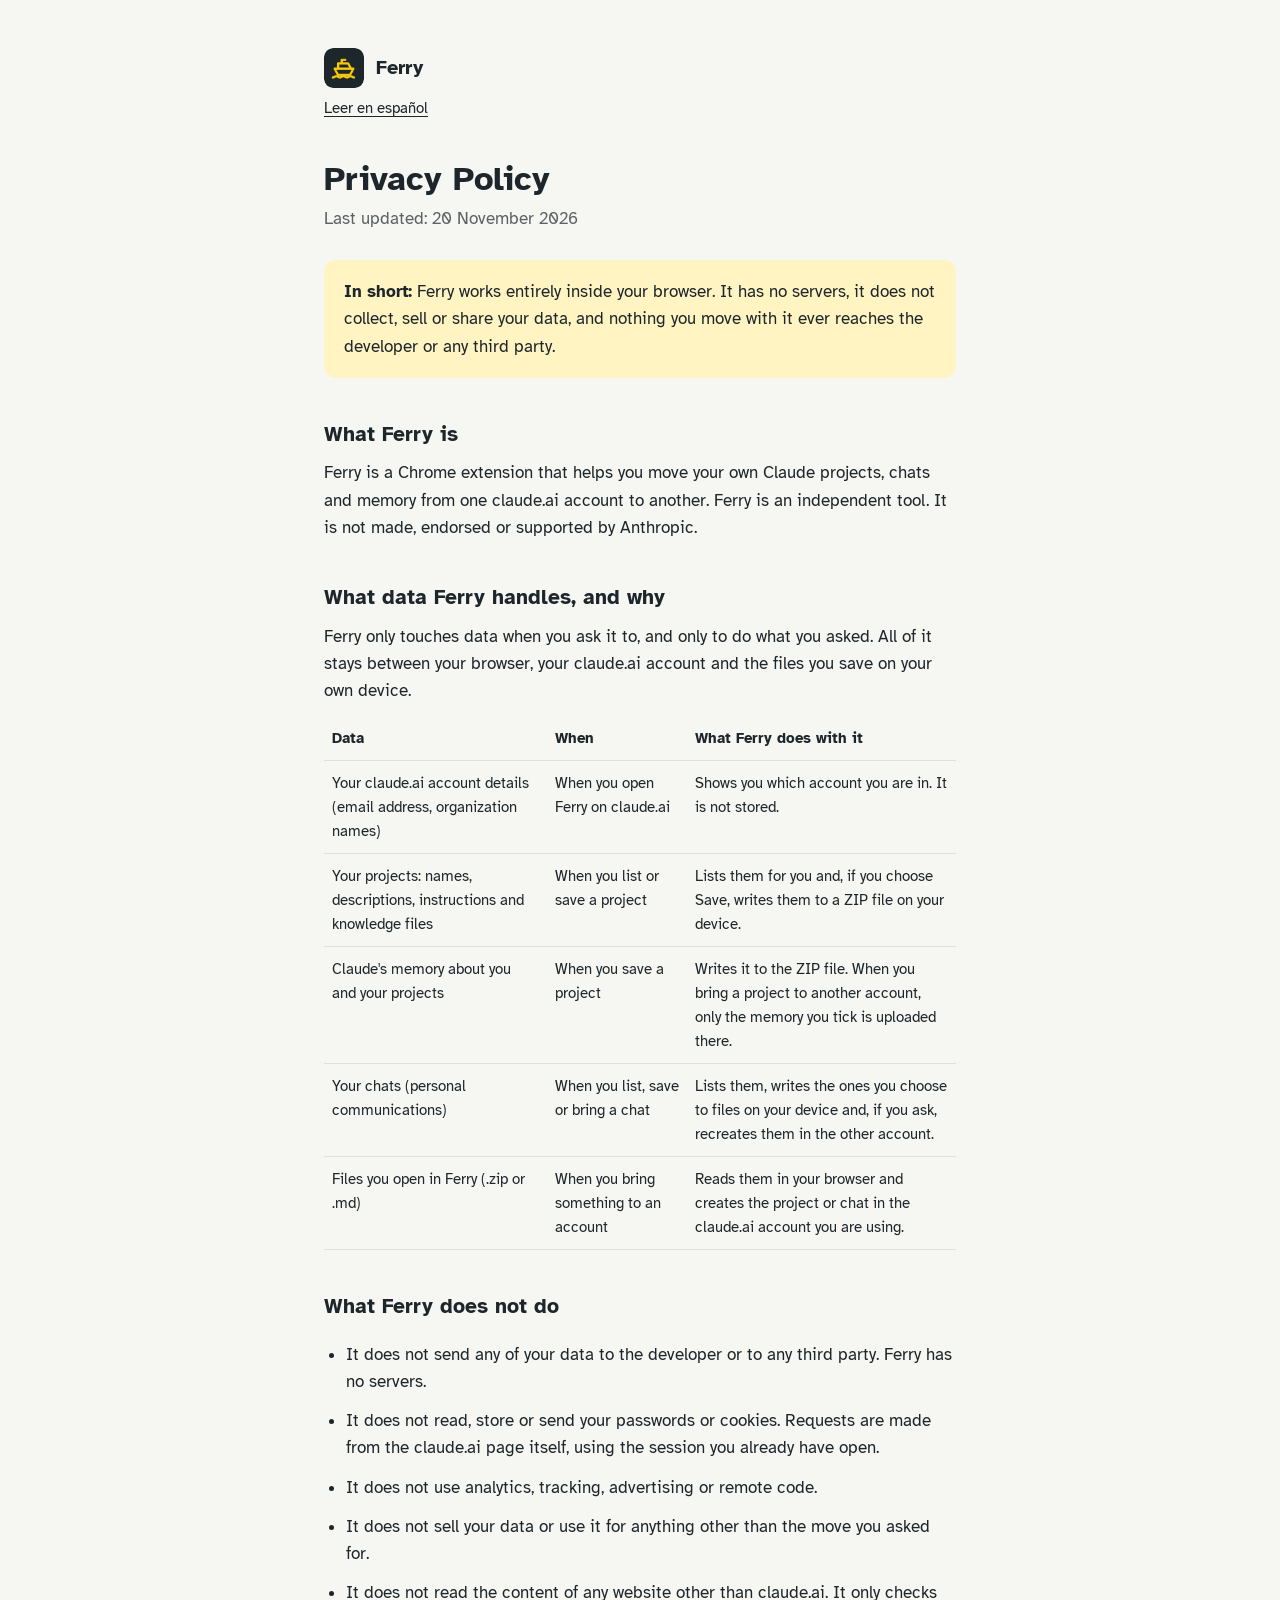
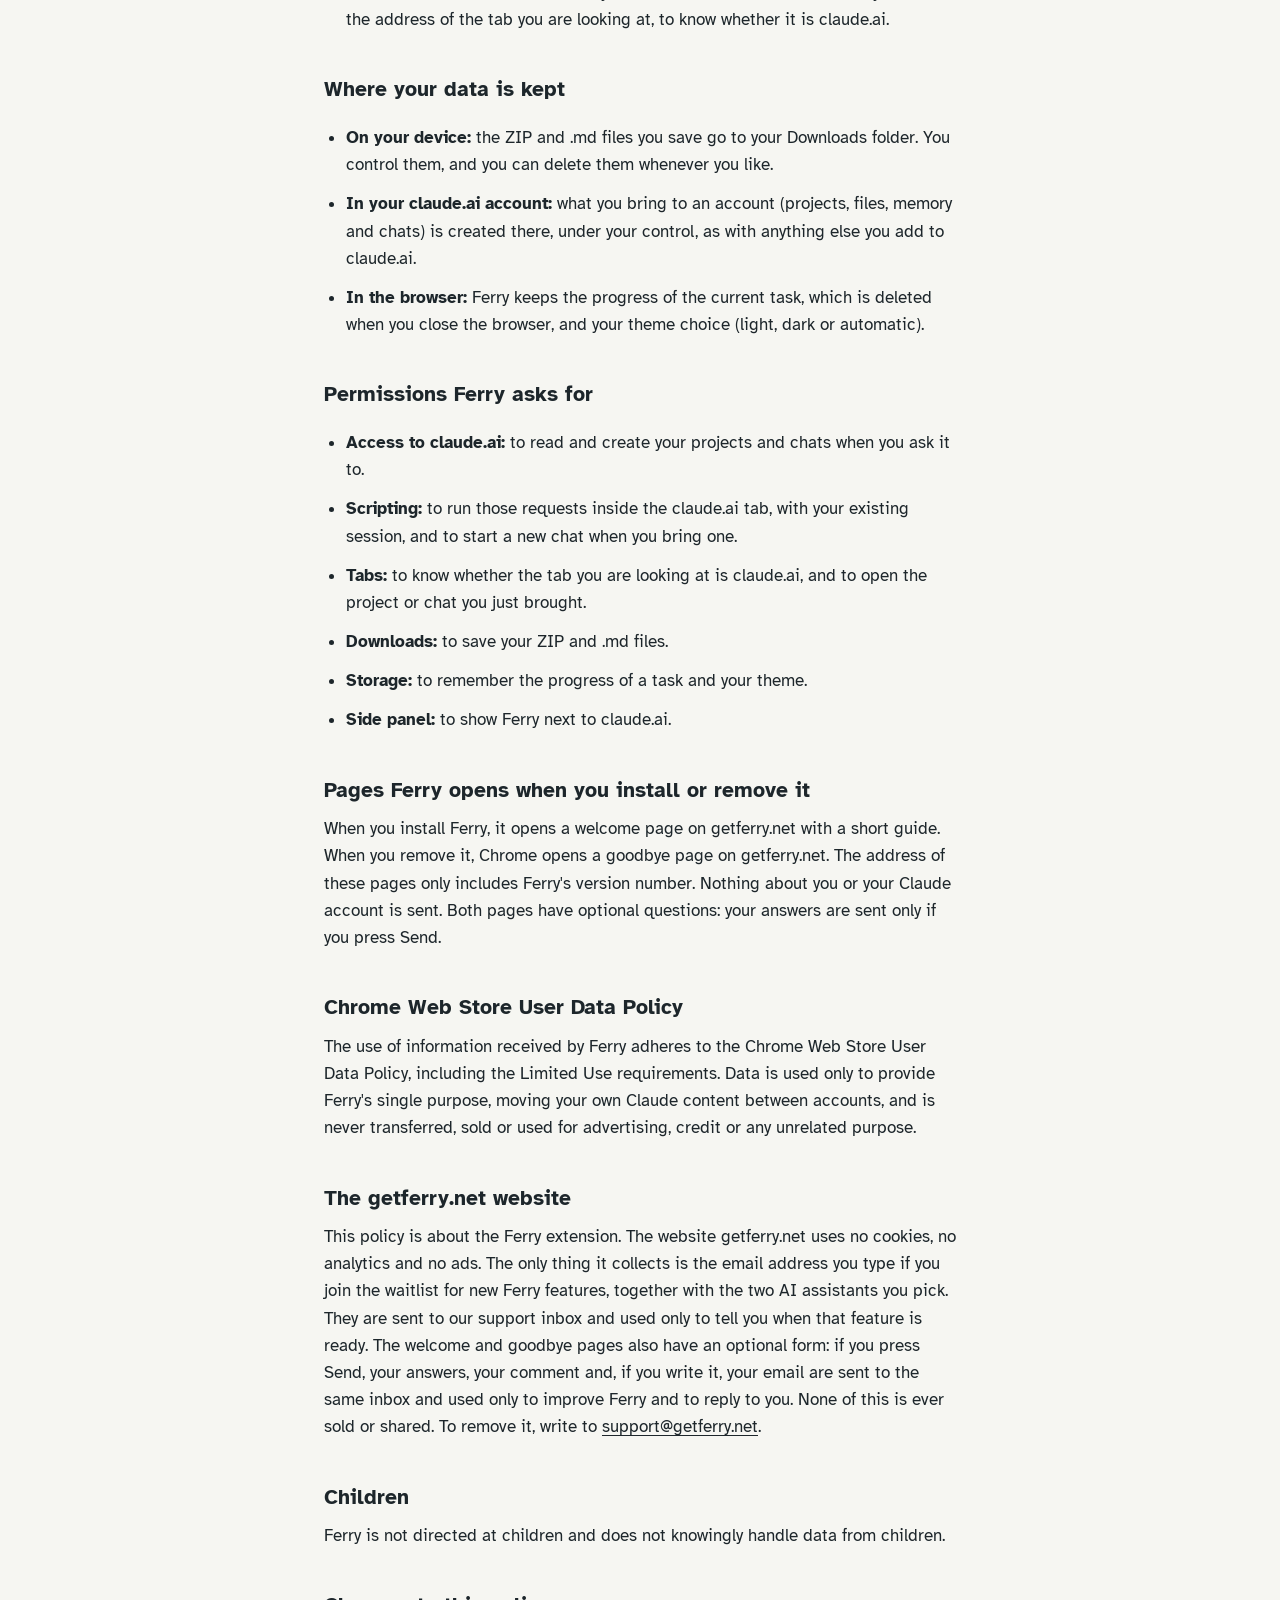
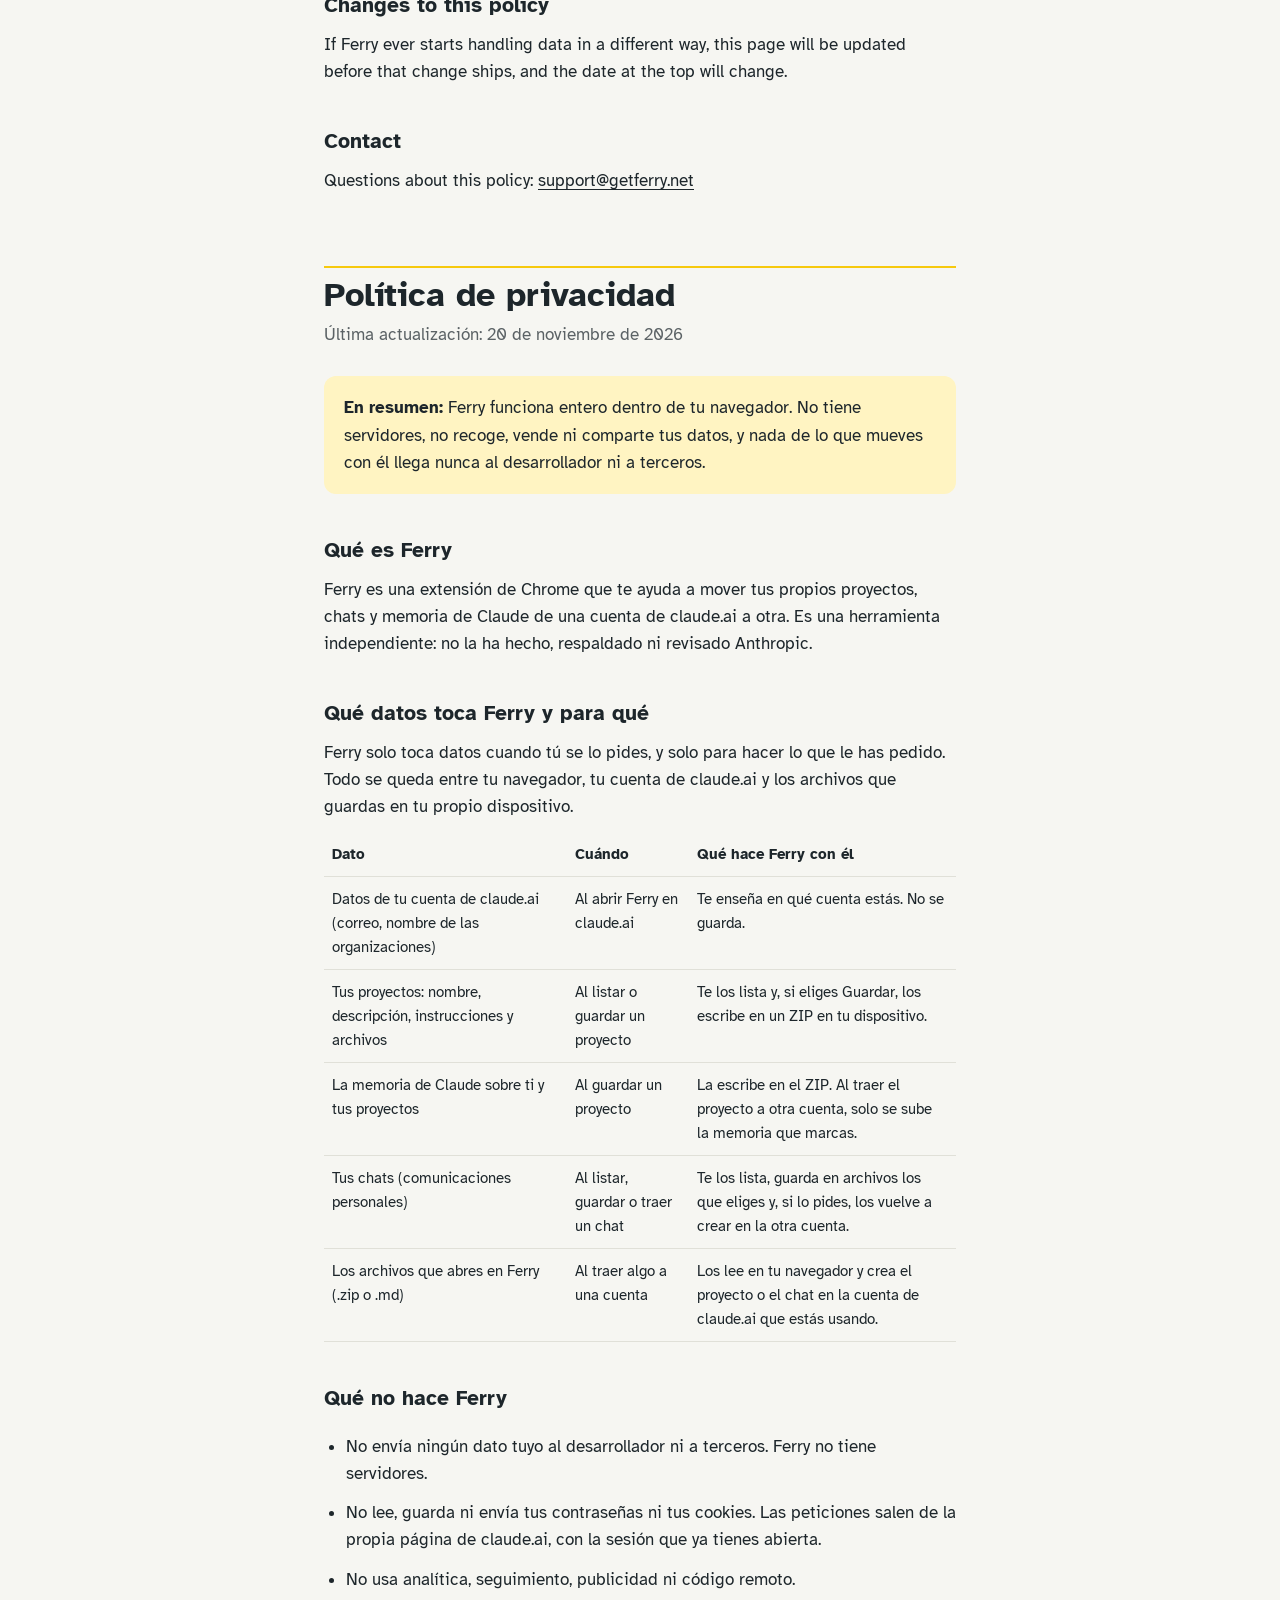
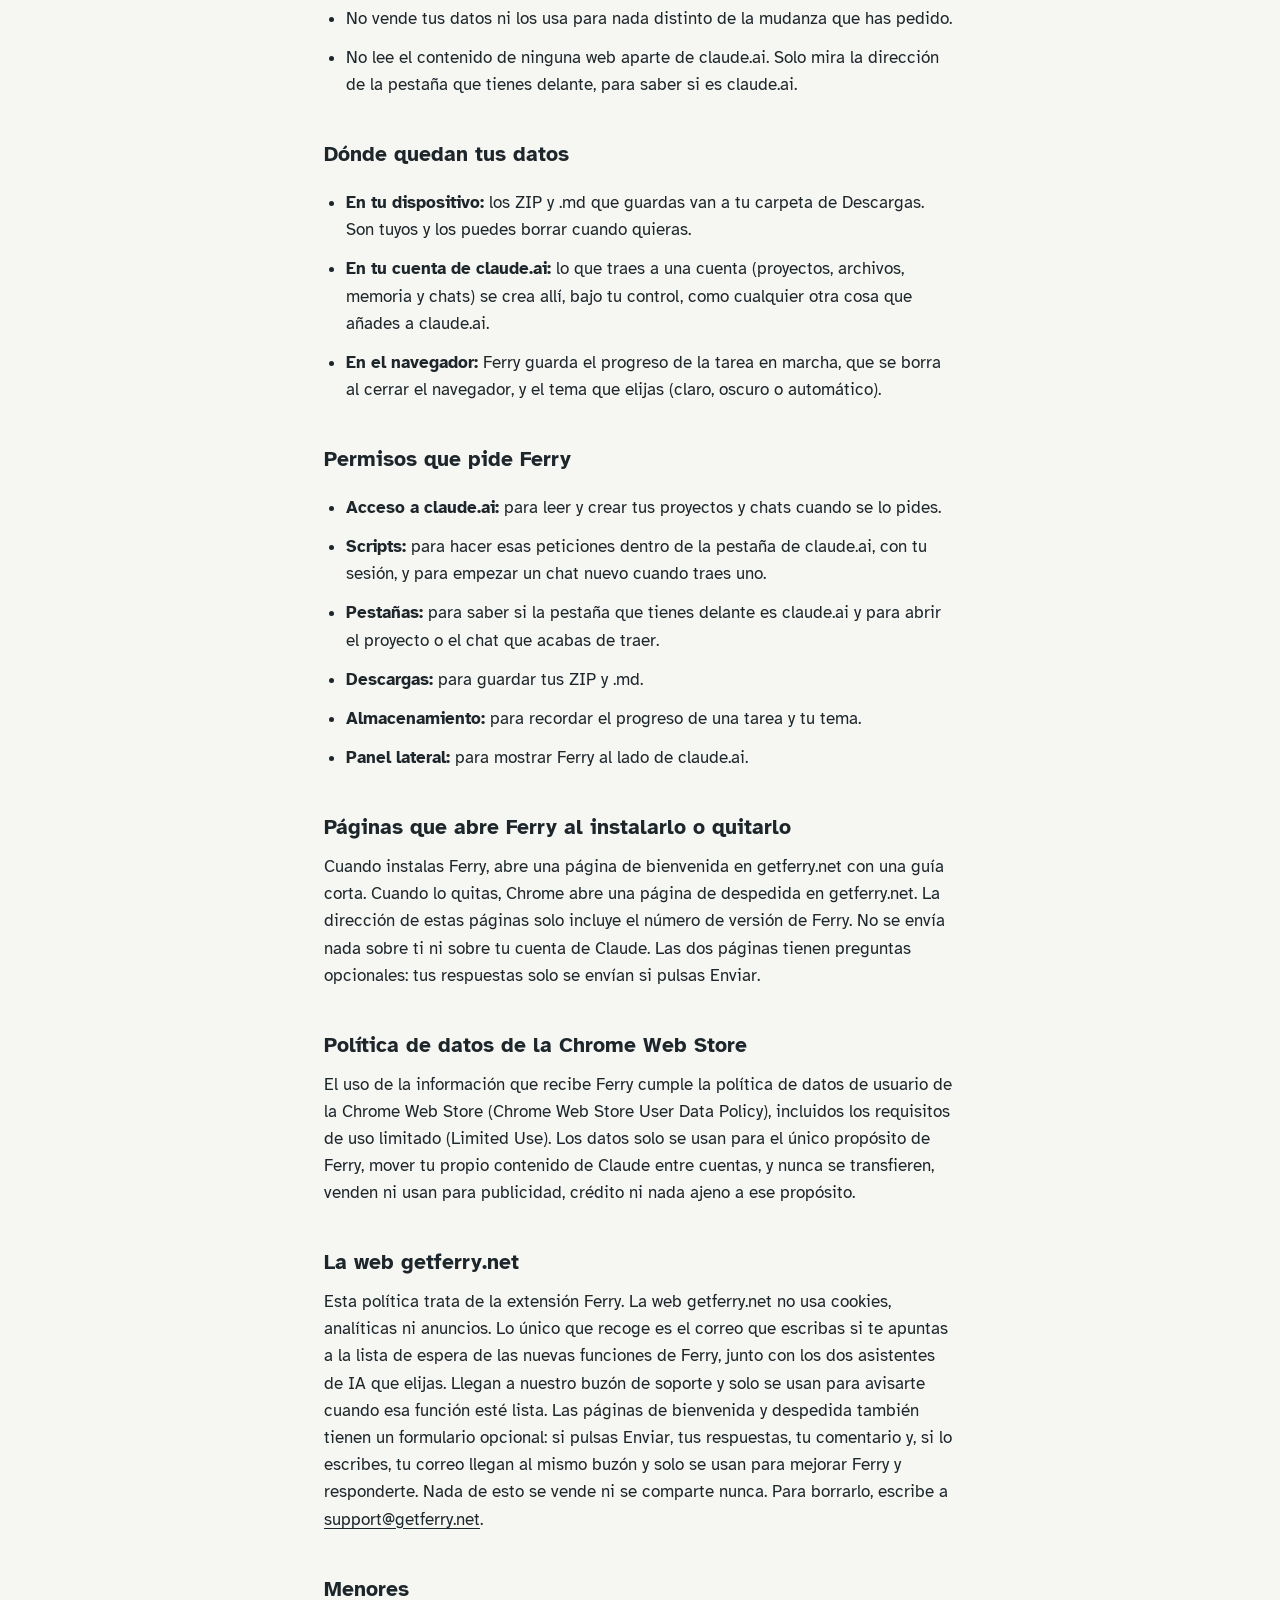
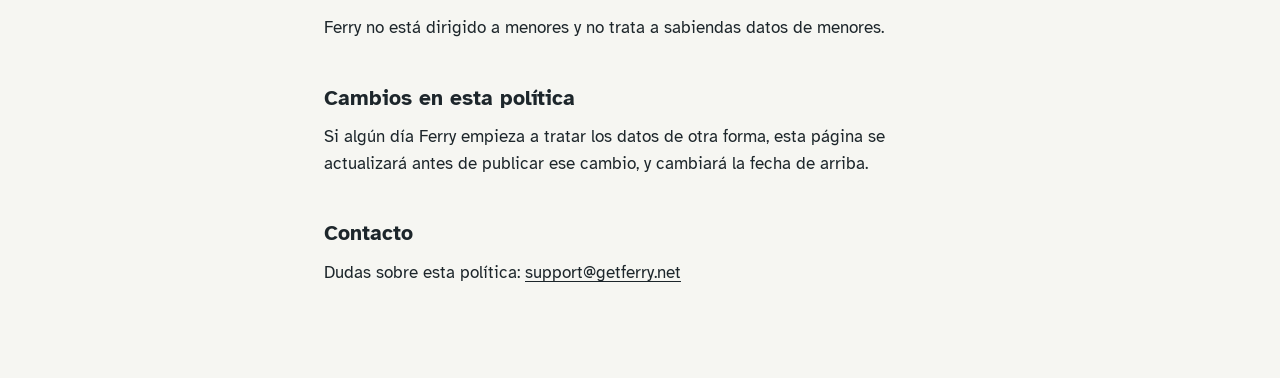
<file: privacy.html>
<!doctype html>
<html lang="en">
<head>
  <meta charset="utf-8">
  <meta name="viewport" content="width=device-width, initial-scale=1">
  <title>Ferry · Privacy Policy</title>
  <meta name="description" content="Privacy policy for Ferry, the Chrome extension that moves your Claude projects, chats and memory to another account.">
  <link rel="icon" href="icon.png">
  <style>
    @font-face { font-family: 'Atkinson'; src: url('fonts/atkinson-400.woff2') format('woff2'); font-weight: 400; }
    @font-face { font-family: 'Atkinson'; src: url('fonts/atkinson-700.woff2') format('woff2'); font-weight: 700; }
    :root { --fondo: #F6F6F2; --tinta: #1D262B; --suave: #5B6265; --linea: #E0E0D8; --amarillo: #F6C90E; --resalte: #FFF4C2; color-scheme: light; }
    @media (prefers-color-scheme: dark) {
      :root { --fondo: #15191B; --tinta: #ECEDE8; --suave: #A0A6A8; --linea: #30383C; --resalte: #3A3416; color-scheme: dark; }
    }
    * { box-sizing: border-box; }
    body { margin: 0; background: var(--fondo); color: var(--tinta); font: 17px/1.6 'Atkinson', system-ui, sans-serif; }
    main { max-width: 42rem; margin: 0 auto; padding: 48px 20px 80px; }
    header { display: flex; align-items: center; gap: 12px; margin-bottom: 8px; }
    header img { width: 40px; height: 40px; border-radius: 9px; }
    header b { font-size: 20px; }
    nav { margin: 8px 0 40px; font-size: 15px; }
    nav a { color: var(--tinta); }
    h1 { font-size: 34px; line-height: 1.15; margin: 0 0 6px; }
    .fecha { color: var(--suave); margin: 0 0 28px; }
    .resumen { background: var(--resalte); border-radius: 12px; padding: 18px 20px; margin: 0 0 36px; }
    .resumen p { margin: 0; }
    h2 { font-size: 21px; margin: 40px 0 8px; }
    p, li { margin: 0 0 12px; }
    ul { padding-left: 22px; }
    table { width: 100%; border-collapse: collapse; font-size: 15px; margin: 8px 0 16px; }
    th, td { text-align: left; vertical-align: top; padding: 10px 8px; border-bottom: 1px solid var(--linea); }
    th { font-weight: 700; }
    code { font-size: .9em; }
    a { color: inherit; text-underline-offset: 3px; }
    .idioma { border-top: 2px solid var(--amarillo); margin-top: 72px; padding-top: 8px; }
  </style>
</head>
<body>
<main>
  <header><img src="icon.png" alt=""><b>Ferry</b></header>
  <nav><a href="#es" lang="es">Leer en español</a></nav>

  <h1>Privacy Policy</h1>
  <p class="fecha">Last updated: 20 November 2026</p>

  <div class="resumen">
    <p><b>In short:</b> Ferry works entirely inside your browser. It has no servers, it does not collect, sell or share your data, and nothing you move with it ever reaches the developer or any third party.</p>
  </div>

  <h2>What Ferry is</h2>
  <p>Ferry is a Chrome extension that helps you move your own Claude projects, chats and memory from one claude.ai account to another. Ferry is an independent tool. It is not made, endorsed or supported by Anthropic.</p>

  <h2>What data Ferry handles, and why</h2>
  <p>Ferry only touches data when you ask it to, and only to do what you asked. All of it stays between your browser, your claude.ai account and the files you save on your own device.</p>
  <table>
    <tr><th>Data</th><th>When</th><th>What Ferry does with it</th></tr>
    <tr><td>Your claude.ai account details (email address, organization names)</td><td>When you open Ferry on claude.ai</td><td>Shows you which account you are in. It is not stored.</td></tr>
    <tr><td>Your projects: names, descriptions, instructions and knowledge files</td><td>When you list or save a project</td><td>Lists them for you and, if you choose Save, writes them to a ZIP file on your device.</td></tr>
    <tr><td>Claude's memory about you and your projects</td><td>When you save a project</td><td>Writes it to the ZIP file. When you bring a project to another account, only the memory you tick is uploaded there.</td></tr>
    <tr><td>Your chats (personal communications)</td><td>When you list, save or bring a chat</td><td>Lists them, writes the ones you choose to files on your device and, if you ask, recreates them in the other account.</td></tr>
    <tr><td>Files you open in Ferry (.zip or .md)</td><td>When you bring something to an account</td><td>Reads them in your browser and creates the project or chat in the claude.ai account you are using.</td></tr>
  </table>

  <h2>What Ferry does not do</h2>
  <ul>
    <li>It does not send any of your data to the developer or to any third party. Ferry has no servers.</li>
    <li>It does not read, store or send your passwords or cookies. Requests are made from the claude.ai page itself, using the session you already have open.</li>
    <li>It does not use analytics, tracking, advertising or remote code.</li>
    <li>It does not sell your data or use it for anything other than the move you asked for.</li>
    <li>It does not read the content of any website other than claude.ai. It only checks the address of the tab you are looking at, to know whether it is claude.ai.</li>
  </ul>

  <h2>Where your data is kept</h2>
  <ul>
    <li><b>On your device:</b> the ZIP and .md files you save go to your Downloads folder. You control them, and you can delete them whenever you like.</li>
    <li><b>In your claude.ai account:</b> what you bring to an account (projects, files, memory and chats) is created there, under your control, as with anything else you add to claude.ai.</li>
    <li><b>In the browser:</b> Ferry keeps the progress of the current task, which is deleted when you close the browser, and your theme choice (light, dark or automatic).</li>
  </ul>

  <h2>Permissions Ferry asks for</h2>
  <ul>
    <li><b>Access to claude.ai:</b> to read and create your projects and chats when you ask it to.</li>
    <li><b>Scripting:</b> to run those requests inside the claude.ai tab, with your existing session, and to start a new chat when you bring one.</li>
    <li><b>Tabs:</b> to know whether the tab you are looking at is claude.ai, and to open the project or chat you just brought.</li>
    <li><b>Downloads:</b> to save your ZIP and .md files.</li>
    <li><b>Storage:</b> to remember the progress of a task and your theme.</li>
    <li><b>Side panel:</b> to show Ferry next to claude.ai.</li>
  </ul>

  <h2>Pages Ferry opens when you install or remove it</h2>
  <p>When you install Ferry, it opens a welcome page on getferry.net with a short guide. When you remove it, Chrome opens a goodbye page on getferry.net. The address of these pages only includes Ferry's version number. Nothing about you or your Claude account is sent. Both pages have optional questions: your answers are sent only if you press Send.</p>

  <h2>Chrome Web Store User Data Policy</h2>
  <p>The use of information received by Ferry adheres to the Chrome Web Store User Data Policy, including the Limited Use requirements. Data is used only to provide Ferry's single purpose, moving your own Claude content between accounts, and is never transferred, sold or used for advertising, credit or any unrelated purpose.</p>

  <h2>The getferry.net website</h2>
  <p>This policy is about the Ferry extension. The website getferry.net uses no cookies, no analytics and no ads. The only thing it collects is the email address you type if you join the waitlist for new Ferry features, together with the two AI assistants you pick. They are sent to our support inbox and used only to tell you when that feature is ready. The welcome and goodbye pages also have an optional form: if you press Send, your answers, your comment and, if you write it, your email are sent to the same inbox and used only to improve Ferry and to reply to you. None of this is ever sold or shared. To remove it, write to <a href="mailto:support@getferry.net">support@getferry.net</a>.</p>

  <h2>Children</h2>
  <p>Ferry is not directed at children and does not knowingly handle data from children.</p>

  <h2>Changes to this policy</h2>
  <p>If Ferry ever starts handling data in a different way, this page will be updated before that change ships, and the date at the top will change.</p>

  <h2>Contact</h2>
  <p>Questions about this policy: <a href="mailto:support@getferry.net">support@getferry.net</a></p>

  <section class="idioma" id="es" lang="es">
    <h1>Política de privacidad</h1>
    <p class="fecha">Última actualización: 20 de noviembre de 2026</p>

    <div class="resumen">
      <p><b>En resumen:</b> Ferry funciona entero dentro de tu navegador. No tiene servidores, no recoge, vende ni comparte tus datos, y nada de lo que mueves con él llega nunca al desarrollador ni a terceros.</p>
    </div>

    <h2>Qué es Ferry</h2>
    <p>Ferry es una extensión de Chrome que te ayuda a mover tus propios proyectos, chats y memoria de Claude de una cuenta de claude.ai a otra. Es una herramienta independiente: no la ha hecho, respaldado ni revisado Anthropic.</p>

    <h2>Qué datos toca Ferry y para qué</h2>
    <p>Ferry solo toca datos cuando tú se lo pides, y solo para hacer lo que le has pedido. Todo se queda entre tu navegador, tu cuenta de claude.ai y los archivos que guardas en tu propio dispositivo.</p>
    <table>
      <tr><th>Dato</th><th>Cuándo</th><th>Qué hace Ferry con él</th></tr>
      <tr><td>Datos de tu cuenta de claude.ai (correo, nombre de las organizaciones)</td><td>Al abrir Ferry en claude.ai</td><td>Te enseña en qué cuenta estás. No se guarda.</td></tr>
      <tr><td>Tus proyectos: nombre, descripción, instrucciones y archivos</td><td>Al listar o guardar un proyecto</td><td>Te los lista y, si eliges Guardar, los escribe en un ZIP en tu dispositivo.</td></tr>
      <tr><td>La memoria de Claude sobre ti y tus proyectos</td><td>Al guardar un proyecto</td><td>La escribe en el ZIP. Al traer el proyecto a otra cuenta, solo se sube la memoria que marcas.</td></tr>
      <tr><td>Tus chats (comunicaciones personales)</td><td>Al listar, guardar o traer un chat</td><td>Te los lista, guarda en archivos los que eliges y, si lo pides, los vuelve a crear en la otra cuenta.</td></tr>
      <tr><td>Los archivos que abres en Ferry (.zip o .md)</td><td>Al traer algo a una cuenta</td><td>Los lee en tu navegador y crea el proyecto o el chat en la cuenta de claude.ai que estás usando.</td></tr>
    </table>

    <h2>Qué no hace Ferry</h2>
    <ul>
      <li>No envía ningún dato tuyo al desarrollador ni a terceros. Ferry no tiene servidores.</li>
      <li>No lee, guarda ni envía tus contraseñas ni tus cookies. Las peticiones salen de la propia página de claude.ai, con la sesión que ya tienes abierta.</li>
      <li>No usa analítica, seguimiento, publicidad ni código remoto.</li>
      <li>No vende tus datos ni los usa para nada distinto de la mudanza que has pedido.</li>
      <li>No lee el contenido de ninguna web aparte de claude.ai. Solo mira la dirección de la pestaña que tienes delante, para saber si es claude.ai.</li>
    </ul>

    <h2>Dónde quedan tus datos</h2>
    <ul>
      <li><b>En tu dispositivo:</b> los ZIP y .md que guardas van a tu carpeta de Descargas. Son tuyos y los puedes borrar cuando quieras.</li>
      <li><b>En tu cuenta de claude.ai:</b> lo que traes a una cuenta (proyectos, archivos, memoria y chats) se crea allí, bajo tu control, como cualquier otra cosa que añades a claude.ai.</li>
      <li><b>En el navegador:</b> Ferry guarda el progreso de la tarea en marcha, que se borra al cerrar el navegador, y el tema que elijas (claro, oscuro o automático).</li>
    </ul>

    <h2>Permisos que pide Ferry</h2>
    <ul>
      <li><b>Acceso a claude.ai:</b> para leer y crear tus proyectos y chats cuando se lo pides.</li>
      <li><b>Scripts:</b> para hacer esas peticiones dentro de la pestaña de claude.ai, con tu sesión, y para empezar un chat nuevo cuando traes uno.</li>
      <li><b>Pestañas:</b> para saber si la pestaña que tienes delante es claude.ai y para abrir el proyecto o el chat que acabas de traer.</li>
      <li><b>Descargas:</b> para guardar tus ZIP y .md.</li>
      <li><b>Almacenamiento:</b> para recordar el progreso de una tarea y tu tema.</li>
      <li><b>Panel lateral:</b> para mostrar Ferry al lado de claude.ai.</li>
    </ul>

    <h2>Páginas que abre Ferry al instalarlo o quitarlo</h2>
    <p>Cuando instalas Ferry, abre una página de bienvenida en getferry.net con una guía corta. Cuando lo quitas, Chrome abre una página de despedida en getferry.net. La dirección de estas páginas solo incluye el número de versión de Ferry. No se envía nada sobre ti ni sobre tu cuenta de Claude. Las dos páginas tienen preguntas opcionales: tus respuestas solo se envían si pulsas Enviar.</p>

    <h2>Política de datos de la Chrome Web Store</h2>
    <p>El uso de la información que recibe Ferry cumple la política de datos de usuario de la Chrome Web Store (Chrome Web Store User Data Policy), incluidos los requisitos de uso limitado (Limited Use). Los datos solo se usan para el único propósito de Ferry, mover tu propio contenido de Claude entre cuentas, y nunca se transfieren, venden ni usan para publicidad, crédito ni nada ajeno a ese propósito.</p>

    <h2>La web getferry.net</h2>
    <p>Esta política trata de la extensión Ferry. La web getferry.net no usa cookies, analíticas ni anuncios. Lo único que recoge es el correo que escribas si te apuntas a la lista de espera de las nuevas funciones de Ferry, junto con los dos asistentes de IA que elijas. Llegan a nuestro buzón de soporte y solo se usan para avisarte cuando esa función esté lista. Las páginas de bienvenida y despedida también tienen un formulario opcional: si pulsas Enviar, tus respuestas, tu comentario y, si lo escribes, tu correo llegan al mismo buzón y solo se usan para mejorar Ferry y responderte. Nada de esto se vende ni se comparte nunca. Para borrarlo, escribe a <a href="mailto:support@getferry.net">support@getferry.net</a>.</p>

    <h2>Menores</h2>
    <p>Ferry no está dirigido a menores y no trata a sabiendas datos de menores.</p>

    <h2>Cambios en esta política</h2>
    <p>Si algún día Ferry empieza a tratar los datos de otra forma, esta página se actualizará antes de publicar ese cambio, y cambiará la fecha de arriba.</p>

    <h2>Contacto</h2>
    <p>Dudas sobre esta política: <a href="mailto:support@getferry.net">support@getferry.net</a></p>
  </section>
</main>
</body>
</html>
</file>
<file: site.css>
@font-face { font-family: 'Inter'; src: url(fonts/inter-latin.woff2) format('woff2'); font-weight: 100 900; font-display: swap;
  unicode-range: U+0000-00FF, U+0131, U+0152-0153, U+02BB-02BC, U+02C6, U+02DA, U+02DC, U+0304, U+0308, U+0329, U+2000-206F, U+20AC, U+2122, U+2191, U+2193, U+2212, U+2215, U+FEFF, U+FFFD; }
@font-face { font-family: 'Inter'; src: url(fonts/inter-latin-ext.woff2) format('woff2'); font-weight: 100 900; font-display: swap;
  unicode-range: U+0100-02BA, U+02BD-02C5, U+02C7-02CC, U+02CE-02D7, U+02DD-02FF, U+0304, U+0308, U+0329, U+1D00-1DBF, U+1E00-1E9F, U+1EF2-1EFF, U+2020, U+20A0-20AB, U+20AD-20C0, U+2113, U+2C60-2C7F, U+A720-A7FF; }

:root {
  --fondo: #F3F4F5;
  --blanco: #FFFFFF;
  --tinta: #0F1417;
  --texto: #3B4449;
  --suave: #5E676C;
  --linea: #E6E8EA;
  --anillo: #ECEEF0;
  --gris: #F3F4F5;
  --amarillo: #F6C90E;
  --grafito: #1D262B;
  --verde: #16803C;
  --sombra: 0 12px 32px rgba(15, 20, 23, .10), 0 0 0 1px #ECEEF0;
  color-scheme: light;
}

* { box-sizing: border-box; }
html { -webkit-text-size-adjust: 100%; scroll-behavior: smooth; }
body { margin: 0; background: var(--fondo); color: var(--tinta); font: 16px/1.6 'Inter', system-ui, -apple-system, sans-serif;
  -webkit-font-smoothing: antialiased; font-feature-settings: 'cv11', 'ss01'; }
a { color: inherit; }
svg { flex: none; }
:focus-visible { outline: 3px solid var(--amarillo); outline-offset: 3px; border-radius: 8px; }
.saltar { position: absolute; left: -9999px; }
.saltar:focus { left: 16px; top: 12px; background: var(--tinta); color: #fff; padding: 8px 14px; border-radius: 8px; z-index: 10; }
.envoltura { max-width: 1180px; margin: 0 auto; padding: 0 24px; }
h1, h2, h3 { font-weight: 600; letter-spacing: -0.03em; }
h2 { font-size: clamp(32px, 4vw, 46px); line-height: 1.08; margin: 0; }
.cabeza { text-align: center; max-width: 640px; margin: 0 auto 48px; }
.cabeza p { color: var(--suave); font-size: 18px; margin: 16px 0 0; }

/* Buttons */
.boton { display: inline-flex; align-items: center; justify-content: center; gap: 8px; font-weight: 600; font-size: 15px; text-decoration: none;
  padding: 14px 22px; border-radius: 12px; transition: transform .15s ease, box-shadow .15s ease; }
.boton:hover { transform: translateY(-1px); }
.boton-oscuro { background: var(--tinta); color: #fff; }
.boton-claro { background: #fff; color: var(--tinta); border: 1px solid #E1E4E6; box-shadow: 0 1px 2px rgba(15, 20, 23, .05); }
.boton-amarillo { background: var(--amarillo); color: var(--tinta); }
.boton-pequeno { font-size: 14px; padding: 10px 16px; border-radius: 10px; }

/* Hero frame */
.portada { padding: 24px; }
.marco { max-width: 1320px; margin: 0 auto; background: var(--blanco); border: 1px solid #E8EAEC; border-radius: 28px; position: relative; overflow: hidden; }
.anillo { position: absolute; left: 50%; top: 520px; border: 1px solid var(--anillo); border-radius: 50%; transform: translate(-50%, -50%); pointer-events: none; }
.anillo-1 { width: 1500px; height: 1500px; }
.anillo-2 { width: 1120px; height: 1120px; }
.anillo-3 { width: 760px; height: 760px; }
.brillo { position: absolute; left: 50%; top: 640px; width: 520px; height: 240px; transform: translateX(-50%); border-radius: 50%;
  background: #FDE68A; filter: blur(64px); opacity: .5; pointer-events: none; }
.orbita { position: absolute; width: 56px; height: 56px; border-radius: 50%; background: #fff; box-shadow: 0 6px 20px rgba(15, 20, 23, .08), 0 0 0 1px var(--anillo);
  display: flex; align-items: center; justify-content: center; }
.orbita svg { width: 24px; height: 24px; }
.orbita.acento { background: var(--amarillo); }
.o1 { left: 13%; top: 200px; } .o2 { left: 6%; top: 430px; } .o3 { left: 19%; top: 620px; }
.o4 { right: 13%; top: 200px; } .o5 { right: 6%; top: 430px; } .o6 { right: 19%; top: 620px; }

.barra { position: relative; padding: 20px 24px 0; }
.barra nav { max-width: 980px; margin: 0 auto; display: flex; align-items: center; gap: 24px; padding: 10px 10px 10px 18px;
  border: 1px solid #E8EAEC; border-radius: 16px; background: rgba(255, 255, 255, .9); box-shadow: 0 2px 10px rgba(15, 20, 23, .04); }
.marca { display: flex; align-items: center; gap: 9px; text-decoration: none; font-weight: 700; font-size: 18px; letter-spacing: -0.02em; margin-right: auto; }
.marca span { width: 30px; height: 30px; border-radius: 9px; background: var(--grafito); display: flex; align-items: center; justify-content: center; }
.marca svg { width: 20px; height: 20px; }
.barra nav > a:not(.marca):not(.boton) { font-size: 14px; font-weight: 500; text-decoration: none; color: var(--texto); }
.barra nav > a:not(.marca):not(.boton):hover { color: var(--tinta); }
.barra .idioma { margin-left: auto; }

.centro { position: relative; display: flex; flex-direction: column; align-items: center; text-align: center; padding: 72px 24px 64px; }
.chips { display: flex; flex-wrap: wrap; justify-content: center; gap: 8px; margin-bottom: 26px; }
.chips span { display: inline-flex; align-items: center; gap: 6px; font-size: 13px; font-weight: 500; color: var(--texto); background: var(--gris); border-radius: 999px; padding: 6px 12px; }
.chips svg { width: 14px; height: 14px; }
.centro h1 { margin: 0; font-size: clamp(40px, 6vw, 66px); line-height: 1.03; letter-spacing: -0.04em; max-width: 13ch; }
.centro .entrada { margin: 22px 0 0; font-size: 18px; line-height: 1.55; color: var(--suave); max-width: 46ch; }
.acciones { display: flex; flex-wrap: wrap; justify-content: center; gap: 12px; margin-top: 32px; }
.pila { display: flex; flex-direction: column; align-items: center; margin-top: 56px; width: 100%; }
.aviso-tarjeta { position: relative; display: flex; align-items: center; gap: 12px; text-align: left; background: #fff; border-radius: 14px; padding: 14px 16px; box-shadow: var(--sombra); }
.aviso-tarjeta .icono { width: 38px; height: 38px; border-radius: 10px; background: var(--gris); display: flex; align-items: center; justify-content: center; }
.aviso-tarjeta .icono svg { width: 20px; height: 20px; }
.aviso-tarjeta strong { display: block; font-size: 14px; font-weight: 600; line-height: 1.35; }
.aviso-tarjeta small { display: block; font-size: 12px; color: var(--suave); }
.t1 { z-index: 3; width: 390px; max-width: 100%; }
.t1 .icono { background: var(--amarillo); }
.t2 { z-index: 2; width: 350px; max-width: 92%; margin-top: -6px; }
.t3 { z-index: 1; width: 312px; max-width: 84%; margin-top: -6px; padding: 12px 16px; }
.t3 .icono { width: 30px; height: 30px; }
.t3 .icono svg { width: 16px; height: 16px; }
.t3 strong { font-size: 12px; color: var(--texto); }
.legal { margin: 56px 0 0; font-size: 13px; color: var(--suave); }

/* Hero entrance: chips, then the headline word by word, then the rest, then the notification stack */
@keyframes entra { from { opacity: 0; transform: translateY(14px) scale(.98); } to { opacity: 1; transform: none; } }
@keyframes sube { from { opacity: 0; transform: translateY(16px); } to { opacity: 1; transform: none; } }
@keyframes palabra { from { opacity: 0; transform: translateY(.45em); filter: blur(10px); } to { opacity: 1; transform: none; filter: blur(0); } }
@keyframes flota { 0%, 100% { transform: translateY(0); } 50% { transform: translateY(-8px); } }
@keyframes aparece-orbita { from { opacity: 0; transform: scale(.6); } to { opacity: 1; transform: none; } }
.palabra { display: inline-block; }
.js .centro .chips { animation: sube .6s .05s both ease-out; }
.js .centro h1 .palabra { animation: palabra .8s both cubic-bezier(.2, .8, .2, 1); animation-delay: calc(.15s + var(--i) * .07s); }
.js .centro .entrada { animation: sube .7s .75s both ease-out; }
.js .centro .acciones { animation: sube .7s .9s both ease-out; }
.js .centro .legal { animation: sube .7s 1.9s both ease-out; }
.js .orbita { animation: aparece-orbita .6s both cubic-bezier(.2, .9, .3, 1.3), flota 6s ease-in-out infinite; }
.js .o1 { animation-delay: 1.0s, 1.6s; } .js .o2 { animation-delay: 1.1s, 2.4s; } .js .o3 { animation-delay: 1.2s, 1.9s; }
.js .o4 { animation-delay: 1.05s, 2.1s; } .js .o5 { animation-delay: 1.15s, 1.7s; } .js .o6 { animation-delay: 1.25s, 2.7s; }
.js .t3 { animation: entra .5s 1.15s both ease-out; }
.js .t2 { animation: entra .5s 1.4s both ease-out; }
.js .t1 { animation: entra .55s 1.65s both cubic-bezier(.2, .9, .3, 1.2); }

/* Scroll reveal: elements marked data-aparece rise in when they enter the screen */
.js [data-aparece] { opacity: 0; transform: translateY(28px); transition: opacity .8s ease, transform .8s cubic-bezier(.2, .8, .2, 1); transition-delay: var(--retraso, 0s); }
.js [data-aparece].visible { opacity: 1; transform: none; }
.js h2[data-aparece] { opacity: 1; transform: none; }
.js h2[data-aparece] .palabra { opacity: 0; transform: translateY(.45em); filter: blur(8px);
  transition: opacity .7s ease, transform .7s cubic-bezier(.2, .8, .2, 1), filter .7s ease; transition-delay: calc(var(--i) * .06s); }
.js h2[data-aparece].visible .palabra { opacity: 1; transform: none; filter: blur(0); }
.js .paso[data-aparece] .mini { transform: translateY(12px) scale(.97); opacity: 0; transition: opacity .6s ease, transform .6s cubic-bezier(.2, .9, .3, 1.2); transition-delay: calc(var(--retraso, 0s) + .35s); }
.js .paso[data-aparece].visible .mini { transform: none; opacity: 1; }

/* Sections */
.seccion { padding: 104px 0 0; }

/* By hand vs with Ferry */
.comparar { display: grid; grid-template-columns: repeat(2, minmax(0, 1fr)); gap: 20px; }
.lado { border-radius: 20px; padding: 32px; }
.lado h3 { margin: 0 0 20px; font-size: 20px; letter-spacing: -0.02em; }
.lado ul { list-style: none; margin: 0; padding: 0; display: grid; gap: 14px; }
.lado li { display: flex; gap: 12px; align-items: flex-start; color: var(--texto); }
.lado li svg { width: 20px; height: 20px; margin-top: 2px; }
.a-mano { background: #E9EBED; }
.a-mano li { color: var(--suave); }
.con-ferry { background: #fff; box-shadow: var(--sombra); position: relative; }
.con-ferry::before { content: ''; position: absolute; left: 32px; right: 32px; top: 0; height: 3px; border-radius: 0 0 3px 3px; background: var(--amarillo); }

/* Steps band */
.pasos-banda { background: var(--grafito); color: #fff; border-radius: 28px; padding: 72px 48px; }
.pasos-banda .cabeza p { color: #B9C1C4; }
.pasos { display: grid; grid-template-columns: repeat(3, minmax(0, 1fr)); gap: 20px; list-style: none; margin: 0; padding: 0; counter-reset: paso; }
.paso { min-width: 0; counter-increment: paso; background: #253037; border: 1px solid #2F3B42; border-radius: 20px; padding: 28px; display: flex; flex-direction: column; }
.paso::before { content: counter(paso); font-size: 44px; font-weight: 600; letter-spacing: -0.04em; color: var(--amarillo); line-height: 1; }
.paso h3 { font-size: 20px; margin: 18px 0 8px; letter-spacing: -0.02em; }
.paso p { margin: 0 0 24px; color: #C3CACD; font-size: 15px; }
.mini { margin-top: auto; background: #fff; color: var(--tinta); border-radius: 14px; padding: 14px; font-size: 13px; }
.mini-fila { display: flex; align-items: center; gap: 10px; padding: 8px 4px; }
.mini-fila + .mini-fila { border-top: 1px solid #F1F3F4; }
.mini-fila small { color: var(--suave); margin-left: auto; font-size: 12px; }
.radio { width: 16px; height: 16px; border-radius: 50%; border: 5px solid var(--tinta); }
.check { width: 16px; height: 16px; border-radius: 5px; background: var(--tinta); display: flex; align-items: center; justify-content: center; }
.check svg { width: 10px; height: 10px; }
.mini-boton { margin-top: 10px; text-align: center; font-weight: 600; padding: 10px; border-radius: 10px; background: var(--grafito); color: var(--amarillo); }
.cuentas { display: flex; align-items: center; gap: 10px; }
.cuentas svg { width: 20px; height: 20px; }
.cuenta { flex: 1; min-width: 0; border-radius: 10px; padding: 10px 12px; background: var(--gris); }
.cuenta.destino { background: #FFF8D6; }
.cuenta b { display: block; font-size: 13px; }
.cuenta small { display: block; font-size: 11px; color: var(--suave); overflow: hidden; text-overflow: ellipsis; }

/* What comes with you */
.carga { display: grid; grid-template-columns: repeat(3, minmax(0, 1fr)); gap: 20px; }
.carga article { background: #fff; border-radius: 20px; padding: 28px; box-shadow: 0 1px 2px rgba(15, 20, 23, .04), 0 0 0 1px #ECEEF0; }
.carga .icono { width: 44px; height: 44px; border-radius: 12px; background: var(--gris); display: flex; align-items: center; justify-content: center; margin-bottom: 20px; }
.carga .icono svg { width: 22px; height: 22px; }
.carga h3 { margin: 0 0 8px; font-size: 19px; letter-spacing: -0.02em; display: flex; align-items: center; gap: 8px; flex-wrap: wrap; }
.carga h3 em { font-style: normal; font-size: 12px; font-weight: 500; letter-spacing: 0; color: var(--texto); background: var(--gris); border-radius: 999px; padding: 3px 9px; }
.carga p { margin: 0; color: var(--suave); }

/* Privacy */
.privada { background: #fff; border-radius: 28px; padding: 64px 48px; box-shadow: 0 0 0 1px #ECEEF0; }
.privada-grid { display: grid; grid-template-columns: repeat(3, minmax(0, 1fr)); gap: 32px; }
.privada-grid div svg { width: 26px; height: 26px; margin-bottom: 14px; }
.privada-grid h3 { margin: 0 0 6px; font-size: 18px; letter-spacing: -0.02em; }
.privada-grid p { margin: 0; color: var(--suave); }
.privada .enlace { display: inline-block; margin-top: 36px; font-weight: 600; text-underline-offset: 4px; }

/* FAQ */
.preguntas { max-width: 760px; margin: 0 auto; background: #fff; border-radius: 20px; padding: 8px 28px; box-shadow: 0 0 0 1px #ECEEF0; }
.preguntas details + details { border-top: 1px solid var(--linea); }
.preguntas summary { cursor: pointer; list-style: none; font-weight: 600; font-size: 17px; padding: 20px 36px 20px 0; position: relative; }
.preguntas summary::-webkit-details-marker { display: none; }
.preguntas summary::after { content: ''; position: absolute; right: 4px; top: 50%; width: 10px; height: 10px; margin-top: -7px;
  border-right: 2px solid var(--suave); border-bottom: 2px solid var(--suave); transform: rotate(45deg); transition: transform .2s ease; }
.preguntas details[open] summary::after { transform: rotate(-135deg); margin-top: -2px; }
.preguntas details p { margin: 0 0 20px; color: var(--suave); max-width: 62ch; }

/* Final call */
.final { margin-top: 104px; background: var(--grafito); color: #fff; border-radius: 28px; padding: 64px 48px; display: flex; flex-wrap: wrap; align-items: center; gap: 32px; }
.final div { flex: 1 1 420px; }
.final h2 { color: #fff; }
.final p { color: #B9C1C4; margin: 14px 0 0; font-size: 17px; }

/* Footer */
.pie { padding: 48px 0 56px; font-size: 14px; color: var(--suave); }
.pie .envoltura { display: flex; flex-wrap: wrap; gap: 12px 28px; align-items: baseline; }
.pie .aviso { margin: 0 auto 0 0; max-width: 56ch; }
.pie a { text-decoration: none; } .pie a:hover { text-decoration: underline; }

@media (max-width: 960px) {
  .orbita { display: none; }
  .comparar, .pasos, .carga, .privada-grid { grid-template-columns: minmax(0, 1fr); }
  .pasos-banda, .privada, .final { padding: 48px 24px; border-radius: 22px; }
  .seccion { padding-top: 80px; }
}
@media (max-width: 640px) {
  .portada { padding: 10px; }
  .marco { border-radius: 20px; }
  .barra { padding: 12px 12px 0; }
  .barra nav { gap: 14px; }
  .barra nav > a.ancla { display: none; }
  .centro { padding: 48px 16px 48px; }
  .lado { padding: 24px; }
}
@media (prefers-reduced-motion: reduce) {
  html { scroll-behavior: auto; }
  .js .t1, .js .t2, .js .t3, .js .orbita, .js .centro *, .js .palabra { animation: none !important; }
  .js [data-aparece], .js h2[data-aparece] .palabra, .js .paso[data-aparece] .mini { opacity: 1; transform: none; filter: none; transition: none; }
  .boton { transition: none; }
}

/* Ferry Pro waitlist */
.pro { background: #fff; border-radius: 28px; padding: 56px 48px; box-shadow: 0 0 0 1px #ECEEF0; display: grid; grid-template-columns: minmax(0, 1.1fr) minmax(0, 1fr); gap: 48px; align-items: center; position: relative; overflow: hidden; }
.pro::after { content: ''; position: absolute; right: -80px; top: -80px; width: 280px; height: 280px; border-radius: 50%; background: #FDE68A; filter: blur(70px); opacity: .45; pointer-events: none; }
.pro-texto h2 { margin-top: 14px; }
.pro-texto p { color: var(--suave); font-size: 18px; margin: 16px 0 0; max-width: 44ch; }
.pro-marca { display: inline-flex; align-items: center; gap: 6px; font-size: 13px; font-weight: 600; background: var(--amarillo); border-radius: 999px; padding: 5px 12px; }
.pro-marca svg { width: 14px; height: 14px; }
.pro-form { position: relative; z-index: 1; }
.pro-form label { display: block; font-weight: 600; font-size: 14px; margin-bottom: 8px; }
.pro-fila { display: flex; gap: 10px; flex-wrap: wrap; }
.pro-fila input { flex: 1 1 220px; min-width: 0; font: inherit; font-size: 16px; padding: 13px 14px; border: 1px solid #D5D9DC; border-radius: 12px; background: #fff; color: var(--tinta); }
.pro-fila input:focus { outline: 3px solid var(--amarillo); outline-offset: 1px; border-color: var(--tinta); }
.pro-fila .boton { border: 0; cursor: pointer; font-family: inherit; }
.pro-fila .boton:disabled { opacity: .6; cursor: wait; }
.pro-nota { margin: 10px 0 0; font-size: 14px; color: var(--suave); }
.pro-nota.bien { color: var(--verde); font-weight: 600; }
.pro-nota.mal { color: #B42318; font-weight: 600; }
.trampa { position: absolute; left: -9999px; width: 1px; height: 1px; opacity: 0; }
@media (max-width: 960px) { .pro { grid-template-columns: minmax(0, 1fr); padding: 40px 24px; gap: 28px; border-radius: 22px; } }
.pro-ias { display: flex; flex-wrap: wrap; align-items: center; gap: 8px 10px; margin-bottom: 18px; }
.pro-ias label { margin: 0; font-weight: 600; font-size: 14px; }
.pro-ias select { font: inherit; font-size: 15px; padding: 9px 34px 9px 12px; border: 1px solid #D5D9DC; border-radius: 10px; background: #fff url("data:image/svg+xml,%3Csvg xmlns='http://www.w3.org/2000/svg' width='12' height='12' viewBox='0 0 24 24' fill='none' stroke='%230F1417' stroke-width='2.4' stroke-linecap='round' stroke-linejoin='round'%3E%3Cpath d='M6 9l6 6 6-6'/%3E%3C/svg%3E") no-repeat right 12px center; appearance: none; color: var(--tinta); cursor: pointer; }
.pro-ias select:focus { outline: 3px solid var(--amarillo); outline-offset: 1px; }

/* Guide pages */
.guia-cabecera { display: flex; align-items: center; gap: 20px; padding: 24px 0; }
.guia-cabecera .idioma { margin-left: auto; font-size: 14px; font-weight: 500; text-decoration: none; color: var(--texto); }
.guia { display: grid; grid-template-columns: minmax(0, 1fr) 300px; gap: 56px; align-items: start; padding: 24px 0 40px; }
.guia article { background: #fff; border-radius: 24px; padding: 56px; box-shadow: 0 0 0 1px #ECEEF0; }
.guia-fecha { margin: 0 0 12px; font-size: 14px; color: var(--suave); }
.guia h1 { font-size: clamp(34px, 4.4vw, 50px); line-height: 1.06; letter-spacing: -0.035em; margin: 0; }
.guia-entrada { font-size: 19px; color: var(--suave); margin: 20px 0 8px; max-width: 60ch; }
.guia article h2 { font-size: 26px; letter-spacing: -0.02em; margin: 44px 0 12px; }
.guia article p, .guia article li { color: var(--texto); max-width: 68ch; }
.guia article ul, .guia article ol { padding-left: 22px; }
.guia article li { margin: 6px 0; }
.tabla { overflow-x: auto; margin: 8px 0; border-radius: 14px; box-shadow: 0 0 0 1px #ECEEF0; }
.tabla table { width: 100%; border-collapse: collapse; font-size: 15px; }
.tabla th, .tabla td { text-align: left; padding: 12px 16px; vertical-align: top; }
.tabla th { background: var(--gris); font-weight: 600; }
.tabla tr + tr td { border-top: 1px solid var(--linea); }
.guia-cta { position: sticky; top: 24px; background: var(--grafito); color: #fff; border-radius: 24px; padding: 32px; }
.guia-cta h2 { font-size: 24px; color: #fff; }
.guia-cta p { color: #B9C1C4; margin: 10px 0 22px; }
@media (max-width: 960px) {
  .guia { grid-template-columns: minmax(0, 1fr); gap: 24px; }
  .guia article { padding: 32px 22px; border-radius: 20px; }
  .guia-cta { position: static; }
}
.guia-enlace { text-align: center; margin: 28px 0 0; }
.guia-enlace a { display: inline-flex; align-items: center; gap: 8px; font-weight: 600; text-decoration: none; background: #fff; border-radius: 999px; padding: 12px 20px; box-shadow: 0 0 0 1px #E1E4E6; }
.guia-enlace a::after { content: ''; width: 7px; height: 7px; border-right: 2px solid currentColor; border-top: 2px solid currentColor; transform: rotate(45deg); }
.guia-enlace a:hover { box-shadow: 0 0 0 1px var(--tinta); }

/* Welcome and bye pages (opened by the extension) */
.fb { max-width: 760px; }
.fb main { display: grid; gap: 20px; padding: 8px 0 24px; }
.fb-tarjeta { background: #fff; border-radius: 24px; padding: 48px; box-shadow: 0 0 0 1px #ECEEF0; }
.fb-tarjeta h1 { font-size: clamp(32px, 4.4vw, 46px); line-height: 1.06; letter-spacing: -0.035em; margin: 0; }
.fb-tarjeta h2 { font-size: 28px; letter-spacing: -0.02em; margin: 0; }
.fb-entrada { font-size: 19px; color: var(--suave); margin: 14px 0 0; max-width: 54ch; }
.fb-sub { color: var(--suave); margin: 10px 0 0; }
.fb-pasos { list-style: none; counter-reset: paso; padding: 0; margin: 28px 0 32px; display: grid; gap: 22px; }
.fb-pasos li { counter-increment: paso; display: grid; grid-template-columns: 36px minmax(0, 1fr); column-gap: 16px; }
.fb-pasos li::before { content: counter(paso); grid-row: span 2; width: 36px; height: 36px; border-radius: 50%; background: var(--amarillo);
  display: grid; place-items: center; font-weight: 700; font-size: 15px; }
.fb-pasos h3 { margin: 5px 0 2px; font-size: 17px; letter-spacing: -0.01em; }
.fb-pasos p { margin: 0; color: var(--texto); }
.fb-form { margin-top: 28px; }
.fb-form fieldset { border: 0; padding: 0; margin: 0 0 24px; min-width: 0; }
.fb-form legend, .fb-form > label { display: block; font-weight: 600; font-size: 15px; margin-bottom: 10px; padding: 0; }
.fb-opc { font-weight: 400; color: var(--suave); }
.fb-ops { display: grid; grid-template-columns: repeat(2, minmax(0, 1fr)); gap: 10px; }
.fb-op { display: flex; align-items: center; gap: 12px; padding: 13px 14px; border: 1px solid #D5D9DC; border-radius: 12px; cursor: pointer;
  font-size: 15px; line-height: 1.35; transition: border-color .15s ease, background .15s ease; }
.fb-op:hover { border-color: #9AA3A8; }
.fb-op input { accent-color: var(--tinta); width: 18px; height: 18px; margin: 0; flex: none; }
.fb-op:has(input:checked) { border-color: var(--tinta); background: #FFFBEA; box-shadow: inset 0 0 0 1px var(--tinta); }
.fb-op:has(input:focus-visible) { outline: 3px solid var(--amarillo); outline-offset: 2px; }
.fb-op input:focus-visible { outline: none; }
.fb-form textarea, .fb-form input[type=email] { display: block; width: 100%; font: inherit; font-size: 16px; padding: 13px 14px; margin: 0 0 22px;
  border: 1px solid #D5D9DC; border-radius: 12px; background: #fff; color: var(--tinta); resize: vertical; }
.fb-form textarea:focus, .fb-form input[type=email]:focus { outline: 3px solid var(--amarillo); outline-offset: 1px; border-color: var(--tinta); }
.fb-envio { display: flex; flex-wrap: wrap; align-items: center; gap: 12px 18px; }
.fb-envio .pro-nota { margin: 0; flex: 1 1 240px; }
.fb-envio .boton { border: 0; cursor: pointer; font-family: inherit; }
.fb-envio .boton:disabled { opacity: .6; cursor: wait; }
.fb-gracias { margin: 28px 0 0; font-size: 19px; font-weight: 600; color: var(--verde); }
.fb-gracias:focus { outline: none; }
.fb-otra { margin: 14px 0 0; color: var(--suave); }
.fb-otra a { font-weight: 600; color: var(--tinta); }
@media (max-width: 640px) {
  .fb-tarjeta { padding: 30px 20px; border-radius: 20px; }
  .fb-ops { grid-template-columns: minmax(0, 1fr); }
}
@media (prefers-reduced-motion: reduce) { .fb-op { transition: none; } }
</file>
